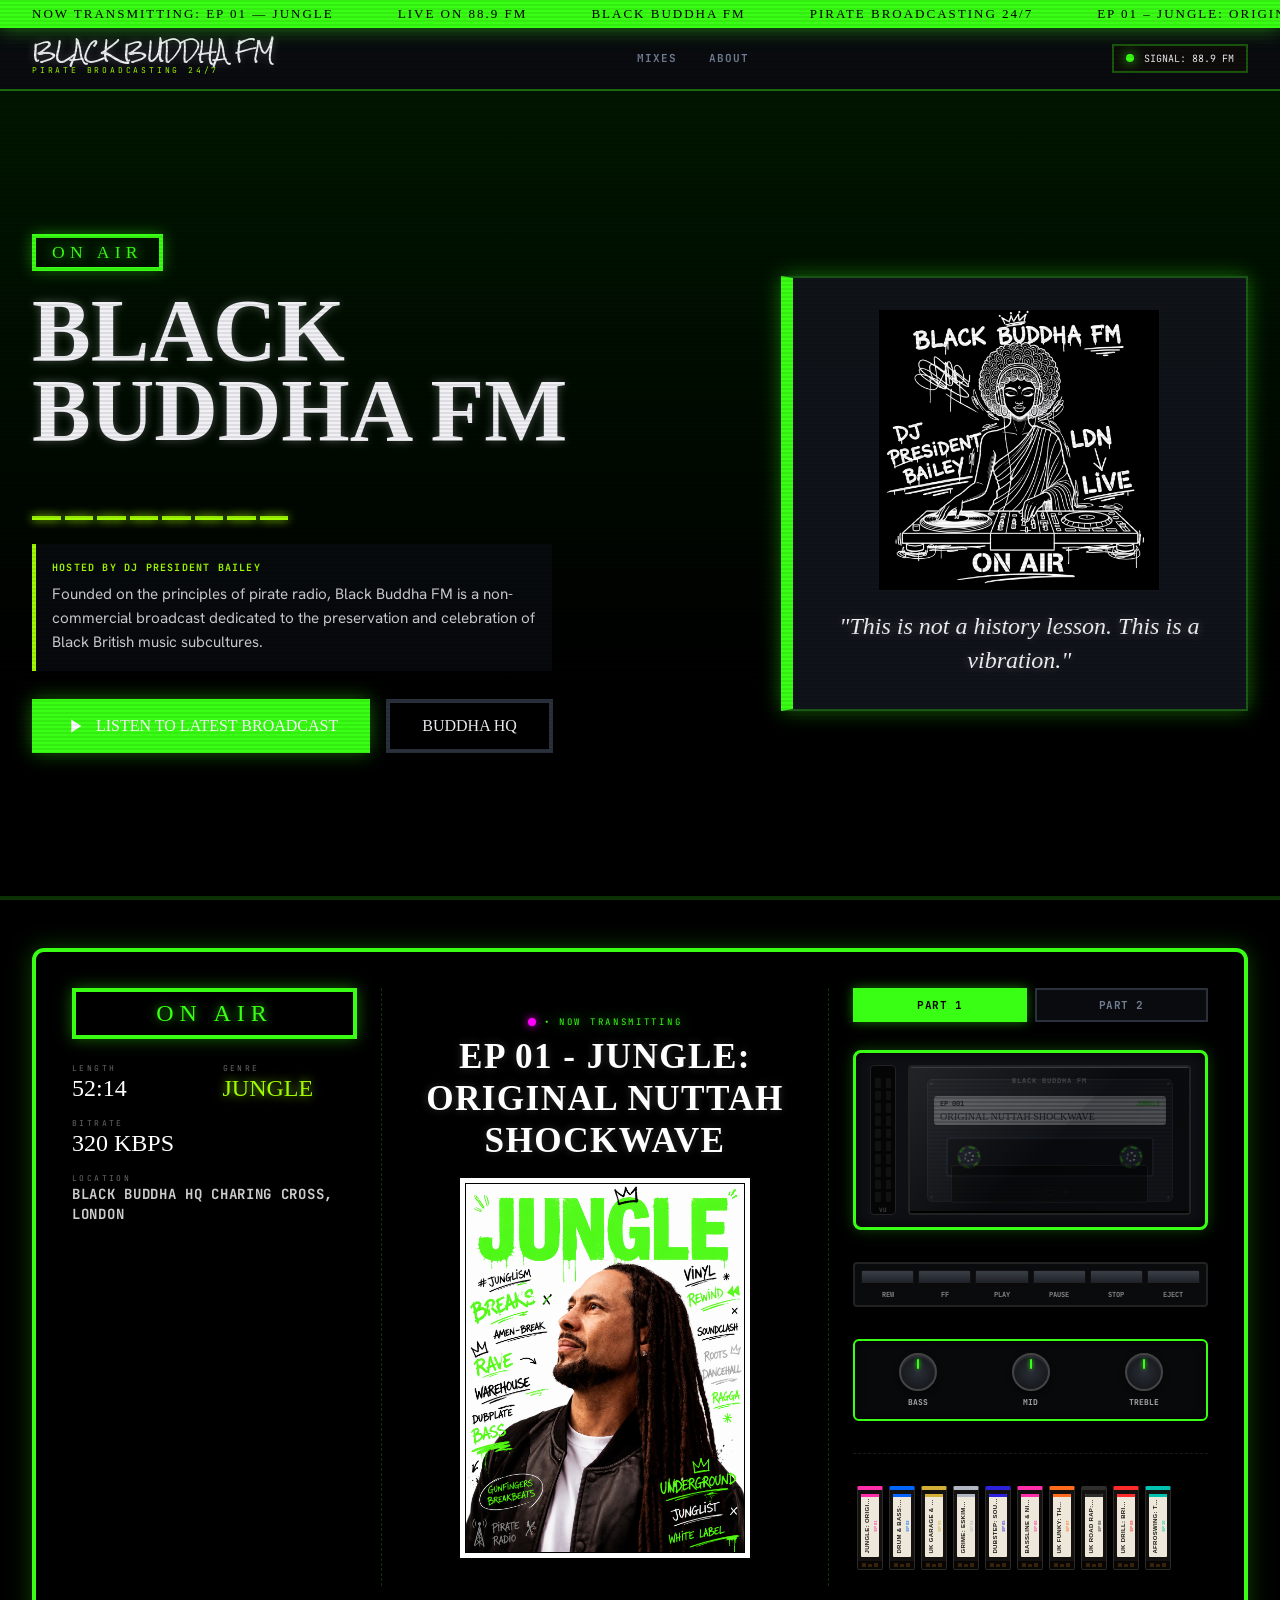
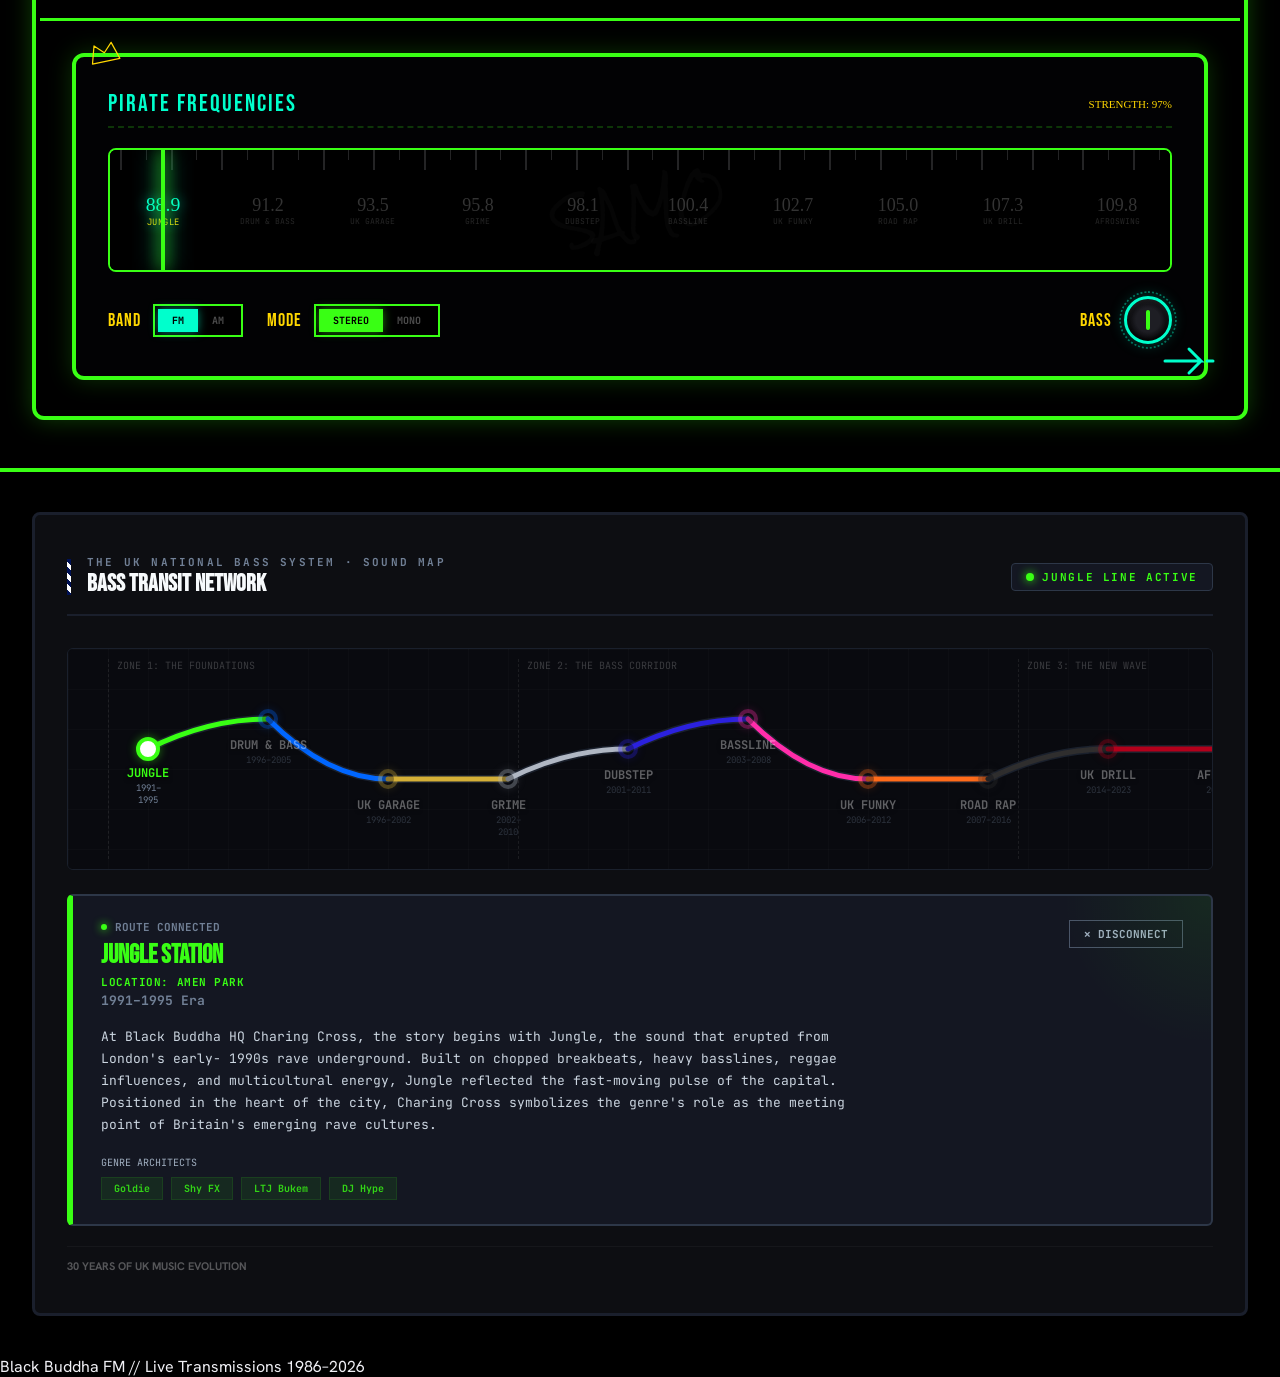
<file: index.html>
<!DOCTYPE html>
<html lang="en">

<head>
  <meta charset="utf-8">
  <meta name="viewport" content="width=device-width, initial-scale=1.0">
  <meta name="view-transition" content="same-origin">
  <title>BLACK BUDDHA FM | Black British Music</title>
  <link rel="preconnect" href="https://fonts.googleapis.com">
  <link rel="preconnect" href="https://fonts.gstatic.com" crossorigin>
  <link
    href="https://fonts.googleapis.com/css2?family=Permanent+Marker&family=Rock+Salt&family=JetBrains+Mono:wght@400;500;700&family=Hanken+Grotesk:wght@400;500;700&family=Bebas+Neue&display=swap"
    rel="stylesheet">
  <link rel="stylesheet" href="styles.css">
</head>

<body>
  <div class="crt"></div>

  <div class="ticker-wrap">
    <div class="ticker" id="ticker"></div>
  </div>

  <header>
    <div class="header-inner">
      <div class="logo-block">
        <span class="logo-name">BLACK BUDDHA FM</span>
        <span class="logo-sub">PIRATE BROADCASTING 24/7</span>
      </div>
      <nav id="main-nav" class="desktop-nav">
        <a href="episodes.html">Mixes</a>
        <a href="about.html">About</a>
      </nav>
      <div class="header-right">
        <div class="signal-badge">
          <span class="flicker"></span>
          <span id="signal-badge-text">SIGNAL: 93.5 FM</span>
        </div>
        <button class="nav-hamburger" id="nav-hamburger" aria-label="Toggle navigation" aria-expanded="false"
          aria-controls="mobile-drawer">
          <span></span><span></span><span></span>
        </button>
      </div>
    </div>
    <nav class="mobile-drawer" id="mobile-drawer" aria-hidden="true">
      <a href="episodes.html" class="mobile-drawer-link">Mixes</a>
      <a href="about.html" class="mobile-drawer-link" id="drawer-about-link">About</a>
    </nav>
  </header>

  <main>
    <section class="hero">
      <div class="hero-bg"></div>
      <div class="section-inner">
        <div class="hero-grid">
          <div class="hero-content">
            <div class="on-air-box"><span>ON AIR</span></div>
            <h1 class="hero-title">BLACK<br>BUDDHA FM</h1>
            <div class="waveform" id="hero-wave">
              <div class="wave-bar"></div>
              <div class="wave-bar"></div>
              <div class="wave-bar"></div>
              <div class="wave-bar"></div>
              <div class="wave-bar"></div>
              <div class="wave-bar"></div>
              <div class="wave-bar"></div>
              <div class="wave-bar"></div>
            </div>
            <div class="hero-desc">
              <span class="host-tag">Hosted by DJ President Bailey</span>
              Founded on the principles of pirate radio, Black Buddha FM is a non-commercial broadcast dedicated to the
              preservation and celebration of Black British music subcultures.
            </div>
            <div class="hero-btns">
              <button class="btn-primary" id="hero-play-btn">
                <svg width="22" height="22" viewBox="0 0 24 24" fill="currentColor">
                  <path d="M8 5v14l11-7z" />
                </svg>
                <span>LISTEN TO LATEST BROADCAST</span>
              </button>
              <a class="btn-outline" href="#player">BUDDHA HQ</a>
            </div>
          </div>

          <div class="tactical-monitor">
            <div class="monitor-logo-wrap">
              <img src="images/logo.png" alt="Black Buddha FM Logo" class="monitor-logo">
            </div>
            <div class="monitor-bio">
              <p class="about-quote">"This is not a history lesson. This is a vibration."</p>
            </div>
          </div>
        </div>
      </div>
    </section>

    <section id="player">
      <div class="section-inner">
        <div class="player-outer">
          <div class="player-inner">
            <div class="player-grid">

              <div class="player-column player-left">
                <div class="on-air-large"><span>ON AIR</span></div>
                <div class="stats-panel-layout">
                  <div class="stat-row">
                    <span class="stat-key">LENGTH</span>
                    <span class="stat-big" id="stat-length">52:14</span>
                  </div>
                  <div class="stat-row">
                    <span class="stat-key">GENRE</span>
                    <span class="stat-big stat-green" id="stat-genre">JUNGLE</span>
                  </div>
                  <div class="stat-row">
                    <span class="stat-key">BITRATE</span>
                    <span class="stat-big">320 KBPS</span>
                  </div>
                  <div class="stat-row full-width-stat">
                    <span class="stat-key">LOCATION</span>
                    <span class="stat-location" id="stat-location">BLACK BUDDHA HQ CHARING CROSS, LONDON</span>
                  </div>
                </div>
              </div>

              <div class="player-column player-center">
                <div class="now-tx-label">
                  <span class="flicker"
                    style="width:8px;height:8px;background:#ff00ff;box-shadow:0 0 8px #ff00ff;"></span>
                  • NOW TRANSMITTING
                </div>
                <h2 class="ep-title-custom" id="ep-title-custom">EP 01 - JUNGLE: ORIGINAL</h2>

                <div id="magazine-cover-mount" class="magazine-cover-mount" style="cursor: pointer;">
                </div>
              </div>

              <div class="player-column player-right">
                
                <!-- Tape Parts Selector -->
                <div class="tape-parts-selector" id="tape-parts-selector">
                  <button class="tape-part-btn active" data-part="1">PART 1</button>
                  <button class="tape-part-btn" data-part="2">PART 2</button>
                  <button class="tape-part-btn" id="tape-part-btn-3" data-part="3">PART 3</button>
                </div>
                
                <!-- Cassette Deck Assembly -->
                <div class="tape-deck-casing" id="tape-deck-casing">
                  
                  <!-- Left and Right Vertical VU Meters -->
                  <div class="stereo-vu-meters">
                    <div class="vu-meter" id="vu-meter-left">
                      <div class="vu-segment vu-peak"></div>
                      <div class="vu-segment vu-peak"></div>
                      <div class="vu-segment vu-high"></div>
                      <div class="vu-segment vu-high"></div>
                      <div class="vu-segment vu-mid"></div>
                      <div class="vu-segment vu-mid"></div>
                      <div class="vu-segment vu-low"></div>
                      <div class="vu-segment vu-low"></div>
                      <div class="vu-segment vu-low"></div>
                      <div class="vu-segment vu-low"></div>
                    </div>
                    <div class="vu-meter" id="vu-meter-right">
                      <div class="vu-segment vu-peak"></div>
                      <div class="vu-segment vu-peak"></div>
                      <div class="vu-segment vu-high"></div>
                      <div class="vu-segment vu-high"></div>
                      <div class="vu-segment vu-mid"></div>
                      <div class="vu-segment vu-mid"></div>
                      <div class="vu-segment vu-low"></div>
                      <div class="vu-segment vu-low"></div>
                      <div class="vu-segment vu-low"></div>
                      <div class="vu-segment vu-low"></div>
                    </div>
                    <div class="vu-label">VU</div>
                  </div>

                  <!-- Main Tape Pocket Window -->
                  <div class="tape-deck-window" id="tape-deck-window">
                    <!-- CRT/Static Line Filter Overlay -->
                    <div class="crt-scanlines"></div>
                    
                    <!-- Animated Cassette Tape Body -->
                    <div class="cassette-tape-wrap" id="cassette-tape-wrap">
                      <div class="cassette-body">
                        <div class="cassette-screws">
                          <span class="screw st-l"></span>
                          <span class="screw st-r"></span>
                          <span class="screw sb-l"></span>
                          <span class="screw sb-r"></span>
                        </div>
                        
                        <!-- Label on Cassette -->
                        <div class="cassette-label-plate">
                          <div class="cassette-ep-info">
                            <span class="lbl-ep" id="cassette-ep-label">EP 01</span>
                            <span class="lbl-genre" id="cassette-genre-label">JUNGLE</span>
                          </div>
                          <div class="cassette-station-title" id="cassette-title-label">JUNGLE SOUNDS</div>
                        </div>

                        <!-- Rotating Reels & Tape Spindles -->
                        <div class="cassette-window-cutout">
                          <div class="spindle-hub hub-left">
                            <div class="reel-spindle" id="reel-left">
                              <div class="spoke-lines"></div>
                            </div>
                            <div class="tape-reel-roll" id="tape-roll-left"></div>
                          </div>
                          <div class="spindle-hub hub-right">
                            <div class="reel-spindle" id="reel-right">
                              <div class="spoke-lines"></div>
                            </div>
                            <div class="tape-reel-roll" id="tape-roll-right"></div>
                          </div>
                        </div>
                        
                        <!-- Cassette Bottom Details -->
                        <div class="cassette-bottom-holes">
                          <span class="hole"></span>
                          <span class="hole-wide"></span>
                          <span class="hole"></span>
                        </div>
                      </div>
                    </div>

                    <!-- Mechanical Tape Door Lid overlay -->
                    <div class="tape-door-lid" id="tape-door-lid">
                      <div class="door-glass-reflection"></div>
                      <span class="door-brand">BLACK BUDDHA FM</span>
                      <div class="tape-door-window-cutout"></div>
                    </div>
                  </div>

                </div>

                <!-- Mechanical Tape Transport Keys -->
                <div class="tape-transport-panel">
                  <button class="transport-btn" id="t-btn-rew" title="Rewind 30s">
                    <span class="btn-phys"></span>
                    <span class="btn-cap">REW</span>
                  </button>
                  <button class="transport-btn" id="t-btn-ffw" title="Fast Forward 30s">
                    <span class="btn-phys"></span>
                    <span class="btn-cap">FF</span>
                  </button>
                  <button class="transport-btn" id="t-btn-play" title="Play">
                    <span class="btn-phys"></span>
                    <span class="btn-cap">PLAY</span>
                  </button>
                  <button class="transport-btn" id="t-btn-pause" title="Pause">
                    <span class="btn-phys"></span>
                    <span class="btn-cap">PAUSE</span>
                  </button>
                  <button class="transport-btn" id="t-btn-stop" title="Stop">
                    <span class="btn-phys"></span>
                    <span class="btn-cap">STOP</span>
                  </button>
                  <button class="transport-btn" id="t-btn-eject" title="Eject Tape">
                    <span class="btn-phys"></span>
                    <span class="btn-cap">EJECT</span>
                  </button>
                </div>

                <!-- Parametric EQ / Filter Dials -->
                <div class="tape-eq-panel">
                  <div class="eq-knob-wrapper">
                    <div class="eq-knob" id="knob-bass" data-param="bass">
                      <div class="knob-marker"></div>
                    </div>
                    <span class="knob-label">BASS</span>
                  </div>
                  <div class="eq-knob-wrapper">
                    <div class="eq-knob" id="knob-mid" data-param="mid">
                      <div class="knob-marker"></div>
                    </div>
                    <span class="knob-label">MID</span>
                  </div>
                  <div class="eq-knob-wrapper">
                    <div class="eq-knob" id="knob-treble" data-param="treble">
                      <div class="knob-marker"></div>
                    </div>
                    <span class="knob-label">TREBLE</span>
                  </div>
                </div>

                <div class="tape-shelf-container">
                  <div class="tape-shelf-row" id="cards-grid">
                  </div>
                </div>
              </div>

            </div>

            <div class="tuner-section">
              <svg class="crown-icon" viewBox="0 0 100 80">
                <path d="M10 70 L25 20 L50 45 L75 20 L90 70 Z M10 70 L90 70" fill="none" stroke-linecap="round"
                  stroke-linejoin="round" />
              </svg>

              <svg class="graffiti-arrow" viewBox="0 0 100 100">
                <path d="M10 50 L70 50 L50 30 M70 50 L50 70 M80 50 L90 50" stroke="#00ffcc" stroke-linecap="round"
                  fill="none" />
              </svg>

              <div class="tuner-header">
                <span class="tuner-label">PIRATE FREQUENCIES</span>
                <span class="tuner-strength" id="tuner-strength">STRENGTH: 97%</span>
              </div>
              <div class="tuner-display-wrapper">
                <div class="tuner-display" id="tuner-display">
                  <div class="tuner-ticks" id="tuner-ticks"></div>
                  <div class="tuner-stations-container" id="tuner-stations-container"></div>
                  <div class="tuner-needle" id="tuner-needle"></div>
                </div>
              </div>
              <div class="tuner-controls">
                <div class="tuner-ctrl-group">
                  <div class="ctrl-item">
                    <span class="ctrl-key">BAND</span>
                    <div class="btn-group" id="band-group">
                      <button class="btn-tab active-green">FM</button>
                      <button class="btn-tab">AM</button>
                    </div>
                  </div>
                  <div class="ctrl-item">
                    <span class="ctrl-key">MODE</span>
                    <div class="btn-group" id="mode-group">
                      <button class="btn-tab active-pink">STEREO</button>
                      <button class="btn-tab">MONO</button>
                    </div>
                  </div>
                </div>
                <div class="ctrl-item analog-dial-wrapper">
                  <span class="ctrl-key">BASS</span>
                  <div class="gain-knob" id="gain-knob">
                    <div class="knob-line" id="knob-line"></div>
                  </div>
                </div>
              </div>
            </div>

          </div>
        </div>
      </div>
    </section>

    <section class="archive-container">
      <div class="timeline-section-card">
        <div class="timeline-header">
          <div class="timeline-header-main">
            <div class="header-bar-indicator"></div>
            <div class="timeline-header-text">
              <div class="timeline-micro-label">THE UK NATIONAL BASS SYSTEM · SOUND MAP</div>
              <h2 class="timeline-title">Bass Transit Network</h2>
            </div>
          </div>
          <div class="timeline-status" id="timeline-radar-status">
            <div class="status-pulse-dot" id="radar-pulse"></div>
            <span id="radar-status-text">1991 → PRESENT</span>
          </div>
        </div>

        <div class="nodes-track-scroll-frame">
          <div class="nodes-track" id="nodes-track-wrap">
            <div class="tube-grid-bg"></div>

            <svg class="tube-lines-svg" id="tube-lines-svg-el">
            </svg>

            <div class="tube-zone-marker" style="left: 40px;">Zone 1: The Foundations</div>
            <div class="tube-zone-marker" style="left: 450px;">Zone 2: The Bass Corridor</div>
            <div class="tube-zone-marker" style="left: 950px;">Zone 3: The New Wave</div>

            <div class="tube-stations-container" id="tube-stations-mount">
            </div>
          </div>
        </div>

        <div id="info-panel-mount"></div>

        <div class="timeline-footer-actions">
          <span class="timeline-footer-note">30 YEARS OF UK MUSIC EVOLUTION</span>
          <button id="clear-signal-footer" class="info-close-btn" style="display: none;">CLEAR CONNECTION</button>
        </div>
      </div>
    </section>
  </main>

  <footer>
    <span class="footer-text">Black Buddha FM // Live Transmissions 1986&ndash;2026</span>
  </footer>

  <div id="magazine-modal" class="magazine-modal-overlay" role="dialog" aria-modal="true">
    <div class="magazine-modal-content">
      <button class="magazine-close-btn" id="magazine-close-btn">✕ CLOSE BOOKLET</button>
      <div class="booklet-scroll-container">
        <div class="booklet-container" id="booklet-container">
        </div>
      </div>
      <div class="booklet-nav-bar">
        <button class="booklet-nav-btn" id="booklet-prev-btn" disabled>← PREV PAGE</button>
        <span class="booklet-page-indicator" id="booklet-page-indicator">SPREAD 1 / 4</span>
        <button class="booklet-nav-btn" id="booklet-next-btn">NEXT PAGE →</button>
      </div>
    </div>
  </div>

  <script src="stations-data.js"></script>
  <script src="player.js" defer></script>
</body>

</html>
</file>
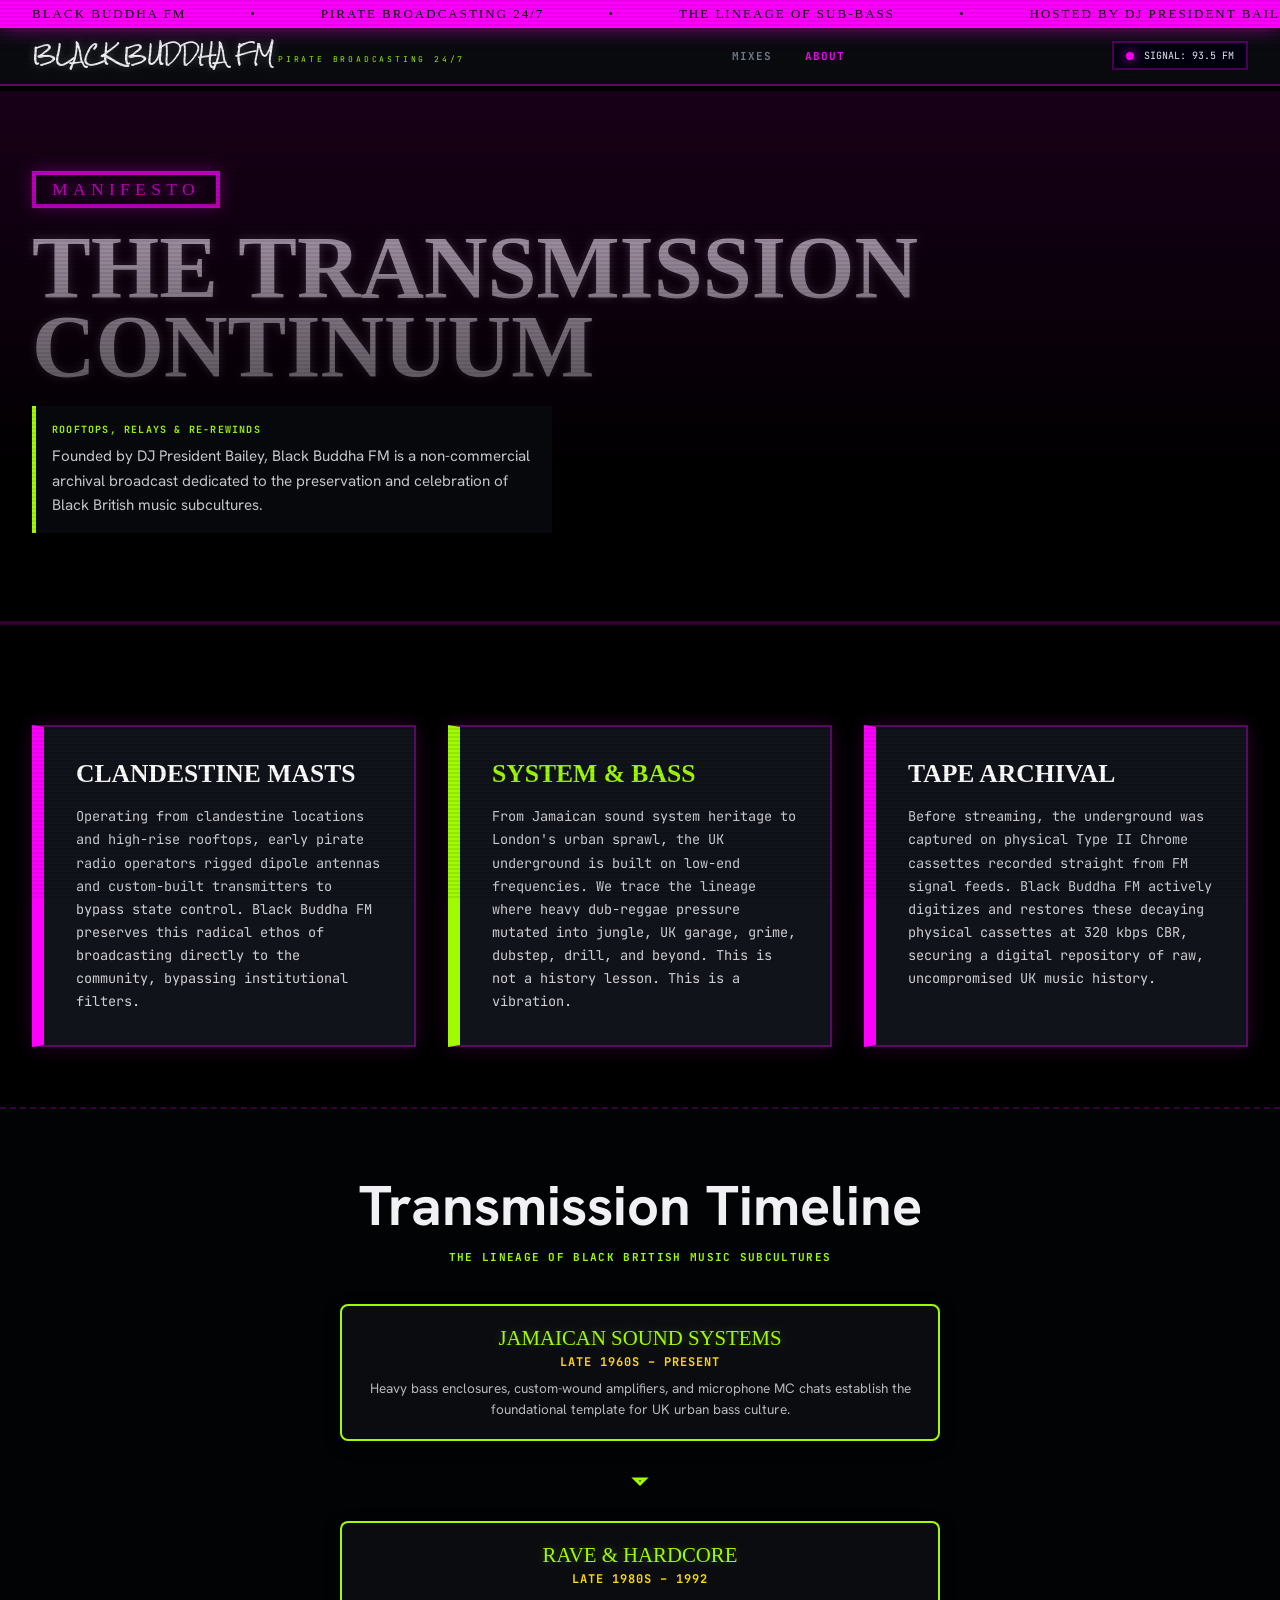
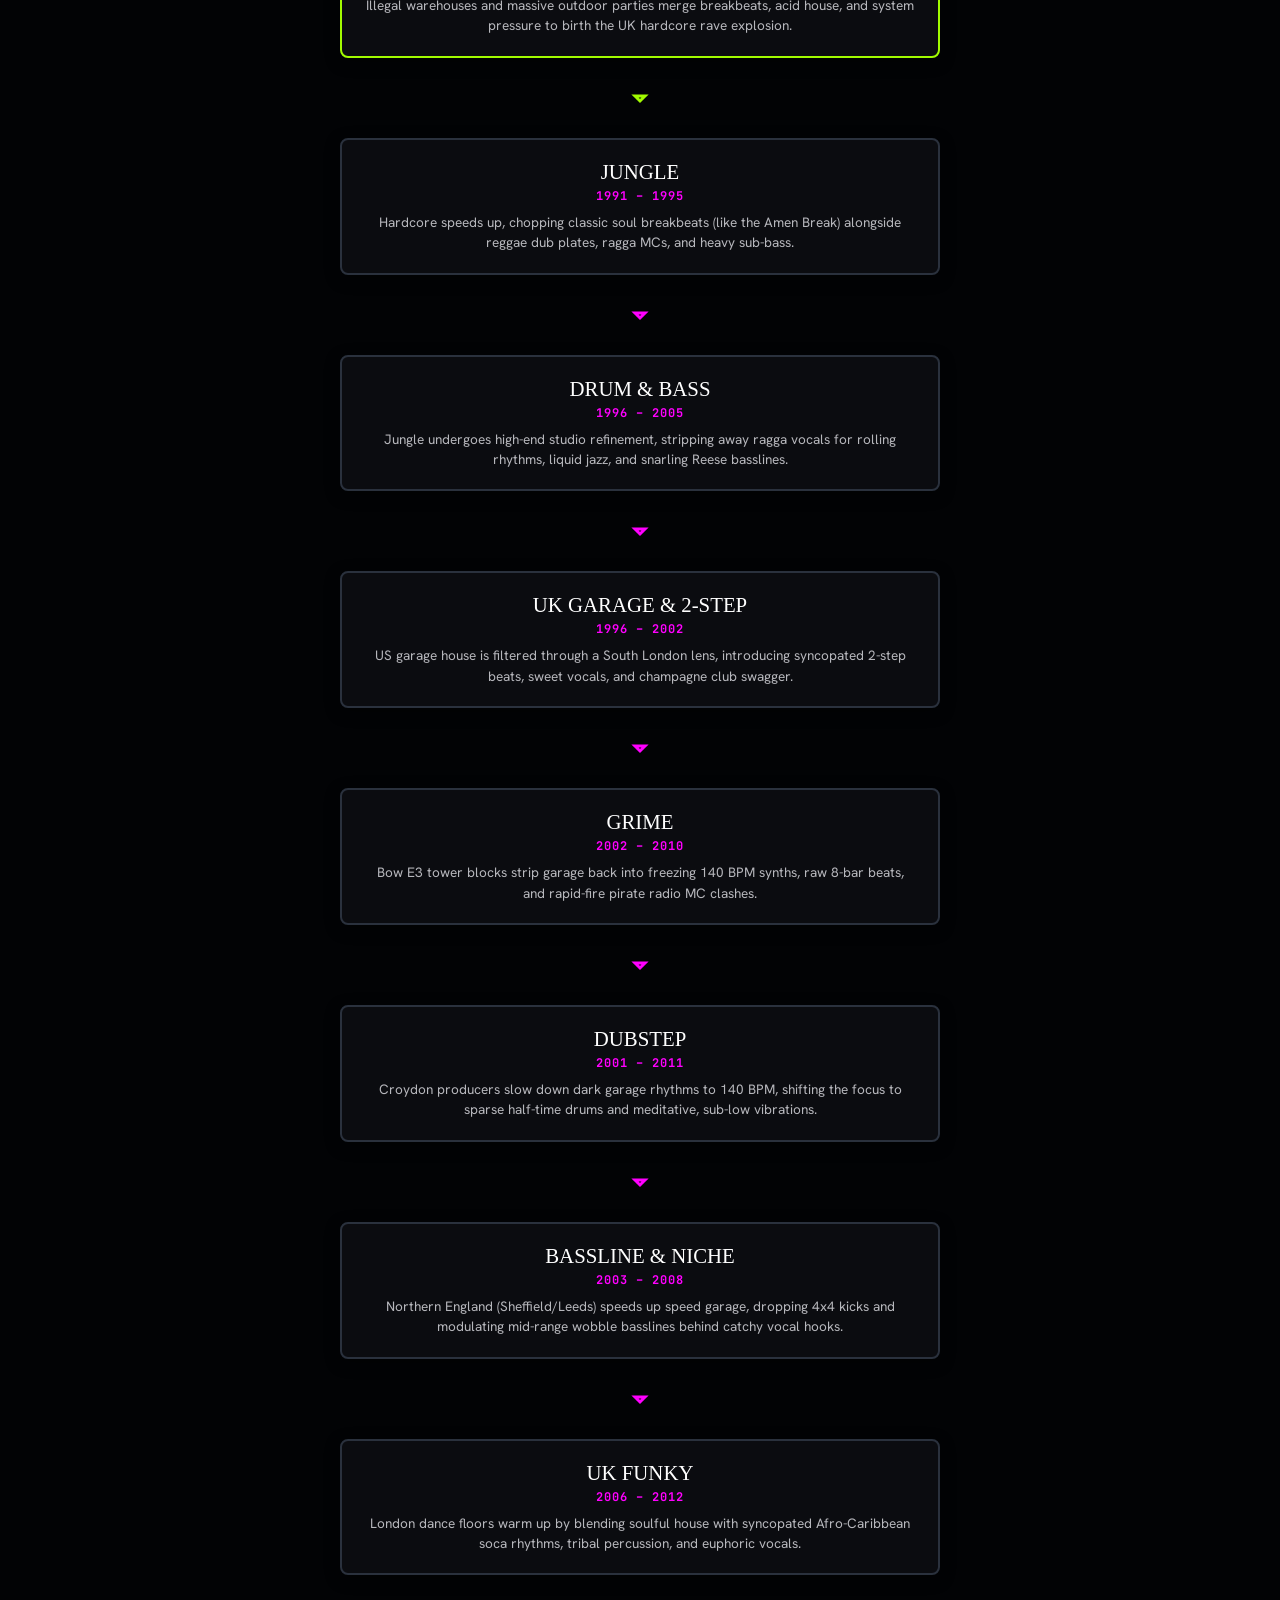
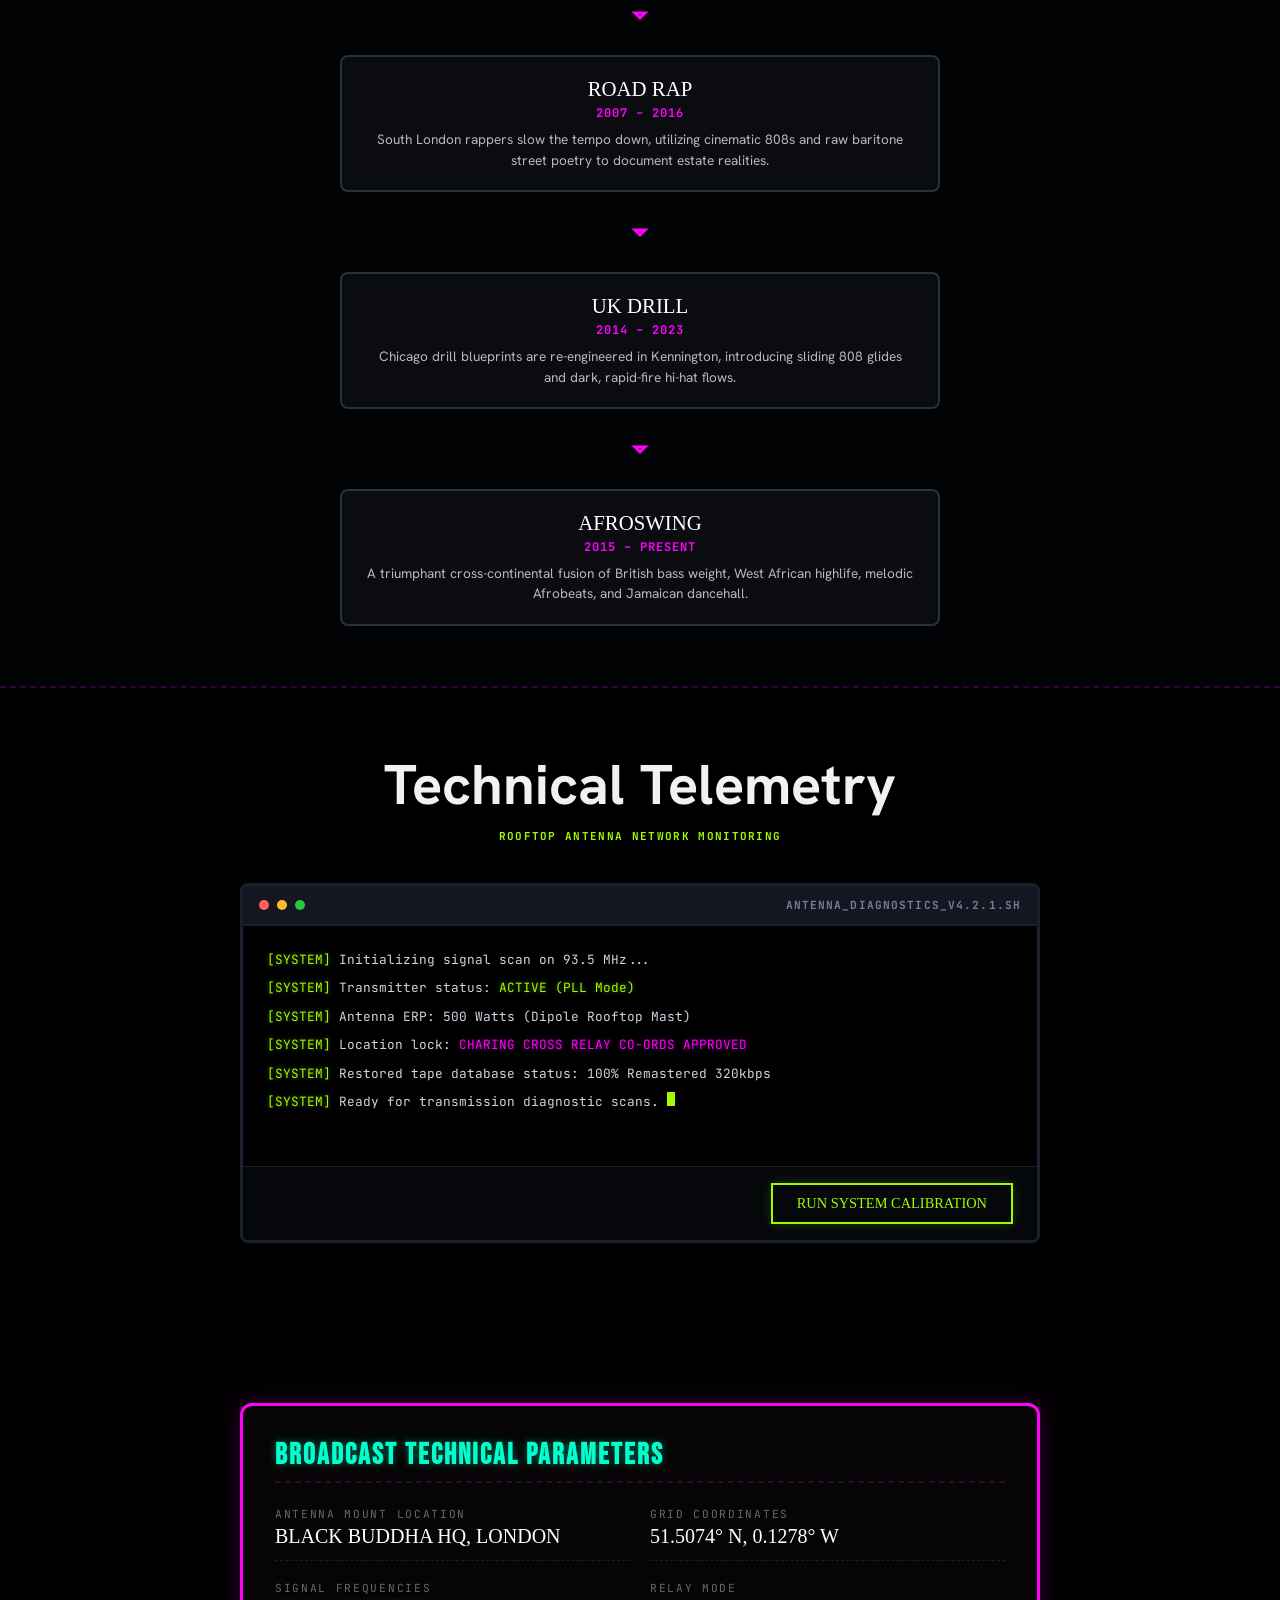
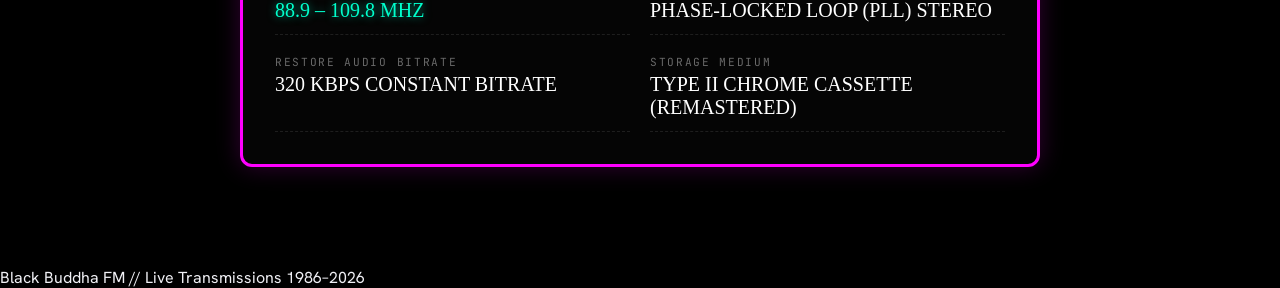
<file: about.html>
<!DOCTYPE html>
<html lang="en">

<head>
  <meta charset="utf-8">
  <meta name="viewport" content="width=device-width, initial-scale=1.0">
  <meta name="view-transition" content="same-origin">
  <title>BLACK BUDDHA FM | THE FREQUENCY MANIFESTO</title>
  <meta name="description" content="Founded on the principles of pirate radio, Black Buddha FM is a non-commercial archival broadcast dedicated to the preservation and celebration of Black British music subcultures.">
  <link rel="preconnect" href="https://fonts.googleapis.com">
  <link rel="preconnect" href="https://fonts.gstatic.com" crossorigin>
  <link
    href="https://fonts.googleapis.com/css2?family=Permanent+Marker&family=Rock+Salt&family=JetBrains+Mono:wght@400;500;700&family=Hanken+Grotesk:wght@400;500;700&family=Bebas+Neue&display=swap"
    rel="stylesheet">
  <link rel="stylesheet" href="styles.css">
  <link rel="stylesheet" href="about.css">
</head>

<body>
  <div class="crt"></div>

  <!-- Marquee Ticker -->
  <div class="ticker-wrap">
    <div class="ticker" id="ticker">
      <span>BLACK BUDDHA FM</span>
      <span>•</span>
      <span>PIRATE BROADCASTING 24/7</span>
      <span>•</span>
      <span>THE LINEAGE OF SUB-BASS</span>
      <span>•</span>
      <span>HOSTED BY DJ PRESIDENT BAILEY</span>
      <span>•</span>
      <span>30 YEARS OF BASS TRANSIT HISTORY</span>
      <span>•</span>
      <span>STAY LOCKED TO THE LINEAGE</span>
    </div>
  </div>

  <!-- Header -->
  <header>
    <div class="header-inner">
      <div class="logo-block">
        <a href="index.html" style="text-decoration: none; color: inherit;">
          <span class="logo-name">BLACK BUDDHA FM</span>
          <span class="logo-sub">PIRATE BROADCASTING 24/7</span>
        </a>
      </div>
      <nav id="main-nav" class="desktop-nav">
        <a href="episodes.html">Mixes</a>
        <a href="about.html" class="active" style="color: var(--neon-pink);">About</a>
      </nav>
      <div class="header-right">
        <div class="signal-badge">
          <span class="flicker"></span>
          <span id="signal-badge-text">SIGNAL: 93.5 FM</span>
        </div>
        <button class="nav-hamburger" id="nav-hamburger" aria-label="Toggle navigation" aria-expanded="false" aria-controls="mobile-drawer">
          <span></span><span></span><span></span>
        </button>
      </div>
    </div>
    <nav class="mobile-drawer" id="mobile-drawer" aria-hidden="true">
      <a href="episodes.html" class="mobile-drawer-link">Mixes</a>
      <a href="about.html" class="mobile-drawer-link" id="drawer-about-link" style="color: var(--neon-pink);">About</a>
    </nav>
  </header>

  <main>
    <!-- About Hero Section -->
    <section class="about-hero hero">
      <div class="hero-bg"></div>
      <div class="section-inner">
        <div class="hero-content">
          <div class="on-air-box"><span>MANIFESTO</span></div>
          <h1 class="hero-title">THE TRANSMISSION<br>CONTINUUM</h1>
          <div class="hero-desc">
            <span class="host-tag">Rooftops, Relays & Re-Rewinds</span>
            Founded by DJ President Bailey, Black Buddha FM is a non-commercial archival broadcast dedicated to the preservation and celebration of Black British music subcultures.
          </div>
        </div>
      </div>
    </section>

    <!-- Manifesto Core Grid -->
    <section class="manifesto-section">
      <div class="section-inner">
        <div class="manifesto-grid">
          <div class="manifesto-card">
            <h2 class="manifesto-card-title">Clandestine Masts</h2>
            <p class="manifesto-card-desc">
              Operating from clandestine locations and high-rise rooftops, early pirate radio operators rigged dipole antennas and custom-built transmitters to bypass state control. Black Buddha FM preserves this radical ethos of broadcasting directly to the community, bypassing institutional filters.
            </p>
          </div>
          <div class="manifesto-card alt-border">
            <h2 class="manifesto-card-title" style="color: var(--neon-green);">System & Bass</h2>
            <p class="manifesto-card-desc">
              From Jamaican sound system heritage to London's urban sprawl, the UK underground is built on low-end frequencies. We trace the lineage where heavy dub-reggae pressure mutated into jungle, UK garage, grime, dubstep, drill, and beyond. This is not a history lesson. This is a vibration.
            </p>
          </div>
          <div class="manifesto-card">
            <h2 class="manifesto-card-title">Tape Archival</h2>
            <p class="manifesto-card-desc">
              Before streaming, the underground was captured on physical Type II Chrome cassettes recorded straight from FM signal feeds. Black Buddha FM actively digitizes and restores these decaying physical cassettes at 320 kbps CBR, securing a digital repository of raw, uncompromised UK music history.
            </p>
          </div>
        </div>
      </div>
    </section>

    <!-- Transmission Timeline Section -->
    <section class="timeline-section">
      <div class="section-inner">
        <div style="text-align: center; margin-bottom: 20px;">
          <h2 class="hero-title" style="font-size: clamp(2rem, 6vw, 3.5rem); margin-bottom: 8px;">Transmission Timeline</h2>
          <p class="host-tag" style="font-size: 11px;">The Lineage of Black British Music Subcultures</p>
        </div>

        <div class="timeline-vertical">
          <!-- Step 1 -->
          <div class="timeline-step special-root">
            <div class="timeline-step-header">
              <span class="timeline-step-title">Jamaican Sound Systems</span>
              <span class="timeline-step-era">Late 1960s – Present</span>
            </div>
            <p class="timeline-step-desc">
              Heavy bass enclosures, custom-wound amplifiers, and microphone MC chats establish the foundational template for UK urban bass culture.
            </p>
          </div>

          <div class="timeline-arrow alt">
            <svg viewBox="0 0 24 24"><path d="M7 10l5 5 5-5H7z" /></svg>
          </div>

          <!-- Step 2 -->
          <div class="timeline-step special-root">
            <div class="timeline-step-header">
              <span class="timeline-step-title">Rave & Hardcore</span>
              <span class="timeline-step-era">Late 1980s – 1992</span>
            </div>
            <p class="timeline-step-desc">
              Illegal warehouses and massive outdoor parties merge breakbeats, acid house, and system pressure to birth the UK hardcore rave explosion.
            </p>
          </div>

          <div class="timeline-arrow alt">
            <svg viewBox="0 0 24 24"><path d="M7 10l5 5 5-5H7z" /></svg>
          </div>

          <!-- Step 3 -->
          <div class="timeline-step">
            <div class="timeline-step-header">
              <span class="timeline-step-title">Jungle</span>
              <span class="timeline-step-era">1991 – 1995</span>
            </div>
            <p class="timeline-step-desc">
              Hardcore speeds up, chopping classic soul breakbeats (like the Amen Break) alongside reggae dub plates, ragga MCs, and heavy sub-bass.
            </p>
          </div>

          <div class="timeline-arrow">
            <svg viewBox="0 0 24 24"><path d="M7 10l5 5 5-5H7z" /></svg>
          </div>

          <!-- Step 4 -->
          <div class="timeline-step">
            <div class="timeline-step-header">
              <span class="timeline-step-title">Drum & Bass</span>
              <span class="timeline-step-era">1996 – 2005</span>
            </div>
            <p class="timeline-step-desc">
              Jungle undergoes high-end studio refinement, stripping away ragga vocals for rolling rhythms, liquid jazz, and snarling Reese basslines.
            </p>
          </div>

          <div class="timeline-arrow">
            <svg viewBox="0 0 24 24"><path d="M7 10l5 5 5-5H7z" /></svg>
          </div>

          <!-- Step 5 -->
          <div class="timeline-step">
            <div class="timeline-step-header">
              <span class="timeline-step-title">UK Garage & 2-Step</span>
              <span class="timeline-step-era">1996 – 2002</span>
            </div>
            <p class="timeline-step-desc">
              US garage house is filtered through a South London lens, introducing syncopated 2-step beats, sweet vocals, and champagne club swagger.
            </p>
          </div>

          <div class="timeline-arrow">
            <svg viewBox="0 0 24 24"><path d="M7 10l5 5 5-5H7z" /></svg>
          </div>

          <!-- Step 6 -->
          <div class="timeline-step">
            <div class="timeline-step-header">
              <span class="timeline-step-title">Grime</span>
              <span class="timeline-step-era">2002 – 2010</span>
            </div>
            <p class="timeline-step-desc">
              Bow E3 tower blocks strip garage back into freezing 140 BPM synths, raw 8-bar beats, and rapid-fire pirate radio MC clashes.
            </p>
          </div>

          <div class="timeline-arrow">
            <svg viewBox="0 0 24 24"><path d="M7 10l5 5 5-5H7z" /></svg>
          </div>

          <!-- Step 7 -->
          <div class="timeline-step">
            <div class="timeline-step-header">
              <span class="timeline-step-title">Dubstep</span>
              <span class="timeline-step-era">2001 – 2011</span>
            </div>
            <p class="timeline-step-desc">
              Croydon producers slow down dark garage rhythms to 140 BPM, shifting the focus to sparse half-time drums and meditative, sub-low vibrations.
            </p>
          </div>

          <div class="timeline-arrow">
            <svg viewBox="0 0 24 24"><path d="M7 10l5 5 5-5H7z" /></svg>
          </div>

          <!-- Step 8 -->
          <div class="timeline-step">
            <div class="timeline-step-header">
              <span class="timeline-step-title">Bassline & Niche</span>
              <span class="timeline-step-era">2003 – 2008</span>
            </div>
            <p class="timeline-step-desc">
              Northern England (Sheffield/Leeds) speeds up speed garage, dropping 4x4 kicks and modulating mid-range wobble basslines behind catchy vocal hooks.
            </p>
          </div>

          <div class="timeline-arrow">
            <svg viewBox="0 0 24 24"><path d="M7 10l5 5 5-5H7z" /></svg>
          </div>

          <!-- Step 9 -->
          <div class="timeline-step">
            <div class="timeline-step-header">
              <span class="timeline-step-title">UK Funky</span>
              <span class="timeline-step-era">2006 – 2012</span>
            </div>
            <p class="timeline-step-desc">
              London dance floors warm up by blending soulful house with syncopated Afro-Caribbean soca rhythms, tribal percussion, and euphoric vocals.
            </p>
          </div>

          <div class="timeline-arrow">
            <svg viewBox="0 0 24 24"><path d="M7 10l5 5 5-5H7z" /></svg>
          </div>

          <!-- Step 10 -->
          <div class="timeline-step">
            <div class="timeline-step-header">
              <span class="timeline-step-title">Road Rap</span>
              <span class="timeline-step-era">2007 – 2016</span>
            </div>
            <p class="timeline-step-desc">
              South London rappers slow the tempo down, utilizing cinematic 808s and raw baritone street poetry to document estate realities.
            </p>
          </div>

          <div class="timeline-arrow">
            <svg viewBox="0 0 24 24"><path d="M7 10l5 5 5-5H7z" /></svg>
          </div>

          <!-- Step 11 -->
          <div class="timeline-step">
            <div class="timeline-step-header">
              <span class="timeline-step-title">UK Drill</span>
              <span class="timeline-step-era">2014 – 2023</span>
            </div>
            <p class="timeline-step-desc">
              Chicago drill blueprints are re-engineered in Kennington, introducing sliding 808 glides and dark, rapid-fire hi-hat flows.
            </p>
          </div>

          <div class="timeline-arrow">
            <svg viewBox="0 0 24 24"><path d="M7 10l5 5 5-5H7z" /></svg>
          </div>

          <!-- Step 12 -->
          <div class="timeline-step">
            <div class="timeline-step-header">
              <span class="timeline-step-title">Afroswing</span>
              <span class="timeline-step-era">2015 – Present</span>
            </div>
            <p class="timeline-step-desc">
              A triumphant cross-continental fusion of British bass weight, West African highlife, melodic Afrobeats, and Jamaican dancehall.
            </p>
          </div>
        </div>
      </div>
    </section>

    <!-- Terminal Diagnostics Console Section -->
    <section class="terminal-section">
      <div class="section-inner">
        <div style="text-align: center; margin-bottom: 20px;">
          <h2 class="hero-title" style="font-size: clamp(2rem, 6vw, 3.5rem); margin-bottom: 8px;">Technical Telemetry</h2>
          <p class="host-tag" style="font-size: 11px;">Rooftop Antenna Network Monitoring</p>
        </div>

        <div class="terminal-panel">
          <div class="terminal-header">
            <div class="terminal-dots">
              <span class="dot red"></span>
              <span class="dot yellow"></span>
              <span class="dot green"></span>
            </div>
            <span class="terminal-title">ANTENNA_DIAGNOSTICS_V4.2.1.SH</span>
          </div>
          <div class="terminal-body" id="terminal-body">
            <div class="terminal-line"><span class="text-green">[SYSTEM]</span> Initializing signal scan on 93.5 MHz...</div>
            <div class="terminal-line"><span class="text-green">[SYSTEM]</span> Transmitter status: <span class="text-green">ACTIVE (PLL Mode)</span></div>
            <div class="terminal-line"><span class="text-green">[SYSTEM]</span> Antenna ERP: 500 Watts (Dipole Rooftop Mast)</div>
            <div class="terminal-line"><span class="text-green">[SYSTEM]</span> Location lock: <span class="text-pink">CHARING CROSS RELAY CO-ORDS APPROVED</span></div>
            <div class="terminal-line"><span class="text-green">[SYSTEM]</span> Restored tape database status: 100% Remastered 320kbps</div>
            <div class="terminal-line"><span class="text-green">[SYSTEM]</span> Ready for transmission diagnostic scans. <span class="terminal-cursor"></span></div>
          </div>
          <div class="terminal-controls">
            <button class="btn-terminal" id="btn-terminal-run">RUN SYSTEM CALIBRATION</button>
          </div>
        </div>
      </div>
    </section>

    <!-- Technical Spec panel Section -->
    <section class="tech-spec-section">
      <div class="section-inner">
        <div class="tech-spec-panel">
          <h2 class="tech-spec-title">BROADCAST TECHNICAL PARAMETERS</h2>
          <div class="tech-spec-grid">
            <div class="tech-spec-item">
              <span class="tech-spec-key">Antenna Mount Location</span>
              <span class="tech-spec-val">Black Buddha HQ, London</span>
            </div>
            <div class="tech-spec-item">
              <span class="tech-spec-key">Grid Coordinates</span>
              <span class="tech-spec-val">51.5074° N, 0.1278° W</span>
            </div>
            <div class="tech-spec-item">
              <span class="tech-spec-key">Signal Frequencies</span>
              <span class="tech-spec-val active-cyan">88.9 – 109.8 MHz</span>
            </div>
            <div class="tech-spec-item">
              <span class="tech-spec-key">Relay Mode</span>
              <span class="tech-spec-val">Phase-Locked Loop (PLL) Stereo</span>
            </div>
            <div class="tech-spec-item">
              <span class="tech-spec-key">Restore Audio Bitrate</span>
              <span class="tech-spec-val">320 KBPS Constant Bitrate</span>
            </div>
            <div class="tech-spec-item">
              <span class="tech-spec-key">Storage Medium</span>
              <span class="tech-spec-val">Type II Chrome Cassette (Remastered)</span>
            </div>
          </div>
        </div>
      </div>
    </section>
  </main>

  <!-- Footer -->
  <footer>
    <span class="footer-text">Black Buddha FM // Live Transmissions 1986&ndash;2026</span>
  </footer>

  <script>
    // Mobile Navigation Drawer Toggle Action
    const navHamburger = document.getElementById('nav-hamburger');
    const mobileDrawer = document.getElementById('mobile-drawer');

    if (navHamburger && mobileDrawer) {
      navHamburger.addEventListener('click', () => {
        const isExpanded = navHamburger.getAttribute('aria-expanded') === 'true';
        navHamburger.setAttribute('aria-expanded', !isExpanded);
        mobileDrawer.setAttribute('aria-hidden', isExpanded);
      });

      // Auto collapse menu drawer panel when links are clicked
      document.querySelectorAll('.mobile-drawer-link').forEach(link => {
        link.addEventListener('click', () => {
          navHamburger.setAttribute('aria-expanded', 'false');
          mobileDrawer.setAttribute('aria-hidden', 'true');
        });
      });
    }

    // Interactive Terminal Diagnostic Animation
    const btnRun = document.getElementById('btn-terminal-run');
    const terminalBody = document.getElementById('terminal-body');

    const scanLines = [
      { text: "[SYSTEM] Restarting calibration sequences...", type: "green" },
      { text: "[STATUS] Killing existing connections to masts...", type: "pink" },
      { text: "[DIAG] Scanning frequency ranges: 88.0 - 110.0 MHz...", type: "gold" },
      { text: "[SIGNAL] Found Jungle Relay: 88.9 MHz (Amen Park, SNR: 45dB) - OK", type: "green" },
      { text: "[SIGNAL] Found Drum & Bass Relay: 91.2 MHz (Sub Pressure, SNR: 44dB) - OK", type: "green" },
      { text: "[SIGNAL] Found UK Garage Relay: 93.5 MHz (Champagne Sq, SNR: 49dB) - OK", type: "green" },
      { text: "[SIGNAL] Found Grime Relay: 95.8 MHz (Eskimo Central, SNR: 42dB) - OK", type: "green" },
      { text: "[SIGNAL] Found Dubstep Relay: 98.1 MHz (Croydon South, SNR: 41dB) - OK", type: "green" },
      { text: "[SIGNAL] Found Bassline Relay: 100.4 MHz (Sheffield Exc, SNR: 38dB) - OK", type: "green" },
      { text: "[SIGNAL] Found UK Funky Relay: 102.7 MHz (Tribal Sq, SNR: 43dB) - OK", type: "green" },
      { text: "[SIGNAL] Found Road Rap Relay: 105.0 MHz (Roadman Jnc, SNR: 46dB) - OK", type: "green" },
      { text: "[SIGNAL] Found UK Drill Relay: 107.3 MHz (Brixton Cent, SNR: 47dB) - OK", type: "green" },
      { text: "[SIGNAL] Found Afroswing Relay: 109.8 MHz (Summer Hts, SNR: 48dB) - OK", type: "green" },
      { text: "[STATUS] Synchronizing mast telemetry coordinates...", type: "pink" },
      { text: "[STATUS] Testing 320kbps cassette database stream links...", type: "gold" },
      { text: "[SYSTEM] ALL RELAYS ACTIVE. SIGNAL CALIBRATION COMPLETE.", type: "green" },
      { text: "[SYSTEM] Status code: 200 OK. Ready to transmit. Undercover masters lock.", type: "green" }
    ];

    let typingTimeout;

    if (btnRun && terminalBody) {
      btnRun.addEventListener('click', () => {
        if (btnRun.disabled) return;
        btnRun.disabled = true;
        btnRun.textContent = "CALIBRATING...";
        
        // Clear terminal
        terminalBody.innerHTML = "";
        
        let index = 0;
        
        function typeNextLine() {
          if (index < scanLines.length) {
            const line = scanLines[index];
            const div = document.createElement('div');
            div.className = "terminal-line";
            
            const badge = document.createElement('span');
            if (line.type === 'green') {
              badge.className = 'text-green';
            } else if (line.type === 'pink') {
              badge.className = 'text-pink';
            } else if (line.type === 'gold') {
              badge.className = 'text-gold';
            }
            
            // Extract the tag like [SYSTEM], [STATUS], [DIAG], [SIGNAL]
            const tagMatch = line.text.match(/^(\[[A-Z]+\])\s(.*)/);
            if (tagMatch) {
              badge.textContent = tagMatch[1];
              div.appendChild(badge);
              
              const contentText = document.createTextNode(" " + tagMatch[2]);
              div.appendChild(contentText);
            } else {
              div.textContent = line.text;
            }
            
            terminalBody.appendChild(div);
            terminalBody.scrollTop = terminalBody.scrollHeight;
            
            index++;
            typingTimeout = setTimeout(typeNextLine, 250);
          } else {
            // Append cursor line
            const cursorDiv = document.createElement('div');
            cursorDiv.className = "terminal-line";
            cursorDiv.innerHTML = '<span class="text-green">[SYSTEM]</span> Telemetry locked. System running. <span class="terminal-cursor"></span>';
            terminalBody.appendChild(cursorDiv);
            terminalBody.scrollTop = terminalBody.scrollHeight;
            
            btnRun.disabled = false;
            btnRun.textContent = "RUN SYSTEM CALIBRATION";
          }
        }
        
        typeNextLine();
      });
    }

    // Scroll-aware Header & Ticker
    window.addEventListener('scroll', () => {
      const ticker = document.querySelector('.ticker-wrap');
      const header = document.querySelector('header');
      if (window.scrollY > 40) {
        ticker?.classList.add('scrolled');
        header?.classList.add('scrolled');
      } else {
        ticker?.classList.remove('scrolled');
        header?.classList.remove('scrolled');
      }
    });

    // Feature 4: JS-driven glitch page transitions
    const transOverlay = document.createElement('div');
    transOverlay.className = 'page-transition-overlay';
    document.body.appendChild(transOverlay);

    document.body.classList.add('glitch-entering');
    document.body.addEventListener('animationend', function handler(e) {
      if (e.animationName === 'glitch-in') {
        document.body.classList.remove('glitch-entering');
        document.body.removeEventListener('animationend', handler);
      }
    });

    document.querySelectorAll('a[href]').forEach(link => {
      const href = link.getAttribute('href');
      if (!href || href.startsWith('#') || href.startsWith('http') || href.startsWith('mailto:')) return;
      link.addEventListener('click', e => {
        e.preventDefault();
        const target = link.href;
        document.body.style.animation = 'glitch-out 0.3s cubic-bezier(0.4, 0, 0.2, 1) forwards';
        transOverlay.style.opacity = '1';
        transOverlay.style.background = '#000';
        setTimeout(() => { window.location.href = target; }, 280);
      });
    });
  </script>
</body>

</html>
</file>
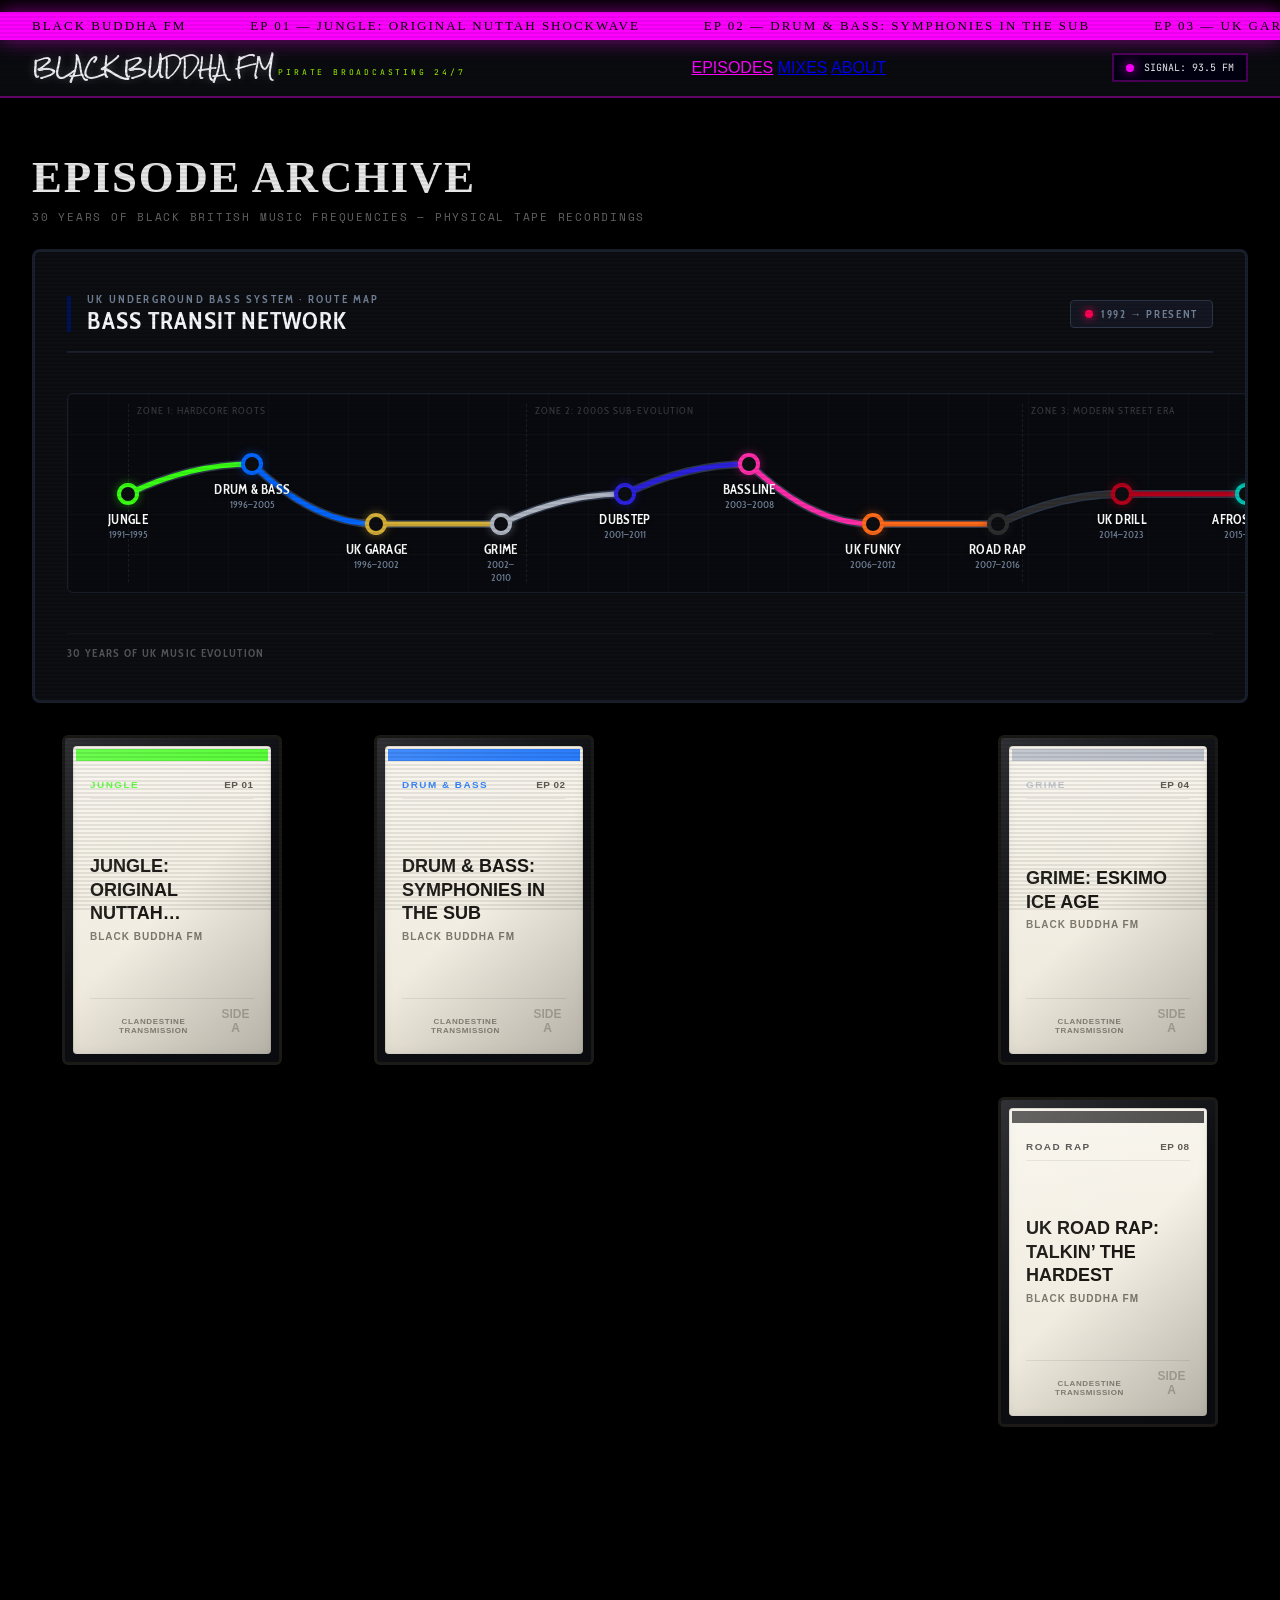
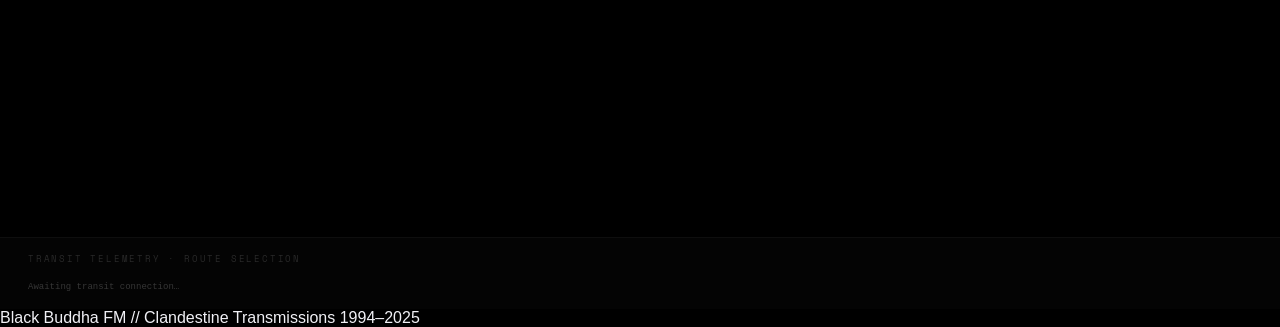
<file: episodes.html>
<!DOCTYPE html>
<html lang="en">

<head>
  <meta charset="utf-8">
  <meta name="viewport" content="width=device-width, initial-scale=1.0">
  <meta name="view-transition" content="same-origin">
  <title>BLACK BUDDHA FM | TUBE LINE ARCHIVE</title>
  <link rel="preconnect" href="https://fonts.googleapis.com">
  <link rel="preconnect" href="https://fonts.gstatic.com" crossorigin>
  <link
    href="https://fonts.googleapis.com/css2?family=Cabin+Condensed:wght@500;700&family=Permanent+Marker&family=Rock+Salt&family=JetBrains+Mono:wght@400;700&family=Space+Mono:wght@400;700&family=IBM+Plex+Mono:wght@400;500&display=swap"
    rel="stylesheet">
  <link rel="stylesheet" href="styles.css">
  <link rel="stylesheet" href="episodes.css">
</head>

<body>
  <div class="crt"></div>

  <!-- Ticker -->
  <div class="ticker-wrap">
    <div class="ticker" id="ticker">
      <span>BLACK BUDDHA FM</span>
      <span>EP 01 — JUNGLE: ORIGINAL NUTTAH SHOCKWAVE</span>
      <span>EP 02 — DRUM &amp; BASS: SYMPHONIES IN THE SUB</span>
      <span>EP 03 — UK GARAGE &amp; 2-STEP: THE CHAMPAGNE SHUFFLE</span>
      <span>EP 04 — GRIME: ESKIMO ICE AGE</span>
      <span>EP 05 — DUBSTEP: SOUTH OF THE RIVER SHADOWS</span>
      <span>EP 06 — BASSLINE &amp; NICHE: UP THE M1 MOTORWAY</span>
      <span>EP 07 — UK FUNKY: THE TRIBAL SHIFT</span>
      <span>EP 08 — UK ROAD RAP: TALKIN’ THE HARDEST</span>
      <span>EP 09 — UK DRILL: BRIXTON BLUEPRINT</span>
      <span>EP 10 — AFROSWING: TRANSATLANTIC ROYALTY</span>
      <span>30 YEARS OF BLACK BRITISH MUSIC</span>
    </div>
  </div>

  <!-- Header -->
  <header>
    <div class="header-inner">
      <div class="logo-block">
        <a href="index.html" style="text-decoration: none; color: inherit;">
          <span class="logo-name">BLACK BUDDHA FM</span>
          <span class="logo-sub">PIRATE BROADCASTING 24/7</span>
        </a>
      </div>
      <nav>
        <a href="episodes.html" class="active" style="color: var(--neon-pink);">EPISODES</a>
        <a href="index.html#player">MIXES</a>
        <a href="about.html">ABOUT</a>
      </nav>
      <div class="signal-badge">
        <span class="flicker"></span>
        <span>SIGNAL: 93.5 FM</span>
      </div>
    </div>
  </header>

  <main style="padding-top: 12px;">
    <section class="archive-container">
      <div class="archive-title-section">
        <h1 class="archive-page-title">EPISODE ARCHIVE</h1>
        <p class="archive-page-subtitle">30 Years of Black British Music Frequencies — physical tape recordings</p>
      </div>

      <!-- Timeline evolution Tube Map Card -->
      <div class="timeline-section-card">
        <div class="timeline-header">
          <div style="display: flex; align-items: center;">
            <div class="header-bar-indicator"></div>
            <div class="timeline-header-text">
              <div class="timeline-micro-label">UK UNDERGROUND BASS SYSTEM · ROUTE MAP</div>
              <h2 class="timeline-title">Bass Transit Network</h2>
            </div>
          </div>
          <div class="timeline-status" id="timeline-radar-status">
            <div class="status-pulse-dot" id="radar-pulse"></div>
            <span id="radar-status-text">1992 → PRESENT</span>
          </div>
        </div>

        <!-- London Underground Tube Map Nodes Track -->
        <div class="nodes-track" id="nodes-track-wrap">
          <div class="tube-grid-bg"></div>

          <svg class="tube-lines-svg" id="tube-lines-svg-el">
            <!-- SVG Paths for tube lines connecting stations will be injected here dynamically -->
          </svg>

          <!-- Zone Indicators behind nodes -->
          <div class="tube-zone-marker" style="left: 40px;">Zone 1: Hardcore Roots</div>
          <div class="tube-zone-marker" style="left: 450px;">Zone 2: 2000s Sub-Evolution</div>
          <div class="tube-zone-marker" style="left: 950px;">Zone 3: Modern Street Era</div>

          <div class="tube-stations-container" id="tube-stations-mount">
            <!-- Node buttons injected here dynamically -->
          </div>
        </div>

        <!-- Injected Info Panel for selected genre evolution -->
        <div id="info-panel-mount"></div>

        <!-- Section footer control bar -->
        <div
          style="margin-top: 20px; padding-top: 12px; border-top: 1px solid rgba(255,255,255,0.04); display: flex; align-items: center; justify-content: space-between;">
          <span
            style="font-family: 'Cabin Condensed', sans-serif; font-size: 11px; letter-spacing: 0.12em; color: rgba(255,255,255,0.3); text-transform: uppercase; font-weight: 700;">
            30 YEARS OF UK MUSIC EVOLUTION
          </span>
          <button id="clear-signal-footer"
            style="display: none; background: none; border: none; cursor: pointer; font-size: 11px; letter-spacing: 0.1em; text-transform: uppercase; color: rgba(255, 255, 255, 0.4); font-family: 'Cabin Condensed', sans-serif; font-weight: 700; transition: color 0.2s;">
            ✕ CLEAR ROUTE →
          </button>
        </div>
      </div>

      <!-- Cassette Spines Grid -->
      <div class="cassette-grid" id="cassette-grid">
        <!-- Injected by JavaScript -->
      </div>
    </section>
  </main>

  <div class="console-log-panel">
    <div class="console-label">TRANSIT TELEMETRY · ROUTE SELECTION</div>
    <div id="console-logs-mount">
      <span style="font-size: 9px; color: rgba(255,255,255,0.2); font-family: monospace;">Awaiting transit
        connection…</span>
    </div>
  </div>

  <footer>
    <span class="footer-text">Black Buddha FM // Clandestine Transmissions 1994–2025</span>
  </footer>

  <div id="global-mini-player">
    <div class="mini-player-inner">
      <div class="mini-meta-section">
        <div class="mini-status-dot" id="mini-indicator"></div>
        <div class="mini-text-wrap">
          <span class="mini-title" id="mini-track-title">EPISODE ACTIVE</span>
          <span class="mini-subtitle" id="mini-genre-label">STATION TUNED</span>
        </div>
      </div>
      <div class="mini-controls-section">
        <button class="mini-btn" id="mini-play-btn" aria-label="Play/Pause">▶</button>
      </div>
      <div class="mini-progress-section">
        <span class="mini-time" id="mini-time-current">00:00</span>
        <div class="mini-progress-container" id="mini-progress-container-bar">
          <div class="mini-progress-bar" id="mini-progress-bar-fill"></div>
        </div>
        <span class="mini-time" id="mini-time-total">00:00</span>
      </div>
      <div class="mini-vu-section" id="mini-vu-display">
        <div class="vu-bar"><div class="vu-bar-fill"></div></div>
        <div class="vu-bar"><div class="vu-bar-fill"></div></div>
        <div class="vu-bar"><div class="vu-bar-fill"></div></div>
        <div class="vu-bar"><div class="vu-bar-fill"></div></div>
        <div class="vu-bar"><div class="vu-bar-fill"></div></div>
        <div class="vu-bar"><div class="vu-bar-fill"></div></div>
        <div class="vu-bar"><div class="vu-bar-fill"></div></div>
        <div class="vu-bar"><div class="vu-bar-fill"></div></div>
      </div>
    </div>
  </div>

  <div class="modal-overlay" id="player-modal">
    <div class="modal-content-wrap" id="modal-container"></div>
  </div>

  <script src="episodes-data.js"></script>

  <script>
    const GENRES_METADATA = [
      {
        id: "jungle",
        name: "Jungle",
        era: "1991–1995",
        color: "#39FF14",
        x: 80, y: 100, // Grid coordinates
        location: "Amen Park",
        description: "At Black Buddha HQ Charing Cross, the story begins with Jungle, the sound that erupted from London’s early-1990s rave underground. Built on chopped breakbeats, heavy basslines, reggae influences, and multicultural energy, Jungle reflected the fast-moving pulse of the capital. Positioned in the heart of the city, Charing Cross symbolizes the genre’s role as the meeting point of Britain's emerging rave cultures.",
        artists: ["Goldies", "Shy FX", "LTJ Bukem", "DJ Hype"],
        genreKey: "JUNGLE"
      },
      {
        id: "dnb",
        name: "Drum & Bass",
        era: "1996–2005",
        color: "#0066FF",
        x: 200, y: 70,
        location: "Sub Pressure",
        description: "Jungle evolved, refined, exported. The amen break went global. Rollers, liquid, neurofunk — a genre fracturing into movements.",
        artists: ["Goldie", "LTJ Bukem", "Roni Size", "J Majik", "Dillinja"],
        genreKey: "DRUM & BASS"
      },
      {
        id: "ukgarage",
        name: "UK Garage",
        era: "1996–2002",
        color: "#D4AF37",
        x: 320, y: 130,
        location: "Champagne Square",
        description: "US house through a South London filter. 2-step rhythms, pitched-up vocals, champagne in the club. Speed garage gave way to something smoother.",
        artists: ["Craig David", "MJ Cole", "Artful Dodger", "So Solid Crew"],
        genreKey: "UK GARAGE"
      },
      {
        id: "grime",
        name: "Grime",
        color: "#B0B7C3",
        era: "2002–2010",
        x: 440, y: 130,
        location: "Eskimo Central",
        description: "8-bar frequencies from E3. Pirate radio, Nokia ringtones, clashing MCs. Wiley's eskibeat rewired the cultural mainframe.",
        artists: ["Wiley", "Dizzee Rascal", "Skepta", "JME", "Tinchy Stryder"],
        genreKey: "GRIME"
      },
      {
        id: "dubstep",
        name: "Dubstep",
        era: "2001–2011",
        color: "#2b21de",
        x: 560, y: 100,
        location: "Croydon South",
        description: "140bpm. Sub-bass that moved furniture. Croydon's answer to everything. From Plastic People to festival stages — the wobble heard worldwide.",
        artists: ["Benga", "Skream", "Burial", "Digital Mystikz", "Kode9"],
        genreKey: "DUBSTEP"
      },
      {
        id: "bassline",
        name: "Bassline",
        era: "2003–2008",
        color: "#FF2DAA",
        x: 680, y: 70,
        location: "Sheffield Exchange",
        description: "Sheffield's contribution. 4x4 kicks, pitched basslines, speed garage's northern cousin. Underground but felt everywhere.",
        artists: ["DJ Q", "T2", "Virus Syndicate", "Chunky"],
        genreKey: "BASSLINE"
      },
      {
        id: "ukfunky",
        name: "UK Funky",
        era: "2006–2012",
        color: "#FF6B1A",
        x: 800, y: 130,
        location: "Tribal Square",
        description: "Warmth returned to the underground. Soulful house merged with syncopated Afro-Caribbean soca rhythms, tribal bongo loops, and euphoric vocals.",
        artists: ["Donae'o", "Crazy Cousinz", "Roska", "Lil Silva", "Kyla"],
        genreKey: "UK FUNKY"
      },
      {
        id: "roadrap",
        name: "Road Rap",
        era: "2007–2016",
        color: "#2f2e2e",
        x: 920, y: 130,
        location: "Roadman Junction",
        description: "Peckham and Brixton street stories slowed down the tempo. Raw baritone flows, mixtape culture, and heavy sub-bass documenting road realities.",
        artists: ["Giggs", "Blade Brown", "Potter Payper", "Casisdead", "Nines"],
        genreKey: "ROAD RAP"
      },
      {
        id: "ukdrill",
        name: "UK Drill",
        era: "2014–2023",
        color: "#B3001B",
        x: 1040, y: 100,
        location: "Brixton Central",
        description: "South London's sliding 808 glides and brutalist narratives. Chicago's drill blueprints re-engineered for the estates, conquering global charts.",
        artists: ["67", "Harlem Spartans", "Loski", "MizOrMac", "Unknown T"],
        genreKey: "UK DRILL"
      },
      {
        id: "afroswing",
        name: "Afroswing",
        era: "2015–2023",
        color: "#00C2B2",
        x: 1160, y: 100,
        location: "Summer Heights",
        description: "Melodic fusions of British bass weight, West African highlife, and Jamaican dancehall. Joyous, cross-continental diaspora waves.",
        artists: ["J Hus", "Kojo Funds", "Not3s", "Dave", "MoStack"],
        genreKey: "AFROSWING"
      }
    ];

    let activeGenreId = null;
    const playingAudio = new Audio();
    playingAudio.loop = false; // Disable loop to support auto-advance to next station
    let playingEpisodeId = null;
    let stateLogs = [];

    // Cached elements arrays
    const timelineNodeEls = [];
    const cassetteEls = [];
    let cachedMiniFills = null;
    let cachedModalFills = null;
    let lastElapsedSecond = -1;
    let lastProgressPct = -1;

    // Pre-calculate hex colors to RGB format once
    function precalculateGenreColors() {
      GENRES_METADATA.forEach(genre => {
        const cleanHex = genre.color.replace('#', '');
        const r = parseInt(cleanHex.substring(0, 2), 16);
        const g = parseInt(cleanHex.substring(2, 4), 16);
        const b = parseInt(cleanHex.substring(4, 6), 16);
        genre.rgb = `${r}, ${g}, ${b}`;
      });

      STATIONS.forEach(station => {
        const cleanHex = station.colors.neonPink.replace('#', '');
        const r = parseInt(cleanHex.substring(0, 2), 16);
        const g = parseInt(cleanHex.substring(2, 4), 16);
        const b = parseInt(cleanHex.substring(4, 6), 16);
        station.colors.rgb = `${r}, ${g}, ${b}`;
      });
    }

    function addStateLog(message) {
      stateLogs.unshift(message);
      stateLogs = stateLogs.slice(0, 4);
      renderStateLogs();
    }

    function renderStateLogs() {
      const mount = document.getElementById("console-logs-mount");
      mount.innerHTML = "";
      stateLogs.forEach((log, index) => {
        const div = document.createElement("div");
        div.className = "console-entry" + (index === 0 ? " latest" : "");
        div.innerText = log;
        mount.appendChild(div);
      });
    }

    // Recalculate node coordinates based on track container clientWidth
    function recalculateCoordinates() {
      const container = document.getElementById("nodes-track-wrap");
      if (!container) return;
      const width = container.clientWidth;
      const paddingX = 60; // Left and right padding for track nodes
      const stepX = (width - 2 * paddingX) / (GENRES_METADATA.length - 1);

      GENRES_METADATA.forEach((genre, idx) => {
        genre.x = paddingX + idx * stepX;
        const yLevels = [100, 70, 130, 130, 100, 70, 130, 130, 100, 100];
        genre.y = yLevels[idx];
      });

      // Update actual DOM element positions
      timelineNodeEls.forEach(item => {
        item.el.style.left = `${item.genre.x}px`;
        item.el.style.top = `${item.genre.y}px`;
      });

      // Update zone indicators left positions
      const zoneMarkers = document.querySelectorAll(".tube-zone-marker");
      if (zoneMarkers.length >= 3) {
        zoneMarkers[0].style.left = `${paddingX}px`;
        zoneMarkers[1].style.left = `${paddingX + 3.2 * stepX}px`;
        zoneMarkers[2].style.left = `${paddingX + 7.2 * stepX}px`;
      }
    }

    // Draw the London Tube Lines between grid coordinates
    function drawTubeLines() {
      const svg = document.getElementById("tube-lines-svg-el");
      svg.innerHTML = "";

      // Build SVG polyline paths connecting stations
      let pathD = "";
      GENRES_METADATA.forEach((genre, idx) => {
        if (idx === 0) {
          pathD = `M ${genre.x} ${genre.y}`;
        } else {
          // Add typical 45-degree angle transit line bends
          const prev = GENRES_METADATA[idx - 1];
          const midX = prev.x + (genre.x - prev.x) / 2;
          pathD += ` Q ${midX} ${genre.y} ${genre.x} ${genre.y}`;
        }
      });

      // Glow effect background line
      const glowLine = document.createElementNS("http://www.w3.org/2000/svg", "path");
      glowLine.setAttribute("d", pathD);
      glowLine.setAttribute("fill", "none");
      glowLine.setAttribute("stroke", "#2d3748");
      glowLine.setAttribute("stroke-width", "8");
      glowLine.setAttribute("stroke-linecap", "round");
      glowLine.setAttribute("stroke-linejoin", "round");
      svg.appendChild(glowLine);

      // Main multi-colored segments
      for (let i = 0; i < GENRES_METADATA.length - 1; i++) {
        const start = GENRES_METADATA[i];
        const end = GENRES_METADATA[i + 1];
        const segment = document.createElementNS("http://www.w3.org/2000/svg", "path");
        const midX = start.x + (end.x - start.x) / 2;
        segment.setAttribute("d", `M ${start.x} ${start.y} Q ${midX} ${end.y} ${end.x} ${end.y}`);
        segment.setAttribute("fill", "none");
        segment.setAttribute("stroke", start.color);
        segment.setAttribute("stroke-width", "5");
        segment.setAttribute("stroke-linecap", "round");
        segment.setAttribute("stroke-linejoin", "round");
        svg.appendChild(segment);
      }
    }

    // Build timeline node buttons once
    function initTimelineNodes() {
      const container = document.getElementById("tube-stations-mount");
      container.innerHTML = "";
      timelineNodeEls.length = 0;

      GENRES_METADATA.forEach(genre => {
        const btn = document.createElement("button");
        btn.className = "genre-node-btn";

        const rgb = genre.rgb;
        btn.style.setProperty("--genre-color", genre.color);
        btn.style.setProperty("--genre-color-alpha", `rgba(${rgb}, 0.4)`);
        btn.style.setProperty("--genre-color-alpha-light", `rgba(${rgb}, 0.1)`);
        btn.style.setProperty("--genre-color-alpha-heavy", `rgba(${rgb}, 0.2)`);
        btn.style.setProperty("--genre-color-alpha-glow", `rgba(${rgb}, 0.15)`);
        btn.style.setProperty("--genre-color-sticker", `rgba(${rgb}, 0.85)`);

        btn.innerHTML = `
          <div class="genre-node-circle" style="border-color: ${genre.color}; box-shadow: 0 0 10px rgba(${rgb}, 0.45);"></div>
          <div class="genre-node-label">
            <span class="genre-node-name">${genre.name}</span>
            <span class="genre-node-era">${genre.era}</span>
          </div>
        `;

        btn.addEventListener("click", () => {
          handleSelect(genre.id);
        });

        container.appendChild(btn);
        timelineNodeEls.push({ el: btn, genre: genre });
      });
    }

    // Render timeline node states (active/dimmed) dynamically
    function renderTimelineNodes() {
      timelineNodeEls.forEach(item => {
        const isActive = activeGenreId === item.genre.id;
        const isDimmed = activeGenreId !== null && !isActive;
        item.el.classList.toggle("active", isActive);
        item.el.classList.toggle("dimmed", isDimmed);
      });
    }

    function handleSelect(id) {
      const clearBtn = document.getElementById("clear-signal-footer");

      if (activeGenreId === id) {
        activeGenreId = null;
        clearBtn.style.display = "none";
        addStateLog("→ Closed Line Connection");
      } else {
        activeGenreId = id;
        clearBtn.style.display = "block";
        const g = GENRES_METADATA.find(x => x.id === id);
        addStateLog(`→ Connected Station: ${g.name} Line (${g.era})`);
      }

      renderTimelineNodes();
      renderInfoPanel();
      renderCassettes();
      updateRadarStatus();
    }

    function updateRadarStatus() {
      const pulseDot = document.getElementById("radar-pulse");
      const statusText = document.getElementById("radar-status-text");

      if (activeGenreId) {
        const genre = GENRES_METADATA.find(g => g.id === activeGenreId);
        pulseDot.style.background = genre.color;
        pulseDot.style.boxShadow = `0 0 10px ${genre.color}`;
        statusText.innerText = `${genre.name} LINE ACTIVE`;
        statusText.style.color = genre.color;
      } else {
        pulseDot.style.background = "#ff0055";
        pulseDot.style.boxShadow = "0 0 6px #ff0055";
        statusText.innerText = "1992 → PRESENT";
        statusText.style.color = "";
      }
    }

    function renderInfoPanel() {
      const mount = document.getElementById("info-panel-mount");
      mount.innerHTML = "";

      if (!activeGenreId) return;

      const genre = GENRES_METADATA.find(g => g.id === activeGenreId);
      const rgb = genre.rgb;

      const panel = document.createElement("div");
      panel.className = "info-panel-container";

      panel.style.setProperty("--genre-color", genre.color);
      panel.style.setProperty("--genre-color-alpha", `rgba(${rgb}, 0.4)`);
      panel.style.setProperty("--genre-color-alpha-heavy", `rgba(${rgb}, 0.2)`);
      panel.style.setProperty("--genre-color-alpha-light", `rgba(${rgb}, 0.1)`);
      panel.style.setProperty("--genre-color-alpha-glow", `rgba(${rgb}, 0.08)`);
      panel.style.setProperty("--genre-color-sticker", `rgba(${rgb}, 0.8)`);

      let tagsHtml = "";
      genre.artists.forEach(a => {
        tagsHtml += `<span class="artist-badge">${a}</span>`;
      });

      panel.innerHTML = `
        <div class="info-panel-glow"></div>
        <div class="info-panel-body">
          <div class="info-panel-header">
            <div>
              <div class="info-status-row">
                <div class="info-status-dot"></div>
                <span class="info-status-text">ROUTE CONNECTED</span>
              </div>
              <h3 >${genre.name} Station</h3>
              <div style="font-family:'JetBrains Mono',monospace;font-size:11px;color:var(--genre-color);margin-top:4px;font-weight:700;letter-spacing:0.05em;">LOCATION: ${genre.location.toUpperCase()}</div>
              <span class="info-panel-era">${genre.era} Era</span>
            </div>
            <button class="info-close-btn" id="info-close-trigger">✕ DISCONNECT</button>
          </div>

          <p class="info-description">${genre.description}</p>

          <div class="info-metadata-row">
            <div>
              <span class="artists-label">KEY OPERATING TRANSMITTERS</span>
              <div class="artists-tags-container">
                ${tagsHtml}
              </div>
            </div>
          </div>
        </div>
      `;

      panel.querySelector("#info-close-trigger").addEventListener("click", () => {
        handleSelect(genre.id);
      });

      mount.appendChild(panel);
    }

    // Build cassette cards once and cache them
    function initCassettes() {
      const container = document.getElementById("cassette-grid");
      container.innerHTML = "";
      cassetteEls.length = 0;

      STATIONS.forEach(station => {
        const genreMeta = GENRES_METADATA.find(g => g.genreKey === station.genre);
        const color = genreMeta.color;
        const rgb = genreMeta.rgb;

        const button = document.createElement("button");
        button.className = "cassette-spine";
        button.setAttribute("aria-label", `${station.title} - ${station.genre}`);

        button.style.setProperty("--genre-color", color);
        button.style.setProperty("--genre-color-alpha-heavy", `rgba(${rgb}, 0.4)`);
        button.style.setProperty("--genre-color-alpha-glow", `rgba(${rgb}, 0.15)`);
        button.style.setProperty("--genre-color-sticker", `rgba(${rgb}, 0.85)`);

        const epShortName = station.title.split("—")[0].split("–")[0].trim();
        const epDisplayTitle = station.title.substring(station.title.indexOf("–") !== -1 ? station.title.indexOf("–") + 1 : station.title.indexOf("—") + 1).trim();

        button.innerHTML = `
          <div class="cassette-3d-card">
            <!-- Spine Face -->
            <div class="spine-body">
              <div class="spine-label">
                <div class="spine-stripe"></div>
                <div class="spine-text-rotated">
                  <div class="rotated-inner">
                    <span class="rotated-title">${epDisplayTitle}</span>
                    <span class="rotated-subtitle">${epShortName} · ${station.genre}</span>
                  </div>
                </div>
                <div class="spine-side">SIDE A</div>
              </div>
              <div class="spine-tape-bottom">
                <div class="tape-block" style="height: 10px;"></div>
                <div class="tape-block" style="height: 8px;"></div>
                <div class="tape-block" style="height: 9px;"></div>
              </div>
            </div>

            <!-- Cover Face -->
            <div class="cover-body">
              <div class="cover-jcard">
                <div class="cover-stripe"></div>
                <div class="cover-content">
                  <div class="cover-header">
                    <span class="cover-genre">${station.genre}</span>
                    <span class="cover-number">${epShortName}</span>
                  </div>
                  <div class="cover-main">
                    <h3 class="cover-title">${epDisplayTitle}</h3>
                    <span class="cover-dj">${station.dj || 'BLACK BUDDHA FM'}</span>
                  </div>
                  <div class="cover-footer">
                    <span class="cover-footer-text">CLANDESTINE TRANSMISSION</span>
                    <span class="cover-side">SIDE A</span>
                  </div>
                </div>
              </div>
              <div class="case-sheen"></div>
            </div>
          </div>
        `;

        button.addEventListener("click", () => openModal(station));
        container.appendChild(button);
        cassetteEls.push({ el: button, genreMeta: genreMeta });
      });
    }

    // Toggle dimmed state dynamically
    function renderCassettes() {
      cassetteEls.forEach(item => {
        const isDimmed = activeGenreId !== null && item.genreMeta.id !== activeGenreId;
        item.el.classList.toggle("dimmed", isDimmed);
      });
    }

    function makeReelSvg(spinning, fillPercent, color) {
      const isSpinningClass = spinning ? "reel-svg spinning" : "reel-svg";
      return `
        <svg class="${isSpinningClass}" viewBox="0 0 74 74">
          <circle cx="37" cy="37" r="35" fill="none" stroke="rgba(0,0,0,0.22)" stroke-width="2" />
          <circle cx="37" cy="37" r="${35 * fillPercent}" class="tape-roll-circle" fill="rgba(80,45,15,${0.35 + fillPercent * 0.45})" />
          <line x1="37" y1="12" x2="37" y2="26" stroke="rgba(0,0,0,0.35)" stroke-width="1.8" />
          <line x1="37" y1="48" x2="37" y2="62" stroke="rgba(0,0,0,0.35)" stroke-width="1.8" />
          <line x1="12" y1="37" x2="26" y2="37" stroke="rgba(0,0,0,0.35)" stroke-width="1.8" />
          <line x1="48" y1="37" x2="62" y2="37" stroke="rgba(0,0,0,0.35)" stroke-width="1.8" />
          <circle cx="37" cy="37" r="12" fill="#c8c0b0" stroke="rgba(0,0,0,0.2)" stroke-width="1" />
          <circle cx="37" cy="37" r="5" fill="#1a1a1a" />
        </svg>
      `;
    }

    function openModal(station) {
      const modal = document.getElementById("player-modal");
      const container = document.getElementById("modal-container");
      const genreMeta = GENRES_METADATA.find(g => g.genreKey === station.genre);
      const color = genreMeta.color;
      const rgb = genreMeta.rgb;

      container.style.setProperty("--genre-color", color);
      container.style.setProperty("--genre-color-alpha", `rgba(${rgb}, 0.15)`);
      container.style.setProperty("--genre-color-alpha-heavy", `rgba(${rgb}, 0.4)`);
      container.style.setProperty("--genre-color-sticker", `rgba(${rgb}, 0.8)`);
      container.style.setProperty("--bg-alpha", `rgba(${rgb}, 0.04)`);

      const cleanTitle = station.title.substring(station.title.indexOf("—") !== -1 ? station.title.indexOf("—") + 1 : station.title.indexOf("–") + 1).trim();

      container.innerHTML = `
        <div style="align-self: flex-end; margin-bottom: 12px;">
          <button class="modal-close-btn" id="close-modal-btn">✕ CLOSE</button>
        </div>

        <div class="cassette-shell">
          <div class="screw top-left"><div class="screw-slot"></div></div>
          <div class="screw top-right"><div class="screw-slot"></div></div>
          <div class="screw bottom-left"><div class="screw-slot" style="transform: rotate(30deg);"></div></div>
          <div class="screw bottom-right"><div class="screw-slot" style="transform: rotate(-45deg);"></div></div>

          <div class="shell-label">
            <div class="label-color-stripe"></div>
            <div style="margin-top: 6px;">
              <div class="label-genre">${station.genre}</div>
              <div class="label-title" title="${cleanTitle}">${cleanTitle}</div>
            </div>
            <div class="label-meta-row">
              <div>
                <div class="label-dj">DJ PRESIDENT BAILEY</div>
                <div class="label-duration" id="label-meta-dur">${station.genre} · ${station.duration1}</div>
              </div>
              <div class="label-side" id="label-meta-side">SIDE A</div>
            </div>
          </div>

          <div class="spindle-hole left" id="spindle-left">
            <!-- Rendered by updateSpindles -->
          </div>
          <div class="spindle-hole right" id="spindle-right">
            <!-- Rendered by updateSpindles -->
          </div>

          <div class="exposed-window">
            <div class="exposed-tape"></div>
            <div class="exposed-sheen"></div>
          </div>

          <div class="shell-brand-label">SOUNDSPACE FM · ARCHIVE · C60</div>
        </div>

        <div class="inlay-card">
          <div class="inlay-divider"></div>
          <div class="inlay-header-row">
            <span class="inlay-header-title">TRACKLISTING</span>
            <span class="inlay-duration" id="inlay-dur-display">${station.duration1}</span>
          </div>

          <!-- VU Meter Visualizer inside Modal J-Card -->
          <div class="modal-vu-meter-glow" id="modal-vu-display">
            <div class="modal-vu-bar"><div class="modal-vu-fill"></div></div>
            <div class="modal-vu-bar"><div class="modal-vu-fill"></div></div>
            <div class="modal-vu-bar"><div class="modal-vu-fill"></div></div>
            <div class="modal-vu-bar"><div class="modal-vu-fill"></div></div>
            <div class="modal-vu-bar"><div class="modal-vu-fill"></div></div>
            <div class="modal-vu-bar"><div class="modal-vu-fill"></div></div>
            <div class="modal-vu-bar"><div class="modal-vu-fill"></div></div>
            <div class="modal-vu-bar"><div class="modal-vu-fill"></div></div>
            <div class="modal-vu-bar"><div class="modal-vu-fill"></div></div>
            <div class="modal-vu-bar"><div class="modal-vu-fill"></div></div>
          </div>

          <div class="modal-tracklist-wrapper" style="margin-top: 16px;">
            <div class="tracklist-container" id="modal-tracklist-list"></div>
          </div>

          <div class="inlay-footer">
            <div class="inlay-meta-info">
              <span class="inlay-dj">PRESIDENT BAILEY</span>
              <span class="inlay-genre-year">${station.genre}</span>
            </div>
            <button class="cassette-play-btn" id="modal-play-btn">
              <span style="font-size: 12px; line-height: 1;">▶</span>
              <span class="btn-label-text">PLAY</span>
            </button>
          </div>
        </div>
      `;

      document.getElementById("close-modal-btn").addEventListener("click", closeModal);

      const playBtn = document.getElementById("modal-play-btn");
      playBtn.addEventListener("click", () => toggleAudio(station));

      // Build tracklist
      const tracklistContainer = document.getElementById("modal-tracklist-list");
      tracklistContainer.innerHTML = "";

      station.tracks1.forEach((trackObj, idx) => {
        const item = document.createElement("div");
        item.className = "tracklist-item";
        
        const trackTitle = trackObj.title || "";
        const trackNote = trackObj.note ? `<div class="track-note" style="font-size: 10px; color: rgba(0, 0, 0, 0.45); margin-top: 2px;">${trackObj.note}</div>` : "";
        const timeBtn = trackObj.time ? `<button class="track-time-btn" data-time="${trackObj.time}">${trackObj.time}</button>` : "";

        item.innerHTML = `
          <span class="track-num">${String(idx + 1).padStart(2, "0")}</span>
          <div class="track-info-wrap">
            <div style="display: flex; align-items: center;">
              ${timeBtn}
              <span class="track-title-text" style="font-weight: 500;">${trackTitle}</span>
            </div>
            ${trackNote}
          </div>
        `;

        // Add event listener to time button
        if (trackObj.time) {
          item.querySelector(".track-time-btn").addEventListener("click", (e) => {
            e.stopPropagation(); // prevent modal click closures
            const targetSeconds = parseTimestamp(trackObj.time);
            
            // If we are already playing this station, seek
            if (playingEpisodeId === station.genre) {
              playingAudio.currentTime = targetSeconds;
              if (playingAudio.paused) {
                playingAudio.play().then(() => updatePlayerUI()).catch(err => console.warn(err));
              }
            } else {
              // Load and seek
              playStation(station);
              // Wait for metadata loaded to seek
              const onMetadata = () => {
                playingAudio.currentTime = targetSeconds;
                playingAudio.removeEventListener('loadedmetadata', onMetadata);
              };
              playingAudio.addEventListener('loadedmetadata', onMetadata);
            }
          });
        }

        tracklistContainer.appendChild(item);
      });

      // Update active state in UI
      updatePlayerUI();
      cachedModalFills = document.querySelectorAll(".modal-vu-fill");
      modal.style.display = "flex";
    }

    function closeModal() {
      const modal = document.getElementById("player-modal");
      modal.style.display = "none";
      cachedModalFills = null;
    }

    document.getElementById("player-modal").addEventListener("click", (e) => {
      if (e.target.id === "player-modal") {
        closeModal();
      }
    });

    function formatTime(seconds) {
      if (isNaN(seconds)) return "00:00";
      const m = Math.floor(seconds / 60);
      const s = Math.floor(seconds % 60);
      return `${String(m).padStart(2, '0')}:${String(s).padStart(2, '0')}`;
    }

    function parseTimestamp(timeStr) {
      if (!timeStr) return 0;
      const parts = timeStr.split(':');
      if (parts.length === 2) {
        return parseInt(parts[0], 10) * 60 + parseInt(parts[1], 10);
      }
      return 0;
    }

    // Update spindles inside modal
    function updateSpindles(isPlaying) {
      const leftSpindle = document.getElementById("spindle-left");
      const rightSpindle = document.getElementById("spindle-right");
      if (!leftSpindle || !rightSpindle || !playingEpisodeId) return;

      const currentStation = STATIONS.find(s => s.genre === playingEpisodeId);
      if (!currentStation) return;
      const genreMeta = GENRES_METADATA.find(g => g.genreKey === currentStation.genre);
      if (!genreMeta) return;

      const duration = playingAudio.duration || 3000; // fallback C50 duration
      const progress = Math.min(1, Math.max(0, playingAudio.currentTime / duration));
      
      // Left reel shrinks from 0.72 to 0.20
      const leftFill = 0.72 - (0.72 - 0.20) * progress;
      // Right reel grows from 0.20 to 0.72
      const rightFill = 0.20 + (0.72 - 0.20) * progress;

      let leftSvg = leftSpindle.querySelector("svg");
      let rightSvg = rightSpindle.querySelector("svg");

      if (!leftSvg) {
        leftSpindle.innerHTML = makeReelSvg(isPlaying, leftFill, genreMeta.color);
        leftSvg = leftSpindle.querySelector("svg");
      }
      if (!rightSvg) {
        rightSpindle.innerHTML = makeReelSvg(isPlaying, rightFill, genreMeta.color);
        rightSvg = rightSpindle.querySelector("svg");
      }

      if (leftSvg) {
        leftSvg.className.baseVal = isPlaying ? "reel-svg spinning" : "reel-svg";
        const circle = leftSvg.querySelector(".tape-roll-circle");
        if (circle) {
          circle.setAttribute("r", 35 * leftFill);
          circle.setAttribute("fill", `rgba(80,45,15,${0.35 + leftFill * 0.45})`);
        }
      }
      if (rightSvg) {
        rightSvg.className.baseVal = isPlaying ? "reel-svg spinning" : "reel-svg";
        const circle = rightSvg.querySelector(".tape-roll-circle");
        if (circle) {
          circle.setAttribute("r", 35 * rightFill);
          circle.setAttribute("fill", `rgba(80,45,15,${0.35 + rightFill * 0.45})`);
        }
      }
    }

    // CENTRALIZED UI UPDATE FUNCTION
    function updatePlayerUI() {
      const isPlaying = !playingAudio.paused && playingEpisodeId !== null;
      
      // 1. Sync modal play button (if open)
      const modalPlayBtn = document.getElementById("modal-play-btn");
      if (modalPlayBtn) {
        const labelText = modalPlayBtn.querySelector(".btn-label-text");
        const iconSpan = modalPlayBtn.querySelector("span");
        if (isPlaying) {
          modalPlayBtn.classList.add("playing");
          if (labelText) labelText.innerText = "PLAYING";
          if (iconSpan) iconSpan.innerText = "■";
        } else {
          modalPlayBtn.classList.remove("playing");
          if (labelText) labelText.innerText = "PLAY";
          if (iconSpan) iconSpan.innerText = "▶";
        }
      }

      // 2. Sync mini-player play button and container state
      const miniPlayer = document.getElementById("global-mini-player");
      const miniPlayBtn = document.getElementById("mini-play-btn");
      const miniIndicator = document.getElementById("mini-indicator");
      
      if (playingEpisodeId) {
        const currentStation = STATIONS.find(s => s.genre === playingEpisodeId);
        const genreMeta = GENRES_METADATA.find(g => g.genreKey === playingEpisodeId);
        
        if (currentStation && genreMeta) {
          // Apply station specific colors to mini-player variables
          miniPlayer.style.setProperty("--genre-color", genreMeta.color);
          miniPlayer.style.setProperty("--genre-color-alpha-heavy", `rgba(${genreMeta.rgb}, 0.45)`);
          
          document.getElementById("mini-track-title").innerText = currentStation.title;
          document.getElementById("mini-genre-label").innerText = `${currentStation.genre} STATION TUNED`;
          
          miniPlayer.classList.add("active");
          
          if (isPlaying) {
            miniPlayBtn.innerText = "■";
            miniIndicator.classList.add("playing");
            miniIndicator.style.background = genreMeta.color;
            miniIndicator.style.boxShadow = `0 0 10px ${genreMeta.color}`;
            startVUMeter();
          } else {
            miniPlayBtn.innerText = "▶";
            miniIndicator.classList.remove("playing");
            miniIndicator.style.boxShadow = "none";
            stopVUMeter();
          }
        }
      } else {
        // If nothing is loaded, slide down mini player
        miniPlayer.classList.remove("active");
        stopVUMeter();
      }

      // 3. Update spindles inside modal if open
      updateSpindles(isPlaying);
    }

    // Simulated VU Meter animation loop (immune to CORS)
    let vuInterval = null;
    function startVUMeter() {
      if (vuInterval) clearInterval(vuInterval);
      vuInterval = setInterval(() => {
        if (playingAudio.paused) {
          stopVUMeter();
          return;
        }
        
        // Update mini VU bars using cache
        if (cachedMiniFills) {
          cachedMiniFills.forEach(fill => {
            const height = Math.floor(Math.random() * 85) + 15; // 15% to 100%
            fill.style.height = height + "%";
          });
        }

        // Update modal VU bars using cache
        if (cachedModalFills) {
          cachedModalFills.forEach(fill => {
            const height = Math.floor(Math.random() * 85) + 15;
            fill.style.height = height + "%";
          });
        }
      }, 80);
    }

    function stopVUMeter() {
      if (vuInterval) {
        clearInterval(vuInterval);
        vuInterval = null;
      }
      if (cachedMiniFills) {
        cachedMiniFills.forEach(fill => {
          fill.style.height = "0%";
        });
      }
      if (cachedModalFills) {
        cachedModalFills.forEach(fill => {
          fill.style.height = "0%";
        });
      }
    }

    function playStation(station) {
      const targetAbsUrl = new URL(station.trackUrl1, window.location.href).href;

      if (playingAudio.src !== targetAbsUrl) {
        playingAudio.src = targetAbsUrl;
        playingAudio.load();
      }

      lastElapsedSecond = -1;
      lastProgressPct = -1;

      playingAudio.play().then(() => {
        playingEpisodeId = station.genre;
        updatePlayerUI();
        addStateLog(`→ Playing Mix: ${station.genre}`);
      }).catch(err => {
        console.warn("Autoplay block: ", err);
      });
    }

    function toggleAudio(station) {
      if (playingEpisodeId === station.genre) {
        if (playingAudio.paused) {
          playingAudio.play().then(() => {
            updatePlayerUI();
          }).catch(err => console.warn(err));
        } else {
          playingAudio.pause();
          updatePlayerUI();
        }
      } else {
        playStation(station);
      }
    }

    window.addEventListener("DOMContentLoaded", () => {
      precalculateGenreColors();
      initTimelineNodes();
      initCassettes();
      recalculateCoordinates();
      drawTubeLines();
      renderTimelineNodes();
      renderCassettes();
      
      cachedMiniFills = document.querySelectorAll("#mini-vu-display .vu-bar-fill");

      // Hook up audio event listeners
      playingAudio.addEventListener("timeupdate", () => {
        if (!playingEpisodeId) return;
        const current = playingAudio.currentTime;
        const elapsedSecRounded = Math.floor(current);
        const total = playingAudio.duration || 1;
        const pct = (current / total) * 100;
        
        const progressBar = document.getElementById("mini-progress-bar-fill");
        const timeCurrent = document.getElementById("mini-time-current");
        
        if (Math.abs(pct - lastProgressPct) >= 0.25) {
          if (progressBar) progressBar.style.width = pct + "%";
          lastProgressPct = pct;
        }

        if (elapsedSecRounded !== lastElapsedSecond) {
          if (timeCurrent) timeCurrent.innerText = formatTime(current);
          lastElapsedSecond = elapsedSecRounded;
        }
        
        updateSpindles(!playingAudio.paused);
      });

      const onDurationChange = () => {
        const timeTotal = document.getElementById("mini-time-total");
        if (timeTotal && playingAudio.duration) {
          timeTotal.innerText = formatTime(playingAudio.duration);
        }
      };
      playingAudio.addEventListener("durationchange", onDurationChange);
      playingAudio.addEventListener("loadedmetadata", onDurationChange);

      playingAudio.addEventListener("play", () => {
        updatePlayerUI();
      });
      playingAudio.addEventListener("pause", () => {
        updatePlayerUI();
      });

      playingAudio.addEventListener("ended", () => {
        const currentIndex = STATIONS.findIndex(s => s.genre === playingEpisodeId);
        if (currentIndex !== -1 && currentIndex + 1 < STATIONS.length) {
          const nextStation = STATIONS[currentIndex + 1];
          addStateLog(`→ Trans: EP ${STATIONS[currentIndex].epNum} finished. Loading EP ${nextStation.epNum} (${nextStation.genre})`);
          playStation(nextStation);
        } else {
          playingEpisodeId = null;
          updatePlayerUI();
          addStateLog("→ Finished Playback Archive");
        }
      });

      // Hook up mini player controls
      document.getElementById("mini-play-btn").addEventListener("click", () => {
        if (!playingEpisodeId) return;
        const currentStation = STATIONS.find(s => s.genre === playingEpisodeId);
        if (currentStation) {
          toggleAudio(currentStation);
        }
      });

      const miniProgressBar = document.getElementById("mini-progress-container-bar");
      miniProgressBar.addEventListener("click", (e) => {
        if (!playingEpisodeId || !playingAudio.duration) return;
        const rect = miniProgressBar.getBoundingClientRect();
        const clickX = e.clientX - rect.left;
        const width = rect.width;
        const pct = clickX / width;
        playingAudio.currentTime = pct * playingAudio.duration;
      });

      let resizeTimeout = null;
      window.addEventListener("resize", () => {
        if (resizeTimeout) clearTimeout(resizeTimeout);
        resizeTimeout = setTimeout(() => {
          recalculateCoordinates();
          drawTubeLines();
        }, 100);
      });

      document.getElementById("clear-signal-footer").addEventListener("click", () => {
        if (activeGenreId) {
          handleSelect(activeGenreId);
        }
      });

      // Feature 4: JS-driven glitch page transitions
      const transOverlay = document.createElement('div');
      transOverlay.className = 'page-transition-overlay';
      document.body.appendChild(transOverlay);

      document.body.classList.add('glitch-entering');
      document.body.addEventListener('animationend', function handler(e) {
        if (e.animationName === 'glitch-in') {
          document.body.classList.remove('glitch-entering');
          document.body.removeEventListener('animationend', handler);
        }
      });

      document.querySelectorAll('a[href]').forEach(link => {
        const href = link.getAttribute('href');
        if (!href || href.startsWith('#') || href.startsWith('http') || href.startsWith('mailto:')) return;
        link.addEventListener('click', e => {
          e.preventDefault();
          const target = link.href;
          document.body.style.animation = 'glitch-out 0.3s cubic-bezier(0.4, 0, 0.2, 1) forwards';
          transOverlay.style.opacity = '1';
          transOverlay.style.background = '#000';
          setTimeout(() => { window.location.href = target; }, 280);
        });
      });
    });
  </script>
</body>

</html>
</file>
<file: styles.css>
:root {
  --theme-primary: #ff00ff;
  --theme-primary-rgb: 255, 0, 255;
  --neon-pink: var(--theme-primary);
  --neon-green: #a1fb00;
  --dark-navy: #001;
  --bright-silver: #f0f0f5;
  --surface: #001;
  --surface-low: #1c1b1b;
  --surface-lowest: #001;
  --outline: #2a313d;
  --on-surface-variant: #717d91;

  /* Safe Layout Spacing System Variables */
  --header-height: 91px;
  --site-max-width: 1400px;
}

/* ─── EPISODIC THEME VARIATIONS ─── */
body.theme-ep01 {
  --theme-primary: #39FF14;
  --theme-primary-rgb: 57, 255, 20;
}

/* Set matching label values from station data mapping rules */
body.theme-ep02 {
  --theme-primary: #0066FF;
  --theme-primary-rgb: 0, 102, 255;
}

body.theme-ep03 {
  --theme-primary: #D4AF37;
  --theme-primary-rgb: 212, 175, 55;
}

body.theme-ep04 {
  --theme-primary: #B0B7C3;
  --theme-primary-rgb: 176, 183, 195;
}

body.theme-ep05 {
  --theme-primary: #2b21de;
  --theme-primary-rgb: 43, 33, 222;
}

body.theme-ep06 {
  --theme-primary: #FF2DAA;
  --theme-primary-rgb: 255, 45, 170;
}

body.theme-ep07 {
  --theme-primary: #FF6B1A;
  --theme-primary-rgb: 255, 107, 26;
}

body.theme-ep08 {
  --theme-primary: #2f2e2e;
  --theme-primary-rgb: 47, 46, 46;
}

body.theme-ep09 {
  --theme-primary: #FF2A2A;
  --theme-primary-rgb: 255, 42, 42;
}

body.theme-ep10 {
  --theme-primary: #00C2B2;
  --theme-primary-rgb: 0, 194, 178;
}

*,
*::before,
*::after {
  box-sizing: border-box;
  margin: 0;
  padding: 0;
}

html {
  scroll-behavior: smooth;
  scroll-snap-type: y mandatory;
}

body {
  --neon-pink: var(--theme-primary);
  background-color: #000;
  color: var(--bright-silver);
  font-family: 'Hanken Grotesk', sans-serif;
  background-image: url('https://www.transparenttextures.com/patterns/carbon-fibre.png');
  overflow-x: hidden;
  padding-top: var(--header-height);
  width: 100%;
}

/* CRT Screen Effect Overlay */
.crt {
  position: fixed;
  inset: 0;
  background: repeating-linear-gradient(0deg,
      transparent,
      transparent 2px,
      rgba(0, 0, 0, 0.08) 2px,
      rgba(0, 0, 0, 0.08) 4px);
  pointer-events: none;
  z-index: 9999;
}

/* ─── Header & Marquee Ticker Navigation ─── */
.ticker-wrap {
  overflow: hidden;
  background: var(--neon-pink);
  padding: 6px 0;
  position: fixed;
  top: 0;
  left: 0;
  width: 100%;
  z-index: 200;
  box-shadow: 0 0 20px rgba(var(--theme-primary-rgb), 0.5);
  transition: transform 0.3s cubic-bezier(0.16, 1, 0.3, 1), background 0.3s ease;
}

.ticker-wrap.scrolled {
  transform: translateY(-100%);
}

.ticker {
  display: flex;
  white-space: nowrap;
  animation: tick 15s linear infinite;
}

.ticker span {
  font-family: 'Permanent Marker', cursive;
  font-size: 13px;
  letter-spacing: 2px;
  color: #000;
  padding: 0 32px;
}

@keyframes tick {
  from {
    transform: translateX(0);
  }

  to {
    transform: translateX(-50%);
  }
}

header {
  position: fixed;
  top: 27px;
  left: 0;
  width: 100%;
  z-index: 100;
  border-bottom: 2px solid rgba(var(--theme-primary-rgb), 0.4);
  background: rgba(10, 12, 16, 0.96);
  backdrop-filter: blur(12px);
  transition: top 0.3s cubic-bezier(0.16, 1, 0.3, 1), border-color 0.3s ease, background 0.3s ease, backdrop-filter 0.3s ease;
}

header.scrolled {
  top: 0;
  background: rgba(10, 12, 16, 0.85);
  backdrop-filter: blur(20px);
  -webkit-backdrop-filter: blur(20px);
}

.header-inner {
  max-width: var(--site-max-width);
  margin: 0 auto;
  padding: 14px 16px;
  display: flex;
  justify-content: space-between;
  align-items: center;
}

@media (min-width: 768px) {
  .header-inner {
    padding: 14px 32px;
  }
}

.logo-block {
  display: flex;
  flex-direction: column;
}

.logo-name {
  font-family: 'Rock Salt', cursive;
  font-size: 1rem;
  line-height: 1;
  letter-spacing: -0.03em;
  text-shadow: 0 0 10px rgba(240, 240, 245, 0.3);
}

@media (min-width: 480px) {
  .logo-name {
    font-size: 1.25rem;
  }
}

.logo-sub {
  font-family: 'JetBrains Mono', monospace;
  font-size: 8px;
  letter-spacing: 0.35em;
  color: var(--neon-green);
  text-transform: uppercase;
  margin-top: 4px;
}

.desktop-nav {
  display: none;
  gap: 32px;
}

@media (min-width: 768px) {
  .desktop-nav {
    display: flex;
  }
}

.desktop-nav a {
  font-family: 'JetBrains Mono', monospace;
  font-size: 11px;
  font-weight: 700;
  letter-spacing: 0.1em;
  text-transform: uppercase;
  color: var(--on-surface-variant);
  text-decoration: none;
  transition: color 0.2s;
}

.desktop-nav a:hover {
  color: var(--neon-pink);
}

.header-right {
  display: flex;
  align-items: center;
  gap: 16px;
}

.signal-badge {
  display: flex;
  align-items: center;
  gap: 10px;
  background: var(--surface-lowest);
  border: 2px solid rgba(var(--theme-primary-rgb), 0.3);
  padding: 6px 12px;
  font-family: 'JetBrains Mono', monospace;
  font-size: 10px;
  white-space: nowrap;
}

.flicker {
  width: 8px;
  height: 8px;
  border-radius: 50%;
  background: var(--neon-pink);
  box-shadow: 0 0 12px var(--neon-pink);
  animation: flicker 1s infinite;
  flex-shrink: 0;
}

@keyframes flicker {

  0%,
  100% {
    opacity: 1;
    transform: scale(1);
  }

  50% {
    opacity: 0.45;
    transform: scale(0.85);
  }
}

/* Responsive Mobile Navigation Drawer */
.nav-hamburger {
  display: flex;
  flex-direction: column;
  justify-content: space-between;
  width: 24px;
  height: 18px;
  background: none;
  border: none;
  cursor: pointer;
  z-index: 210;
}

@media (min-width: 768px) {
  .nav-hamburger {
    display: none;
  }
}

.nav-hamburger span {
  display: block;
  width: 100%;
  height: 2px;
  background-color: var(--bright-silver);
  transition: transform 0.3s ease, opacity 0.3s ease, background-color 0.3s ease;
}

.nav-hamburger[aria-expanded="true"] span:nth-child(1) {
  transform: translateY(8px) rotate(45deg);
  background-color: var(--neon-pink);
}

.nav-hamburger[aria-expanded="true"] span:nth-child(2) {
  opacity: 0;
}

.nav-hamburger[aria-expanded="true"] span:nth-child(3) {
  transform: translateY(-8px) rotate(-45deg);
  background-color: var(--neon-pink);
}

.mobile-drawer {
  position: fixed;
  top: 0;
  right: -100%;
  width: 80%;
  max-width: 320px;
  height: 100vh;
  background: rgba(5, 7, 10, 0.98);
  backdrop-filter: blur(20px);
  border-left: 2px solid var(--neon-pink);
  padding: 120px 40px 40px;
  display: flex;
  flex-direction: column;
  gap: 24px;
  z-index: 90;
  transition: right 0.4s cubic-bezier(0.16, 1, 0.3, 1);
}

.mobile-drawer[aria-hidden="false"] {
  right: 0;
}

.mobile-drawer-link {
  font-family: 'Permanent Marker', cursive;
  font-size: 1.75rem;
  color: var(--bright-silver);
  text-decoration: none;
  letter-spacing: 1px;
}

.mobile-drawer-link:hover {
  color: var(--neon-pink);
}

section {
  scroll-snap-align: start;
  scroll-margin-top: var(--header-height);
  scroll-snap-stop: always;
}

/* ─── Main Section Content Container ─── */
.section-inner {
  width: 100%;
  max-width: var(--site-max-width);
  margin: 0 auto;
  padding: 0 16px;
}

@media (min-width: 768px) {
  .section-inner {
    padding: 0 32px;
  }
}

/* ─── Hero Layout ─── */
.hero {
  position: relative;
  min-height: calc(100vh - var(--header-height));
  display: flex;
  align-items: center;
  overflow: hidden;
  border-bottom: 4px solid rgba(var(--theme-primary-rgb), 0.2);
  padding: 40px 0;
}

.hero-bg {
  position: absolute;
  inset: 0;
  background-image: linear-gradient(to bottom, rgba(var(--theme-primary-rgb), 0.2), rgba(0, 0, 0, 0.98)), url('https://lh3.googleusercontent.com/aida-public/[base64]');
  background-size: cover;
  background-position: center;
  filter: contrast(1.15) brightness(0.4) saturate(1.2);
}

.hero-grid {
  position: relative;
  z-index: 10;
  width: 100%;
  display: grid;
  grid-template-columns: 1fr;
  gap: 40px;
  align-items: center;
}

@media (min-width: 1025px) {
  .hero-grid {
    grid-template-columns: 1.2fr 0.8fr;
    gap: 48px;
  }
}

.hero-content {
  display: flex;
  flex-direction: column;
  align-items: flex-start;
}

.on-air-box {
  display: inline-block;
  border: 4px solid var(--neon-pink);
  padding: 4px 16px;
  box-shadow: 0 0 15px rgba(var(--theme-primary-rgb), 0.4);
  margin-bottom: 20px;
}

.on-air-box span {
  font-family: 'Permanent Marker', cursive;
  font-size: 1.1rem;
  color: var(--neon-pink);
  letter-spacing: 0.3em;
  text-shadow: 0 0 12px rgba(var(--theme-primary-rgb), 0.8);
}

h1.hero-title {
  font-family: 'Permanent Marker', cursive;
  font-size: clamp(2.5rem, 8vw, 5.5rem);
  line-height: 0.9;
  text-transform: uppercase;
  text-shadow: 0 0 10px rgba(240, 240, 245, 0.3);
  margin-bottom: 20px;
}

.waveform {
  display: flex;
  align-items: flex-end;
  gap: 4px;
  height: 50px;
  width: 100%;
  max-width: 256px;
  margin-bottom: 24px;
}

.wave-bar {
  flex: 1;
  background: var(--neon-green);
  filter: drop-shadow(0 0 5px var(--neon-green));
  transition: height 0.15s ease;
  min-height: 4px;
  animation: wave-bounce 1s ease-in-out infinite alternate;
}

#hero-wave.active-visualizer .wave-bar {
  animation: none;
}

.wave-bar:nth-child(1) {
  animation-delay: 0.1s;
  animation-duration: 0.8s;
}

.wave-bar:nth-child(2) {
  animation-delay: 0.3s;
  animation-duration: 1.1s;
}

.wave-bar:nth-child(3) {
  animation-delay: 0.2s;
  animation-duration: 0.9s;
}

.wave-bar:nth-child(4) {
  animation-delay: 0.5s;
  animation-duration: 1.2s;
}

.wave-bar:nth-child(5) {
  animation-delay: 0.15s;
  animation-duration: 0.75s;
}

.wave-bar:nth-child(6) {
  animation-delay: 0.4s;
  animation-duration: 1.0s;
}

.wave-bar:nth-child(7) {
  animation-delay: 0.25s;
  animation-duration: 0.85s;
}

.wave-bar:nth-child(8) {
  animation-delay: 0.6s;
  animation-duration: 1.3s;
}

@keyframes wave-bounce {
  0% {
    height: 15%;
  }

  100% {
    height: 95%;
  }
}

.hero-desc {
  font-size: 0.95rem;
  color: rgba(240, 240, 245, 0.85);
  line-height: 1.6;
  background: rgba(10, 12, 16, 0.75);
  backdrop-filter: blur(8px);
  padding: 16px;
  border-left: 4px solid var(--neon-green);
  width: 100%;
  max-width: 520px;
  margin-bottom: 28px;
}

.host-tag {
  font-family: 'JetBrains Mono', monospace;
  font-size: 10px;
  text-transform: uppercase;
  letter-spacing: 0.12em;
  color: var(--neon-green);
  display: block;
  margin-bottom: 6px;
  font-weight: 700;
}

.hero-btns {
  display: flex;
  flex-direction: column;
  width: 100%;
  gap: 16px;
}

@media (min-width: 480px) {
  .hero-btns {
    flex-direction: row;
    flex-wrap: wrap;
  }
}

.btn-primary,
.btn-outline {
  width: 100%;
  justify-content: center;
  text-align: center;
}

@media (min-width: 480px) {

  .btn-primary,
  .btn-outline {
    width: auto;
  }
}

.btn-primary {
  background: var(--neon-pink);
  color: #fff;
  font-family: 'Permanent Marker', cursive;
  font-size: 1rem;
  padding: 16px 32px;
  display: flex;
  align-items: center;
  gap: 10px;
  border: none;
  cursor: pointer;
  box-shadow: 0 0 20px rgba(var(--theme-primary-rgb), 0.4);
  transition: background 0.2s, color 0.2s, box-shadow 0.2s;
}

.btn-primary:hover {
  background: #fff;
  color: var(--neon-pink);
  box-shadow: 0 0 25px rgba(255, 255, 255, 0.6);
}

.btn-outline {
  border: 4px solid #2a313d;
  color: var(--bright-silver);
  font-family: 'Permanent Marker', cursive;
  font-size: 1rem;
  padding: 12px 32px;
  display: flex;
  align-items: center;
  gap: 10px;
  text-decoration: none;
  transition: border-color 0.2s, color 0.2s;
  background: transparent;
  cursor: pointer;
}

.btn-outline:hover {
  border-color: var(--neon-green);
  color: var(--neon-green);
}

.tactical-monitor {
  background: rgba(18, 21, 28, 0.92);
  backdrop-filter: blur(12px);
  padding: 32px;
  border: 2px solid rgba(var(--theme-primary-rgb), 0.3);
  border-left: 12px solid var(--neon-pink);
  box-shadow: 0 0 20px rgba(var(--theme-primary-rgb), 0.4);
  position: relative;
  display: none;
  /* Hide on mobile/tablets to focus layouts */
}

@media (min-width: 1025px) {
  .tactical-monitor {
    display: block;
  }
}

.tactical-monitor::after {
  content: '';
  position: absolute;
  inset: 0;
  background-image: url('https://www.transparenttextures.com/patterns/stardust.png');
  opacity: 0.05;
  pointer-events: none;
}

.monitor-logo-wrap {
  width: 100%;
  height: 280px;
  margin-bottom: 20px;
  display: flex;
  align-items: center;
  justify-content: center;
  overflow: hidden;
}

.monitor-logo {
  width: 100%;
  height: 100%;
  object-fit: contain;
}

.monitor-bio {
  font-family: 'JetBrains Mono', monospace;
}

.monitor-bio .about-quote {
  font-size: 1.5rem;
  margin-top: 0;
  text-align: center;
  line-height: 1.4;
}

/* ─── Audio Deck Player Layout UI ─── */
#player {
  background: #000;
  border-bottom: 4px solid var(--neon-pink);
  padding: 24px 0;
  position: relative;
}

@media (min-width: 768px) {
  #player {
    padding: 48px 0;
  }
}

.player-outer {
  background: #000;
  border: 4px solid var(--neon-pink);
  border-radius: 12px;
  box-shadow: 0 0 25px rgba(var(--theme-primary-rgb), 0.25);
  padding: 4px;
}

.player-inner {
  background: rgba(0, 0, 0, 0.95);
  position: relative;
}

.player-grid {
  display: grid;
  grid-template-columns: 1fr;
  gap: 32px;
  padding: 16px;
  border-bottom: 3px solid var(--neon-pink);
}

/* Responsive Grid Adapters */
@media (min-width: 768px) and (max-width: 1199px) {
  .player-grid {
    grid-template-columns: 1fr 1fr;
  }

  .player-column.player-center {
    grid-column: span 2;
    order: -1;
  }
}

@media (min-width: 1200px) {
  .player-grid {
    grid-template-columns: 310px 1fr 380px;
    padding: 32px;
  }
}

.player-column {
  width: 100%;
  min-width: 0;
}

/* Left Controls Channel Layout */
.player-left {
  display: flex;
  flex-direction: column;
  gap: 16px;
}

@media (min-width: 1200px) {
  .player-left {
    border-right: 1px dashed rgba(var(--theme-primary-rgb), 0.2);
    padding-right: 24px;
  }
}

.on-air-large {
  text-align: center;
  border: 4px solid var(--neon-pink);
  padding: 8px 16px;
  box-shadow: 0 0 15px rgba(var(--theme-primary-rgb), 0.4);
}

.on-air-large span {
  font-family: 'Permanent Marker', cursive;
  font-size: 1.5rem;
  color: var(--neon-pink);
  letter-spacing: 0.25em;
  text-shadow: 0 0 10px rgba(var(--theme-primary-rgb), 0.8);
}

.stats-panel-layout {
  display: grid;
  grid-template-columns: repeat(auto-fit, minmax(120px, 1fr));
  gap: 16px;
  margin-top: 8px;
}

.stats-panel-layout .full-width-stat {
  grid-column: 1 / -1;
}

.stat-row {
  display: flex;
  flex-direction: column;
  gap: 2px;
}

.stat-key {
  font-family: 'JetBrains Mono', monospace;
  font-size: 8px;
  color: rgba(255, 255, 255, 0.4);
  letter-spacing: 0.3em;
  text-transform: uppercase;
}

.stat-big {
  font-family: 'Permanent Marker', cursive;
  font-size: 1.5rem;
  color: #ffffff;
}

.stat-big.stat-green {
  color: var(--neon-green);
  text-shadow: 0 0 10px rgba(161, 251, 0, 0.8);
}

.stat-location {
  font-family: 'JetBrains Mono', monospace;
  font-size: 14px;
  color: rgba(255, 255, 255, 0.8);
  font-weight: 700;
  letter-spacing: 0.05em;
  line-height: 1.4;
}

/* ─── Physical Cassette Spines Carousel Shelf ─── */
.tape-shelf-container {
  width: 100%;
  margin-top: auto;
  padding-top: 16px;
  border-top: 1px dashed rgba(255, 255, 255, 0.1);
}

.tape-shelf-row {
  display: flex;
  flex-direction: row;
  justify-content: flex-start;
  align-items: flex-end;
  gap: 6px;
  padding: 16px 4px;
  min-height: 110px;
  overflow-x: auto;
  scrollbar-width: thin;
  scrollbar-color: var(--neon-pink) #111;
  -webkit-overflow-scrolling: touch;

  /* Carousel Snap Configurations for Mobile Touch Inputs */
  scroll-snap-type: x proximity;
}

.tape-shelf-row::-webkit-scrollbar,
.nodes-track-scroll-frame::-webkit-scrollbar {
  height: 6px;
}

.tape-shelf-row::-webkit-scrollbar-track,
.nodes-track-scroll-frame::-webkit-scrollbar-track {
  background: #020204;
  border-radius: 3px;
  border: 1px solid rgba(255, 255, 255, 0.05);
}

.tape-shelf-row::-webkit-scrollbar-thumb,
.nodes-track-scroll-frame::-webkit-scrollbar-thumb {
  background: var(--theme-primary, #ff00ff);
  border-radius: 3px;
  box-shadow: 0 0 8px var(--theme-primary, #ff00ff);
}

.cassette-spine {
  width: 26px;
  height: 84px;
  flex-shrink: 0;
  background: none;
  border: none;
  cursor: pointer;
  perspective: 600px;
  position: relative;
  scroll-snap-align: start;
}

.cassette-3d-card {
  width: 100%;
  height: 100%;
  position: relative;
  transform-style: preserve-3d;
  transition: transform 0.6s cubic-bezier(0.16, 1, 0.3, 1);
  transform-origin: left center;
}

/* Hover rotation engine applies only on active pointer viewports */
@media (hover: hover) {
  .cassette-spine:hover {
    z-index: 15;
  }

  .cassette-spine:hover .cassette-3d-card {
    transform: rotateY(90deg) translateY(-7px);
  }
}

.spine-body {
  width: 26px;
  height: 84px;
  border: 1px solid rgba(255, 255, 255, 0.1);
  border-top: 4px solid var(--genre-color, #ff00ff);
  border-radius: 2px;
  background: #141210;
  box-shadow: 2px 2px 5px rgba(0, 0, 0, 0.6);
  position: absolute;
  left: 0;
  top: 0;
  display: flex;
  flex-direction: column;
  transform: rotateY(0deg) translateZ(0.1px);
  backface-visibility: hidden;
}

.cover-body {
  width: 58px;
  height: 84px;
  position: absolute;
  left: 0;
  top: 0;
  background: #0d0e12;
  border: 1.5px solid #1c1a16;
  border-radius: 3px;
  box-shadow: 4px 4px 12px rgba(0, 0, 0, 0.7);
  transform-origin: left center;
  transform: rotateY(-90deg);
  backface-visibility: hidden;
  overflow: hidden;
  display: flex;
  flex-direction: column;
}

.cover-jcard {
  position: absolute;
  inset: 2px;
  background: linear-gradient(180deg, #f8f5ed, #ede8da);
  border-radius: 2px;
  border: 0.5px solid rgba(0, 0, 0, 0.1);
  display: flex;
  flex-direction: column;
  overflow: hidden;
  color: #1a1814;
  padding: 2px;
}

.cover-stripe {
  height: 4px;
  background: var(--genre-color, #ff00ff);
  opacity: 0.85;
  width: 100%;
}

.cover-content {
  flex: 1;
  display: flex;
  flex-direction: column;
  justify-content: space-between;
  margin-top: 2px;
}

.cover-header {
  display: flex;
  justify-content: space-between;
  align-items: center;
  border-bottom: 0.5px solid rgba(0, 0, 0, 0.08);
  padding-bottom: 1px;
  line-height: 1;
}

.cover-genre {
  font-size: 5px;
  font-weight: 700;
  color: var(--genre-color-sticker, rgba(255, 0, 255, 0.85));
  text-transform: uppercase;
  transform: scale(0.9);
  transform-origin: left center;
}

.cover-number {
  font-size: 5px;
  font-weight: 700;
  color: #5c5750;
  transform: scale(0.9);
  transform-origin: right center;
}

.cover-main {
  flex: 1;
  display: flex;
  flex-direction: column;
  justify-content: center;
  margin: 2px 0;
  text-align: left;
}

.cover-title {
  font-size: 5.5px;
  font-weight: 800;
  color: #1a1814;
  line-height: 1.1;
  margin: 0;
  overflow: hidden;
  display: -webkit-box;
  -webkit-line-clamp: 3;
  line-clamp: 3;
  -webkit-box-orient: vertical;
  text-transform: uppercase;
}

.cover-dj {
  font-size: 4px;
  color: #7c7770;
  margin-top: 1px;
  text-transform: uppercase;
  font-weight: 600;
}

.spine-label {
  position: absolute;
  inset: 4px 3px 12px;
  background: #ede8da;
  padding: 4px 0;
  border-radius: 1px;
  overflow: hidden;
}

.spine-stripe {
  position: absolute;
  top: 0;
  left: 0;
  right: 0;
  height: 3px;
  background: var(--genre-color, #ff00ff);
}

.spine-text-rotated {
  position: absolute;
  inset: 0;
  display: flex;
  align-items: center;
  justify-content: center;
}

.rotated-inner {
  transform: rotate(-90deg);
  white-space: nowrap;
  display: flex;
  flex-direction: column;
  align-items: center;
  gap: 3px;
}

.rotated-title {
  font-weight: 700;
  font-size: 6px;
  letter-spacing: 0.05em;
  color: #1a1814;
  max-width: 55px;
  overflow: hidden;
  text-overflow: ellipsis;
  text-transform: uppercase;
}

.rotated-subtitle {
  font-size: 4px;
  color: var(--genre-color-sticker, rgba(255, 0, 255, 0.85));
  font-weight: 700;
}

.spine-tape-bottom {
  position: absolute;
  bottom: 0;
  left: 0;
  right: 0;
  height: 8px;
  background: #080603;
  display: flex;
  align-items: center;
  justify-content: center;
  gap: 2px;
}

.tape-block {
  width: 4px;
  height: 6px;
  background: rgba(80, 45, 15, 0.7);
  border-radius: 0.5px;
}

.cassette-spine.dimmed {
  opacity: 0.3;
}

/* Center Display Core UI */
.player-center {
  display: flex;
  flex-direction: column;
  align-items: center;
  justify-content: center;
  text-align: center;
}

.now-tx-label {
  font-family: 'JetBrains Mono', monospace;
  font-size: 9px;
  color: var(--neon-pink);
  letter-spacing: 0.3em;
  text-transform: uppercase;
  display: inline-flex;
  align-items: center;
  gap: 8px;
  margin-bottom: 8px;
  text-shadow: 0 0 12px rgba(var(--theme-primary-rgb), 0.8);
}

.ep-title-custom {
  font-family: 'Permanent Marker', cursive;
  font-size: clamp(1.4rem, 4vw, 2.2rem);
  color: #ffffff;
  text-transform: uppercase;
  margin-bottom: 16px;
  letter-spacing: 0.04em;
  text-shadow: 0 0 8px rgba(255, 255, 255, 0.2);
  line-height: 1.2;
  max-width: 540px;
}

.magazine-cover-mount {
  width: 100%;
  max-width: 290px;
  aspect-ratio: 1 / 1.31;
  height: auto;
  border: 5px solid #ffffff;
  box-shadow: 0 15px 35px rgba(0, 0, 0, 0.8);
  background: #000;
  position: relative;
  overflow: hidden;
  transition: transform 0.3s cubic-bezier(0.175, 0.885, 0.32, 1.275), box-shadow 0.3s;
}

.magazine-cover-mount:hover {
  transform: scale(1.03) rotate(-1deg);
  box-shadow: 0 20px 45px rgba(0, 0, 0, 0.9), 0 0 15px rgba(var(--theme-primary-rgb), 0.2);
}

.magazine-img {
  width: 100%;
  height: 100%;
  object-fit: cover;
  display: block;
}

/* Dynamic Booklet Cover UI Fallbacks */
.magazine-dynamic-fallback {
  width: 100%;
  height: 100%;
  background: #000;
  color: #ffffff;
  padding: 16px;
  display: flex;
  flex-direction: column;
  justify-content: space-between;
  text-align: left;
  position: relative;
}

.mag-header {
  display: flex;
  justify-content: space-between;
  align-items: center;
  border-bottom: 1px solid rgba(255, 255, 255, 0.2);
  padding-bottom: 4px;
}

.mag-brand {
  font-family: 'JetBrains Mono', monospace;
  font-size: 7px;
  letter-spacing: 0.15em;
  font-weight: 700;
  color: #aaaaaa;
}

.mag-issue {
  font-family: 'JetBrains Mono', monospace;
  font-size: 7px;
  font-weight: 700;
}

.mag-title-main {
  font-family: 'Permanent Marker', cursive;
  font-size: clamp(1.8rem, 5vw, 2.8rem);
  line-height: 0.9;
  text-transform: uppercase;
  color: var(--genre-color, #ff00ff);
  margin-top: 12px;
}

.mag-artwork-wrap {
  flex: 1;
  margin: 10px 0;
  position: relative;
  overflow: hidden;
  border: 1px solid rgba(255, 255, 255, 0.08);
}

.mag-artwork-gradient {
  width: 100%;
  height: 100%;
  display: flex;
  align-items: center;
  justify-content: center;
}

.mag-artwork-img {
  width: 100%;
  height: 100%;
  object-fit: cover;
  opacity: 0.45;
  filter: saturate(1.5) contrast(1.1);
}

.mag-content-list {
  display: flex;
  flex-direction: column;
  gap: 4px;
  z-index: 2;
}

.mag-section-title {
  font-family: 'Bebas Neue', sans-serif;
  font-size: 11px;
  font-weight: 700;
  color: #ffffff;
  letter-spacing: 0.05em;
  text-transform: uppercase;
}

.mag-section-desc {
  font-family: 'JetBrains Mono', monospace;
  font-size: 8px;
  color: var(--genre-color, #ff00ff);
  font-weight: 700;
  text-transform: uppercase;
}

.mag-interviews,
.mag-club-scene {
  font-family: 'JetBrains Mono', monospace;
  font-size: 8px;
  text-transform: uppercase;
  color: #bbb;
}

.mag-barcode-wrap {
  position: absolute;
  bottom: 12px;
  right: 12px;
  display: flex;
  flex-direction: column;
  align-items: flex-end;
  background: #ffffff;
  padding: 4px 6px;
}

.mag-barcode {
  width: 40px;
  height: 24px;
  background: repeating-linear-gradient(90deg, #000, #000 1px, #fff 1px, #fff 3px, #000 3px, #000 5px, #fff 5px, #fff 6px, #000 6px, #000 7px);
}

.mag-barcode-num {
  font-family: monospace;
  font-size: 5px;
  color: #000;
  margin-top: 1px;
}

/* Right Panel Channel Blocks */
.player-right {
  display: flex;
  flex-direction: column;
  gap: 16px;
}

@media (min-width: 1200px) {
  .player-right {
    border-left: 1px dashed rgba(var(--theme-primary-rgb), 0.2);
    padding-left: 24px;
  }
}

.tape-deck-casing {
  position: relative;
  width: 100%;
  height: 180px;
  background: #0f1015;
  border: 3px solid var(--neon-pink);
  border-radius: 8px;
  box-shadow: inset 0 0 15px rgba(0,0,0,0.8), 0 0 15px rgba(var(--theme-primary-rgb), 0.25);
  display: flex;
  align-items: center;
  justify-content: space-between;
  padding: 12px 14px;
  box-sizing: border-box;
  gap: 12px;
  overflow: hidden;
  margin-bottom: 16px;
}

/* Vertical LED VU Meters */
.stereo-vu-meters {
  display: flex;
  flex-direction: row;
  gap: 5px;
  height: 100%;
  padding: 4px;
  background: #050505;
  border: 1px solid #222;
  border-radius: 4px;
  align-items: center;
  position: relative;
  width: 26px;
  box-sizing: border-box;
}

.vu-meter {
  display: flex;
  flex-direction: column-reverse;
  gap: 3px;
  height: 124px;
  width: 6px;
}

.vu-segment {
  flex: 1;
  background: #111;
  border-radius: 1px;
  transition: background-color 0.05s ease, box-shadow 0.05s ease;
}

.vu-segment.vu-low.active {
  background: var(--neon-green, #00ffcc);
  box-shadow: 0 0 4px var(--neon-green, #00ffcc);
}

.vu-segment.vu-mid.active {
  background: #ffaa00;
  box-shadow: 0 0 4px #ffaa00;
}

.vu-segment.vu-high.active {
  background: #ff5500;
  box-shadow: 0 0 4px #ff5500;
}

.vu-segment.vu-peak.active {
  background: var(--neon-pink, #ff00ff);
  box-shadow: 0 0 6px var(--neon-pink, #ff00ff);
}

.vu-label {
  position: absolute;
  bottom: 0px;
  left: 50%;
  transform: translateX(-50%);
  font-family: 'JetBrains Mono', monospace;
  font-size: 6px;
  color: #444;
  font-weight: 700;
}



/* Tape Window */
.tape-deck-window {
  flex: 1;
  height: 100%;
  background: #000;
  border: 2px solid #222;
  border-radius: 4px;
  position: relative;
  overflow: hidden;
}

.tape-door-lid {
  position: absolute;
  inset: 0;
  background: rgba(15, 16, 21, 0.7);
  backdrop-filter: blur(0.5px);
  border-top: 1px solid rgba(255, 255, 255, 0.2);
  border-bottom: 2px solid #000;
  z-index: 10;
  display: flex;
  flex-direction: column;
  justify-content: space-between;
  align-items: center;
  padding: 8px;
  box-sizing: border-box;
  transition: transform 0.6s cubic-bezier(0.25, 1, 0.5, 1);
  transform-origin: bottom;
  pointer-events: none; /* Allows click through to cassette */
}

.tape-door-lid.open {
  transform: rotateX(-50deg) translateZ(12px) translateY(5px);
  box-shadow: 0 10px 20px rgba(0,0,0,0.6);
  background: rgba(15, 16, 21, 0.35);
}

.door-glass-reflection {
  position: absolute;
  inset: 0;
  background: linear-gradient(135deg, rgba(255,255,255,0.1) 0%, rgba(255,255,255,0) 50%, rgba(0,0,0,0.1) 51%, rgba(0,0,0,0) 100%);
  pointer-events: none;
}

.door-brand {
  font-family: 'JetBrains Mono', monospace;
  font-size: 7px;
  color: rgba(255, 255, 255, 0.2);
  letter-spacing: 0.15em;
  font-weight: 700;
}

.tape-door-window-cutout {
  width: 75%;
  height: 38px;
  border: 1px solid rgba(255,255,255,0.06);
  background: rgba(0,0,0,0.45);
  border-radius: 3px;
}

/* Cassette Body Styling */
.cassette-tape-wrap {
  position: absolute;
  left: 6%;
  right: 6%;
  top: 8%;
  bottom: 8%;
  z-index: 5;
  transition: transform 0.6s cubic-bezier(0.25, 1, 0.5, 1), opacity 0.4s;
  transform: translateY(0);
}

.cassette-tape-wrap.slide-out {
  transform: translateY(-130%) rotate(-6deg);
  opacity: 0;
}

.cassette-tape-wrap.slide-in {
  animation: cassette-load-anim 0.6s cubic-bezier(0.25, 1, 0.5, 1) forwards;
}

@keyframes cassette-load-anim {
  0% { transform: translateY(100%) scale(0.9); opacity: 0; }
  100% { transform: translateY(0) scale(1); opacity: 1; }
}

.cassette-body {
  width: 100%;
  height: 100%;
  background: #1c1d24;
  border: 1px solid #3a3a3a;
  border-radius: 5px;
  position: relative;
  box-sizing: border-box;
  padding: 6px;
  display: flex;
  flex-direction: column;
  justify-content: space-between;
  box-shadow: 0 4px 8px rgba(0,0,0,0.6);
}

.cassette-screws .screw {
  position: absolute;
  width: 3px;
  height: 3px;
  background: #555;
  border-radius: 50%;
}
.screw.st-l { top: 2px; left: 2px; }
.screw.st-r { top: 2px; right: 2px; }
.screw.sb-l { bottom: 2px; left: 2px; }
.screw.sb-r { bottom: 2px; right: 2px; }

.cassette-label-plate {
  background: #f1f5f9;
  color: #000;
  border-radius: 3px;
  padding: 3px 6px;
  box-shadow: inset 0 0 3px rgba(0,0,0,0.2);
  display: flex;
  flex-direction: column;
  gap: 1px;
}

.cassette-ep-info {
  display: flex;
  justify-content: space-between;
  font-family: 'JetBrains Mono', monospace;
  font-size: 7px;
  font-weight: 700;
  border-bottom: 1px solid #cbd5e1;
  padding-bottom: 1px;
}

.cassette-ep-info .lbl-genre {
  color: var(--neon-pink);
}

.cassette-station-title {
  font-family: 'Permanent Marker', cursive;
  font-size: 10px;
  text-transform: uppercase;
  white-space: nowrap;
  overflow: hidden;
  text-overflow: ellipsis;
  color: #1e293b;
}

.cassette-window-cutout {
  background: #000;
  border: 2px solid #2d3748;
  border-radius: 3px;
  height: 40px;
  margin: 3px 12px;
  position: relative;
  display: flex;
  justify-content: space-between;
  align-items: center;
  padding: 0 10px;
  box-sizing: border-box;
  overflow: hidden;
}

.spindle-hub {
  position: relative;
  width: 22px;
  height: 22px;
  z-index: 2;
}

.reel-spindle {
  width: 22px;
  height: 22px;
  border-radius: 50%;
  background: #2d3748;
  border: 2px dashed var(--neon-pink);
  box-sizing: border-box;
  position: relative;
  z-index: 3;
}

.reel-spindle .spoke-lines {
  position: absolute;
  inset: 4px;
  border-radius: 50%;
  border: 2px dotted #fff;
}

.reel-spindle.spinning {
  animation: spindle-spin 3.5s linear infinite;
  will-change: transform;
  backface-visibility: hidden;
}

@keyframes spindle-spin {
  from { transform: rotate(0deg); }
  to { transform: rotate(360deg); }
}

.tape-reel-roll {
  position: absolute;
  top: 50%;
  left: 50%;
  transform: translate(-50%, -50%);
  width: 24px;
  height: 24px;
  border-radius: 50%;
  background: radial-gradient(circle, rgba(121,98,71,1) 0%, rgba(35,30,22,1) 80%, rgba(0,0,0,0) 85%);
  z-index: 1;
  border: 1px solid rgba(121,98,71,0.25);
  transition: width 0.1s, height 0.1s;
}

.cassette-bottom-holes {
  display: flex;
  justify-content: center;
  gap: 8px;
  align-items: center;
}

.cassette-bottom-holes .hole {
  width: 4px;
  height: 4px;
  border-radius: 50%;
  background: #111;
  border: 1px solid #444;
}

.cassette-bottom-holes .hole-wide {
  width: 12px;
  height: 5px;
  border-radius: 3px;
  background: #111;
  border: 1px solid #444;
}

/* Mechanical Transport Buttons */
.tape-transport-panel {
  display: flex;
  justify-content: space-between;
  gap: 4px;
  margin-bottom: 16px;
  background: #0a0b0d;
  border: 2px solid #222;
  border-radius: 4px;
  padding: 6px;
  box-sizing: border-box;
}

.transport-btn {
  flex: 1;
  background: none;
  border: none;
  cursor: pointer;
  display: flex;
  flex-direction: column;
  align-items: center;
  padding: 0;
  font-family: 'JetBrains Mono', monospace;
  color: #888;
  transition: color 0.2s;
}

.transport-btn .btn-phys {
  width: 100%;
  height: 16px;
  background: linear-gradient(180deg, #3a3f47 0%, #1e2126 100%);
  border: 1px solid #111;
  border-bottom: 3px solid #0a0a0a;
  border-radius: 2px;
  transition: transform 0.1s, border-bottom-width 0.1s, background 0.1s;
}

.transport-btn .btn-cap {
  font-size: 7px;
  font-weight: 700;
  margin-top: 4px;
  text-transform: uppercase;
}

.transport-btn:hover {
  color: var(--neon-pink);
}

.transport-btn:active .btn-phys,
.transport-btn.active-pressed .btn-phys {
  transform: translateY(2px);
  border-bottom-width: 1px;
  background: linear-gradient(180deg, #1e2126 0%, #101114 100%);
  box-shadow: inset 0 2px 5px rgba(0,0,0,0.8);
}

.transport-btn.active-pressed {
  color: var(--neon-pink);
  text-shadow: 0 0 5px var(--neon-pink);
}

/* Tape EQ Panel */
.tape-eq-panel {
  display: flex;
  justify-content: space-around;
  align-items: center;
  background: #08090b;
  border: 2px solid var(--neon-pink);
  border-radius: 6px;
  padding: 12px 6px;
  margin-bottom: 16px;
  box-shadow: inset 0 0 10px rgba(0,0,0,0.8);
}

.eq-knob-wrapper {
  display: flex;
  flex-direction: column;
  align-items: center;
  gap: 6px;
}

.eq-knob {
  width: 38px;
  height: 38px;
  border-radius: 50%;
  background: radial-gradient(circle, #2a2e36 0%, #17191e 70%, #0c0d10 100%);
  border: 2px solid #444;
  box-shadow: 0 3px 6px rgba(0,0,0,0.4), inset 0 2px 2px rgba(255,255,255,0.1);
  position: relative;
  cursor: ns-resize;
  transform: rotate(0deg);
  transition: border-color 0.2s;
}

.eq-knob:hover {
  border-color: var(--neon-pink);
}

.knob-marker {
  position: absolute;
  top: 4px;
  left: 50%;
  transform: translateX(-50%);
  width: 2px;
  height: 10px;
  background: var(--neon-pink);
  border-radius: 1px;
  box-shadow: 0 0 4px var(--neon-pink);
}

.knob-label {
  font-family: 'JetBrains Mono', monospace;
  font-size: 8px;
  color: #aaa;
  font-weight: 700;
}



/* CRT monitor scanlines & Glitches overlay */
.crt-scanlines {
  position: absolute;
  inset: 0;
  background: linear-gradient(rgba(18, 16, 16, 0) 50%, rgba(0, 0, 0, 0.25) 50%);
  background-size: 100% 4px;
  z-index: 8;
  pointer-events: none;
}

.crt-monitor-glitch {
  animation: crt-flicker-glitch 0.22s steps(2) infinite;
}

@keyframes crt-flicker-glitch {
  0% { opacity: 0.94; filter: hue-rotate(0deg) saturate(1); }
  50% { opacity: 1; filter: hue-rotate(80deg) saturate(1.8) contrast(1.15); transform: skewX(1deg) translateX(-1px); }
  100% { opacity: 0.92; filter: hue-rotate(-20deg) saturate(0.9); }
}

#controls-container {
  display: flex;
  flex-direction: column;
  gap: 16px;
}

/* Custom Controls Panels Container */
.controls-panel {
  background: #050505;
  border: 2px solid var(--neon-pink);
  box-shadow: 0 0 10px rgba(var(--theme-primary-rgb), 0.15);
  padding: 14px;
  display: flex;
  flex-direction: column;
  gap: 12px;
}

.panel-part-label {
  font-family: 'JetBrains Mono', monospace;
  font-size: 8px;
  color: var(--neon-pink);
  letter-spacing: 0.15em;
  text-transform: uppercase;
  margin-bottom: 4px;
  font-weight: 700;
  border-bottom: 1px solid rgba(var(--theme-primary-rgb), 0.15);
  padding-bottom: 4px;
}

.ctrl-row {
  display: flex;
  align-items: center;
  gap: 12px;
}

.play-btn {
  width: 36px;
  height: 36px;
  border: 2px solid var(--neon-pink);
  color: var(--neon-pink);
  background: none;
  cursor: pointer;
  display: flex;
  align-items: center;
  justify-content: center;
  transition: all 0.2s ease;
}

.play-btn:hover {
  background: var(--neon-pink);
  color: #000;
  box-shadow: 0 0 8px var(--neon-pink);
}

.host-info {
  flex: 1;
  min-width: 0;
}

.host-micro {
  font-family: 'JetBrains Mono', monospace;
  font-size: 8px;
  color: rgba(255, 255, 255, 0.4);
  display: block;
}

.host-name {
  font-family: 'Permanent Marker', cursive;
  font-size: 1.1rem;
  color: #ffffff;
  white-space: nowrap;
  overflow: hidden;
  text-overflow: ellipsis;
}

.progress-block {
  display: flex;
  flex-direction: column;
  gap: 6px;
}

.progress-meta {
  display: flex;
  justify-content: space-between;
  align-items: center;
  font-family: 'JetBrains Mono', monospace;
  font-size: 8px;
}

.prog-time {
  color: var(--on-surface-variant);
}

.prog-signal {
  color: var(--neon-green) !important;
  font-weight: 700;
  text-transform: uppercase;
}

.mini-wave {
  display: flex;
  align-items: flex-end;
  gap: 2px;
  height: 8px;
}

.mini-bar {
  flex: 1;
  background: var(--neon-green);
  filter: drop-shadow(0 0 2px var(--neon-green));
  transition: height 0.15s ease;
  min-height: 2px;
}

.progress-bar-track {
  position: relative;
  width: 100%;
  height: 2px;
  background: #111;
}

.progress-bar-fill {
  position: absolute;
  height: 100%;
  width: 0%;
  background: var(--neon-green);
  box-shadow: 0 0 6px var(--neon-green);
}

/* ─── Integrated Radio Tuner Station Row ─── */
.tuner-section {
  display: none;
  background: #020204;
  border: 4px solid var(--neon-pink);
  border-radius: 12px;
  padding: 16px;
  position: relative;
  box-shadow: 0 0 25px rgba(var(--theme-primary-rgb), 0.2);
  margin: 16px;
}

@media (min-width: 768px) {
  .tuner-section {
    display: block;
    padding: 32px;
    margin: 32px;
  }
}

.crown-icon {
  position: absolute;
  top: -20px;
  left: 10px;
  width: 36px;
  height: 28px;
  fill: none;
  stroke: #ffd700;
  stroke-width: 3.5;
  transform: rotate(-12deg);
  z-index: 10;
}

.graffiti-arrow {
  position: absolute;
  bottom: -15px;
  right: -15px;
  width: 60px;
  height: 60px;
  stroke: #00ffcc;
  stroke-width: 5;
  pointer-events: none;
}

.tuner-header {
  display: flex;
  justify-content: space-between;
  align-items: center;
  margin-bottom: 20px;
  border-bottom: 2px dashed rgba(var(--theme-primary-rgb), 0.2);
  padding-bottom: 8px;
}

.tuner-label {
  font-family: 'Bebas Neue', sans-serif;
  font-size: 20px;
  color: #00ffcc;
  letter-spacing: 1px;
}

@media (min-width: 480px) {
  .tuner-label {
    font-size: 24px;
    letter-spacing: 2px;
  }
}

.tuner-strength {
  font-family: 'Permanent Marker', cursive;
  font-size: 11px;
  color: #ffd700;
}

.tuner-display-wrapper {
  width: 100%;
  overflow-x: auto;
  overflow-y: hidden;
  -webkit-overflow-scrolling: touch;
  margin-bottom: 24px;
  border: 2px solid var(--neon-pink);
  border-radius: 8px;
}

.tuner-display {
  position: relative;
  width: 100%;
  min-width: 600px;
  /* Secure space bounds on mobile interfaces */
  height: 120px;
  background: #000;
  display: flex;
  align-items: center;
  cursor: ew-resize;
  user-select: none;
  box-shadow: inset 0 0 20px rgba(0, 0, 0, 0.95);
}

.tuner-display::before {
  content: 'SAMO';
  font-family: 'Rock Salt', cursive;
  font-size: 48px;
  color: rgba(255, 255, 255, 0.02);
  position: absolute;
  left: 50%;
  top: 50%;
  transform: translate(-50%, -50%) rotate(-10deg);
  pointer-events: none;
}

.tuner-ticks {
  position: absolute;
  inset: 0;
  display: flex;
  justify-content: space-between;
  align-items: flex-start;
  padding: 0 10px;
  pointer-events: none;
  opacity: 0.15;
}

.tuner-tick {
  width: 1px;
  height: 10px;
  background: var(--bright-silver);
}

.tuner-tick.major {
  height: 20px;
  width: 2px;
}

.tuner-stations-container {
  position: absolute;
  inset: 0;
  pointer-events: none;
}

.tuner-station-mark {
  position: absolute;
  top: 50%;
  transform: translate(-50%, -50%);
  display: flex;
  flex-direction: column;
  align-items: center;
  color: rgba(255, 255, 255, 0.2);
  font-family: 'Permanent Marker', cursive;
  transition: all 0.25s ease;
  cursor: pointer;
  pointer-events: auto;
}

.tuner-station-mark .freq-num {
  font-size: 18px;
}

.tuner-station-mark .genre-name {
  font-size: 8px;
  font-family: 'JetBrains Mono', monospace;
  color: rgba(255, 255, 255, 0.15);
  text-transform: uppercase;
}

.tuner-station-mark.active {
  color: #00ffcc;
  text-shadow: 0 0 12px rgba(0, 255, 204, 0.8);
  transform: translate(-50%, -50%) scale(1.1);
  z-index: 5;
}

.tuner-station-mark.active .genre-name {
  color: #ffd700;
}

.tuner-needle {
  position: absolute;
  left: 50%;
  top: 0;
  bottom: 0;
  width: 4px;
  background: var(--neon-pink);
  box-shadow: 0 0 15px var(--neon-pink), 0 0 25px #00ffcc;
  transform: translateX(-50%);
  z-index: 10;
  pointer-events: none;
}

.tuner-controls {
  display: flex;
  flex-direction: column;
  gap: 20px;
}

@media (min-width: 768px) {
  .tuner-controls {
    flex-direction: row;
    justify-content: space-between;
    align-items: center;
  }
}

.tuner-ctrl-group {
  display: flex;
  flex-direction: column;
  gap: 16px;
  width: 100%;
}

@media (min-width: 480px) {
  .tuner-ctrl-group {
    flex-direction: row;
    justify-content: space-start;
    gap: 24px;
  }
}

.ctrl-item {
  display: flex;
  align-items: center;
  gap: 12px;
}

.ctrl-key {
  font-family: 'Bebas Neue', sans-serif;
  font-size: 18px;
  color: #ffd700;
  letter-spacing: 1px;
}

.btn-group {
  display: flex;
  background: #000;
  border: 2px solid var(--neon-pink);
  padding: 3px;
}

.btn-tab {
  font-family: 'JetBrains Mono', monospace;
  font-weight: 700;
  font-size: 10px;
  padding: 5px 14px;
  background: none;
  border: none;
  color: rgba(255, 255, 255, 0.3);
  cursor: pointer;
}

.btn-tab.active-green {
  background: #00ffcc;
  color: #000;
  box-shadow: 0 0 10px rgba(0, 255, 204, 0.5);
}

.btn-tab.active-pink {
  background: var(--neon-pink);
  color: #000;
  box-shadow: 0 0 10px rgba(var(--theme-primary-rgb), 0.5);
}

.analog-dial-wrapper {
  align-self: flex-start;
}

@media (min-width: 768px) {
  .analog-dial-wrapper {
    align-self: auto;
  }
}

.gain-knob {
  position: relative;
  width: 48px;
  height: 48px;
  background: radial-gradient(circle, #1e1e24 40%, #08080a 70%);
  border: 3px solid #00ffcc;
  border-radius: 50%;
  display: flex;
  align-items: center;
  justify-content: center;
  cursor: ns-resize;
  box-shadow:
    inset 0 2px 4px rgba(255, 255, 255, 0.1),
    inset 0 -2px 4px rgba(0, 0, 0, 0.8),
    0 0 15px rgba(0, 255, 204, 0.25);
}

.gain-knob::before {
  content: '';
  position: absolute;
  inset: -8px;
  border-radius: 50%;
  border: 2px dotted rgba(0, 255, 204, 0.4);
  mask-image: radial-gradient(circle, transparent 65%, black 66%);
  -webkit-mask-image: radial-gradient(circle, transparent 65%, black 66%);
  pointer-events: none;
}

.knob-line {
  width: 4px;
  height: 20px;
  background: var(--neon-pink);
  border-radius: 2px;
}

/* ─── Transit Network Sound Map Line Section ─── */
.timeline-section-card {
  padding: 24px 16px;
  background: #0d0e12;
  border: 3px solid #1a1f2c;
  border-radius: 8px;
  margin-bottom: 32px;
  overflow: hidden;
  box-shadow: 0 10px 30px rgba(0, 0, 0, 0.6);
}

@media (min-width: 768px) {
  .timeline-section-card {
    padding: 40px 32px;
  }
}

.timeline-header {
  display: flex;
  flex-direction: column;
  gap: 16px;
  margin-bottom: 32px;
  border-bottom: 2px solid #1a1f2c;
  padding-bottom: 16px;
}

@media (min-width: 768px) {
  .timeline-header {
    flex-direction: row;
    justify-content: space-between;
    align-items: center;
  }
}

.timeline-header-main {
  display: flex;
  align-items: center;
}

.header-bar-indicator {
  width: 4px;
  height: 36px;
  background: repeating-linear-gradient(45deg, #001155, #001155 4px, #ffffff 4px, #ffffff 8px);
  flex-shrink: 0;
}

.timeline-header-text {
  margin-left: 16px;
}

.timeline-micro-label {
  font-family: 'JetBrains Mono', monospace;
  font-size: 10px;
  letter-spacing: 0.15em;
  color: #718096;
  text-transform: uppercase;
  font-weight: 700;
}

@media (min-width: 480px) {
  .timeline-micro-label {
    font-size: 11px;
    letter-spacing: 0.2em;
  }
}

.timeline-title {
  font-family: 'Bebas Neue', sans-serif;
  font-size: 24px;
  color: #f7fafc;
}

.timeline-status {
  display: flex;
  align-items: center;
  gap: 8px;
  font-family: 'JetBrains Mono', monospace;
  font-size: 11px;
  letter-spacing: 0.15em;
  color: #718096;
  text-transform: uppercase;
  background: #141722;
  padding: 6px 14px;
  border: 1px solid #2d3748;
  border-radius: 4px;
  font-weight: 700;
  align-self: flex-start;
}

@media (min-width: 768px) {
  .timeline-status {
    align-self: auto;
  }
}

.status-pulse-dot {
  width: 8px;
  height: 8px;
  border-radius: 50%;
  background: #ff0055;
  box-shadow: 0 0 8px #ff0055;
}

/* Scroll Frame Container Wrapper across Horizontal Node Charts */
.nodes-track-scroll-frame {
  width: 100%;
  overflow-x: auto;
  overflow-y: hidden;
  -webkit-overflow-scrolling: touch;
  background: #090a0f;
  border: 1px solid #1a202c;
  border-radius: 6px;
  margin: 24px 0;
}

.nodes-track {
  position: relative;
  height: 220px;
  width: 1240px;
  /* Safeguard specific coordinate layouts */
}

.tube-grid-bg {
  position: absolute;
  inset: 0;
  background-image: linear-gradient(to right, rgba(255, 255, 255, 0.02) 1px, transparent 1px), linear-gradient(to bottom, rgba(255, 255, 255, 0.02) 1px, transparent 1px);
  background-size: 40px 40px;
  pointer-events: none;
}

.tube-lines-svg {
  position: absolute;
  inset: 0;
  pointer-events: none;
  z-index: 1;
  width: 100%;
  height: 100%;
}

.tube-zone-marker {
  position: absolute;
  top: 10px;
  bottom: 10px;
  border-left: 1px dashed rgba(255, 255, 255, 0.08);
  padding-left: 8px;
  pointer-events: none;
  font-family: 'JetBrains Mono', monospace;
  font-size: 10px;
  color: rgba(255, 255, 255, 0.2);
  text-transform: uppercase;
  z-index: 0;
}

.tube-stations-container {
  position: absolute;
  inset: 0;
  z-index: 2;
}

.genre-node-btn {
  position: absolute;
  display: flex;
  flex-direction: column;
  align-items: center;
  background: none;
  border: none;
  cursor: pointer;
  padding: 0;
  transform: translate(-50%, -50%);
}

.genre-node-circle {
  width: 20px;
  height: 20px;
  border-radius: 50%;
  background: #0d0e12;
  border: 4px solid var(--genre-color, #ff00ff);
  box-shadow: 0 0 10px var(--genre-color-alpha, rgba(255, 0, 255, 0.4));
  transition: all 0.2s;
}

.genre-node-btn.active .genre-node-circle {
  width: 24px;
  height: 24px;
  background: #fff;
  box-shadow: 0 0 20px var(--genre-color, #ff00ff);
}

.genre-node-label {
  position: absolute;
  top: 28px;
  display: flex;
  flex-direction: column;
  align-items: center;
  text-align: center;
  pointer-events: none;
}

.genre-node-name {
  font-family: 'JetBrains Mono', monospace;
  font-size: 12px;
  font-weight: 700;
  text-transform: uppercase;
  color: #fff;
  text-shadow: 0 2px 4px rgba(0, 0, 0, 0.8);
  white-space: nowrap;
}

.genre-node-btn.active .genre-node-name {
  color: var(--genre-color, #ff00ff);
}

.genre-node-era {
  font-family: 'JetBrains Mono', monospace;
  font-size: 9px;
  color: #718096;
  margin-top: 1px;
}

.genre-node-btn.dimmed {
  opacity: 0.35;
}

/* Metadata Connected Cards Box */
.info-panel-container {
  position: relative;
  background: #141722;
  border: 2px solid #2d3748;
  border-left: 6px solid var(--genre-color, #ff00ff);
  border-radius: 6px;
  padding: 16px;
  overflow: hidden;
  margin-top: 22px;
}

@media (min-width: 768px) {
  .info-panel-container {
    padding: 24px 28px;
  }
}

.info-panel-glow {
  position: absolute;
  top: 0;
  right: 0;
  width: 150px;
  height: 150px;
  background: radial-gradient(circle at top right, var(--genre-color-alpha-glow, rgba(255, 0, 255, 0.15)), transparent 70%);
  pointer-events: none;
}

.info-panel-header {
  display: flex;
  flex-direction: column;
  gap: 12px;
  margin-bottom: 16px;
}

@media (min-width: 480px) {
  .info-panel-header {
    flex-direction: row;
    justify-content: space-between;
    align-items: flex-start;
  }
}

.info-status-row {
  display: flex;
  align-items: center;
  gap: 8px;
  margin-bottom: 6px;
}

.info-status-dot {
  width: 6px;
  height: 6px;
  border-radius: 50%;
  background: var(--genre-color, #ff00ff);
  box-shadow: 0 0 8px var(--genre-color, #ff00ff);
}

.info-status-text {
  font-family: 'JetBrains Mono', monospace;
  font-size: 11px;
  text-transform: uppercase;
  color: #718096;
  font-weight: 700;
}

.info-panel-title {
  font-family: 'Bebas Neue', sans-serif;
  font-size: 26px;
  color: var(--genre-color, #ff00ff);
  text-transform: uppercase;
}

.info-panel-era {
  font-family: 'JetBrains Mono', monospace;
  font-size: 13px;
  color: #718096;
  font-weight: 700;
}

.info-close-btn {
  background: none;
  border: 1px solid #4a5568;
  color: #a0aec0;
  cursor: pointer;
  font-family: 'JetBrains Mono', monospace;
  font-size: 11px;
  padding: 6px 14px;
  text-transform: uppercase;
  font-weight: 700;
  width: 100%;
  text-align: center;
}

@media (min-width: 480px) {
  .info-close-btn {
    width: auto;
  }
}

.info-close-btn:hover {
  border-color: var(--genre-color, #ff00ff);
  color: var(--genre-color, #ff00ff);
}

.info-description {
  font-family: 'JetBrains Mono', monospace;
  font-size: 13px;
  line-height: 1.7;
  color: #cbd5e0;
  margin: 0 0 20px 0;
  max-width: 780px;
}

.info-metadata-row {
  display: flex;
  flex-wrap: wrap;
  gap: 8px;
}

.artist-badge {
  font-family: 'JetBrains Mono', monospace;
  font-size: 10px;
  font-weight: 700;
  padding: 4px 12px;
  border: 1px solid var(--genre-color-alpha-light, rgba(255, 0, 255, 0.1));
  color: var(--genre-color-sticker, rgba(255, 0, 255, 0.85));
  background: var(--genre-color-alpha-glow, rgba(255, 0, 255, 0.08));
}

.timeline-footer-actions {
  margin-top: 20px;
  padding-top: 12px;
  border-top: 1px solid rgba(255, 255, 255, 0.04);
  display: flex;
  flex-direction: column;
  gap: 12px;
}

@media (min-width: 480px) {
  .timeline-footer-actions {
    flex-direction: row;
    justify-content: space-between;
    align-items: center;
  }
}

.timeline-footer-note {
  font-family: 'Hanken Grotesk', sans-serif;
  font-size: 11px;
  color: rgba(255, 255, 255, 0.3);
  text-transform: uppercase;
  font-weight: 700;
}

.archive-container {
  width: 100%;
  max-width: var(--site-max-width);
  margin: 24px auto;
  padding: 0 16px;
}

@media (min-width: 768px) {
  .archive-container {
    margin: 40px auto;
    padding: 0 32px;
  }
}

/* About View Quote Rules */
.about-quote {
  font-family: 'Permanent Marker', cursive;
  font-size: clamp(1.4rem, 3.5vw, 2.5rem);
  color: var(--bright-silver);
  font-style: italic;
  margin-top: 16px;
  text-shadow: 0 0 10px rgba(240, 240, 245, 0.3);
}

/* ─── Archival Booklet Modal Box Overlay ─── */
.magazine-modal-overlay {
  position: fixed;
  inset: 0;
  background: rgba(0, 0, 0, 0.96);
  backdrop-filter: blur(12px);
  z-index: 10000;
  display: none;
  align-items: center;
  justify-content: center;
  padding: 12px;
}

@media (min-width: 768px) {
  .magazine-modal-overlay {
    padding: 24px;
  }
}

.magazine-modal-content {
  display: flex;
  flex-direction: column;
  width: 100%;
  max-width: 900px;
}

.magazine-close-btn {
  align-self: flex-end;
  background: none;
  border: 2px solid var(--neon-pink);
  color: var(--neon-pink);
  font-family: 'JetBrains Mono', monospace;
  font-weight: 700;
  font-size: 11px;
  padding: 8px 18px;
  cursor: pointer;
  margin-bottom: 12px;
}

/* Vertical stacking for small screen dimensions */
.booklet-scroll-container {
  width: 100%;
  max-height: 70vh;
  overflow-y: auto;
  background: #fff;
  border-radius: 4px;
  box-shadow: 0 30px 60px rgba(0, 0, 0, 0.9);
}

.booklet-container {
  width: 100%;
  display: grid;
  grid-template-columns: 1fr;
  background: #fff;
}

@media (min-width: 640px) {
  .booklet-container {
    grid-template-columns: 1fr 1fr;
    aspect-ratio: 1.45;
  }

  .booklet-scroll-container {
    overflow-y: hidden;
  }
}

.booklet-page {
  padding: 24px;
  display: flex;
  flex-direction: column;
  justify-content: space-between;
  background: #fff;
  color: #1a1814;
  min-height: 320px;
}

@media (min-width: 768px) {
  .booklet-page {
    padding: 40px;
  }
}

.booklet-page.left-page {
  border-bottom: 1px solid rgba(0, 0, 0, 0.08);
}

@media (min-width: 640px) {
  .booklet-page.left-page {
    border-bottom: none;
    border-right: 1px solid rgba(0, 0, 0, 0.08);
  }
}

.booklet-title {
  font-family: 'Permanent Marker', cursive;
  font-size: clamp(1.6rem, 4vw, 2.2rem);
  color: var(--genre-color, #000);
  text-transform: uppercase;
  border-bottom: 2px solid var(--genre-color, #000);
  padding-bottom: 8px;
  margin-bottom: 12px;
}

.booklet-subtitle {
  font-family: 'JetBrains Mono', monospace;
  font-size: 10px;
  color: #666;
  text-transform: uppercase;
  font-weight: 700;
  margin-bottom: 16px;
}

.booklet-text {
  font-family: 'JetBrains Mono', monospace;
  font-size: 11px;
  line-height: 1.6;
  color: #333;
  margin-bottom: 12px;
}

.booklet-page-num {
  font-family: 'JetBrains Mono', monospace;
  font-size: 9px;
  color: #888;
  border-top: 1px solid rgba(0, 0, 0, 0.06);
  padding-top: 8px;
  margin-top: 12px;
}

.booklet-img-frame {
  width: 100%;
  height: 140px;
  border: 1px solid rgba(0, 0, 0, 0.1);
  overflow: hidden;
  margin-bottom: 12px;
}

.booklet-img {
  width: 100%;
  height: 100%;
  object-fit: cover;
}

.booklet-artist-badge {
  font-family: 'JetBrains Mono', monospace;
  font-size: 9px;
  font-weight: 700;
  padding: 4px 8px;
  border: 1px solid var(--genre-color, #000);
  color: #000;
  background: transparent;
}

/* Booklet Player Module Layout Box */
.booklet-special-player-card {
  background: #0f1015;
  border: 2px solid var(--genre-color, #ff00ff);
  border-radius: 6px;
  padding: 16px;
  color: #fff;
}

.special-player-header {
  display: flex;
  align-items: center;
  gap: 10px;
  margin-bottom: 12px;
  border-bottom: 1px solid rgba(255, 255, 255, 0.1);
  padding-bottom: 6px;
}

.special-player-indicator {
  width: 6px;
  height: 6px;
  border-radius: 50%;
  background: var(--genre-color, #ff00ff);
}

.special-player-title {
  font-family: 'JetBrains Mono', monospace;
  font-size: 9px;
  text-transform: uppercase;
}

.special-player-controls-row {
  display: flex;
  align-items: center;
  gap: 12px;
  margin-bottom: 12px;
}

.special-play-btn {
  width: 36px;
  height: 36px;
  border-radius: 50%;
  background: var(--genre-color, #ff00ff);
  border: none;
  color: #000;
  cursor: pointer;
  display: flex;
  align-items: center;
  justify-content: center;
}

.special-track-info {
  flex: 1;
  min-width: 0;
}

.special-track-title {
  font-family: 'JetBrains Mono', monospace;
  font-size: 10px;
  font-weight: 700;
  overflow: hidden;
  text-overflow: ellipsis;
  display: block;
  white-space: nowrap;
}

.special-track-subtitle {
  font-family: 'JetBrains Mono', monospace;
  font-size: 8px;
  color: rgba(255, 255, 255, 0.4);
}

.special-progress-block {
  display: flex;
  flex-direction: column;
  gap: 4px;
}

.special-progress-track {
  width: 100%;
  height: 3px;
  background: #222;
  position: relative;
}

.special-progress-fill {
  position: absolute;
  inset: 0 auto 0 0;
  width: 0%;
  background: var(--genre-color, #ff00ff);
}

.special-time-row {
  display: flex;
  justify-content: space-between;
  font-family: 'JetBrains Mono', monospace;
  font-size: 8px;
  color: rgba(255, 255, 255, 0.3);
}

.booklet-nav-bar {
  display: flex;
  justify-content: space-between;
  align-items: center;
  width: 100%;
  margin-top: 16px;
}

.booklet-nav-btn {
  background: none;
  border: 1px solid rgba(255, 255, 255, 0.2);
  color: #fff;
  font-family: 'JetBrains Mono', monospace;
  font-size: 10px;
  padding: 6px 14px;
  cursor: pointer;
  transition: all 0.2s ease;
}

.booklet-nav-btn:hover:not(:disabled) {
  border-color: var(--genre-color, #ff00ff);
  color: var(--genre-color, #ff00ff);
}

.booklet-nav-btn:disabled {
  opacity: 0.3;
  cursor: not-allowed;
}

.booklet-page-indicator {
  font-family: 'JetBrains Mono', monospace;
  font-size: 10px;
  color: rgba(255, 255, 255, 0.4);
}

/* ─── Feature 4: TV Static / Glitch Page Transition (JS-driven) ─── */
@keyframes glitch-out {
  0% {
    opacity: 1;
    filter: none;
  }

  15% {
    opacity: 0.85;
    filter: saturate(3) hue-rotate(90deg);
    transform: translateX(-2px);
  }

  30% {
    opacity: 0.7;
    filter: saturate(0) brightness(2);
    transform: translateX(3px) skewX(2deg);
  }

  50% {
    opacity: 0.4;
    filter: contrast(5) brightness(3);
    transform: translateX(-1px);
  }

  70% {
    opacity: 0.2;
    filter: saturate(0) brightness(4) contrast(0.5);
  }

  100% {
    opacity: 0;
    filter: brightness(5);
  }
}

@keyframes glitch-in {
  0% {
    opacity: 0;
    filter: brightness(5);
  }

  20% {
    opacity: 0.3;
    filter: saturate(0) brightness(3) contrast(0.5);
  }

  40% {
    opacity: 0.5;
    filter: contrast(4) brightness(2);
    transform: translateX(2px);
  }

  60% {
    opacity: 0.7;
    filter: saturate(2) hue-rotate(-60deg);
    transform: translateX(-1px) skewX(-1deg);
  }

  80% {
    opacity: 0.9;
    filter: saturate(1.5) hue-rotate(20deg);
    transform: translateX(1px);
  }

  100% {
    opacity: 1;
    filter: none;
    transform: none;
  }
}

/* Fullscreen overlay used by the JS transition system */
.page-transition-overlay {
  position: fixed;
  inset: 0;
  z-index: 99999;
  pointer-events: none;
  background: #000;
  opacity: 0;
}

.page-transition-overlay.glitch-out {
  pointer-events: all;
  animation: glitch-out 0.3s cubic-bezier(0.4, 0, 0.2, 1) forwards;
}

body.glitch-entering {
  animation: glitch-in 0.35s cubic-bezier(0.0, 0, 0.2, 1) both;
}

/* ─── Feature 8: Skeleton Loading States ─── */
.img-skeleton {
  position: relative;
  width: 100%;
  height: 100%;
  min-height: 80px;
  background: linear-gradient(110deg,
      rgba(var(--theme-primary-rgb, 255, 0, 255), 0.05) 8%,
      rgba(var(--theme-primary-rgb, 255, 0, 255), 0.18) 18%,
      rgba(var(--theme-primary-rgb, 255, 0, 255), 0.05) 33%);
  background-size: 200% 100%;
  animation: skeleton-pulse 1.5s ease-in-out infinite;
  border: 1px solid rgba(var(--theme-primary-rgb, 255, 0, 255), 0.15);
  overflow: hidden;
}

@keyframes skeleton-pulse {
  0% {
    background-position: 200% 0;
  }

  100% {
    background-position: -200% 0;
  }
}

.img-skeleton img {
  opacity: 0;
  transition: opacity 0.4s ease;
  width: 100%;
  height: 100%;
  object-fit: cover;
  display: block;
}

.img-skeleton.loaded {
  background: none;
  animation: none;
  border-color: transparent;
}

.img-skeleton.loaded img {
  opacity: 1;
}

/* Tape Parts Selector on Index Player */
.tape-parts-selector {
  display: flex;
  gap: 8px;
  margin-bottom: 12px;
  width: 100%;
}

.tape-part-btn {
  flex: 1;
  background: rgba(10, 12, 16, 0.95);
  border: 2px solid var(--outline);
  color: var(--on-surface-variant);
  font-family: 'JetBrains Mono', monospace;
  font-size: 11px;
  font-weight: 700;
  padding: 8px 12px;
  cursor: pointer;
  text-transform: uppercase;
  letter-spacing: 0.05em;
  transition: all 0.2s ease;
  text-align: center;
}

.tape-part-btn:hover {
  border-color: var(--theme-primary);
  color: var(--theme-primary);
  box-shadow: 0 0 8px rgba(var(--theme-primary-rgb), 0.25);
}

.tape-part-btn.active {
  background: var(--theme-primary);
  color: #000;
  border-color: var(--theme-primary);
  box-shadow: 0 0 12px rgba(var(--theme-primary-rgb), 0.45);
}
</file>
<file: about.css>
/* Stylesheet for Black Buddha FM "About" Page */

/* ─── Hero Section ─── */
.about-hero {
  position: relative;
  min-height: 50vh;
  display: flex;
  align-items: center;
  overflow: hidden;
  border-bottom: 4px solid rgba(var(--theme-primary-rgb), 0.2);
  padding: 80px 0 60px 0;
}

/* ─── Manifesto Grid ─── */
.manifesto-section {
  padding: 60px 0;
  position: relative;
}

.manifesto-grid {
  display: grid;
  grid-template-columns: 1fr;
  gap: 32px;
  margin-top: 40px;
}

@media (min-width: 900px) {
  .manifesto-grid {
    grid-template-columns: repeat(3, 1fr);
  }
}

.manifesto-card {
  background: rgba(18, 21, 28, 0.92);
  backdrop-filter: blur(12px);
  padding: 32px;
  border: 2px solid rgba(var(--theme-primary-rgb), 0.3);
  border-left: 12px solid var(--neon-pink);
  box-shadow: 0 0 20px rgba(var(--theme-primary-rgb), 0.15);
  position: relative;
  transition: transform 0.3s cubic-bezier(0.16, 1, 0.3, 1), box-shadow 0.3s ease;
}

.manifesto-card:hover {
  transform: translateY(-8px);
  box-shadow: 0 0 25px rgba(var(--theme-primary-rgb), 0.35);
  border-color: rgba(var(--theme-primary-rgb), 0.6);
}

.manifesto-card::after {
  content: '';
  position: absolute;
  inset: 0;
  background-image: url('https://www.transparenttextures.com/patterns/stardust.png');
  opacity: 0.05;
  pointer-events: none;
}

.manifesto-card.alt-border {
  border-left-color: var(--neon-green);
}

.manifesto-card-title {
  font-family: 'Permanent Marker', cursive;
  font-size: 1.6rem;
  color: #fff;
  margin-bottom: 16px;
  text-transform: uppercase;
}

.manifesto-card-desc {
  font-family: 'JetBrains Mono', monospace;
  font-size: 0.85rem;
  color: rgba(240, 240, 245, 0.85);
  line-height: 1.7;
}

/* ─── Transmission Timeline ─── */
.timeline-section {
  padding: 60px 0;
  border-top: 2px dashed rgba(var(--theme-primary-rgb), 0.2);
  border-bottom: 2px dashed rgba(var(--theme-primary-rgb), 0.2);
  background: rgba(5, 7, 10, 0.5);
  position: relative;
}

.timeline-vertical {
  max-width: 800px;
  margin: 40px auto 0 auto;
  display: flex;
  flex-direction: column;
  align-items: center;
  gap: 16px;
}

.timeline-step {
  display: flex;
  flex-direction: column;
  align-items: center;
  width: 100%;
  max-width: 600px;
  background: rgba(13, 14, 18, 0.9);
  border: 2px solid #2a313d;
  border-radius: 8px;
  padding: 20px 24px;
  text-align: center;
  position: relative;
  transition: all 0.3s ease;
  box-shadow: 0 4px 15px rgba(0, 0, 0, 0.4);
}

.timeline-step:hover {
  border-color: var(--neon-pink);
  transform: scale(1.02);
  box-shadow: 0 0 20px rgba(var(--theme-primary-rgb), 0.25);
}

.timeline-step.special-root {
  border-color: var(--neon-green);
}

.timeline-step.special-root:hover {
  box-shadow: 0 0 20px rgba(161, 251, 0, 0.25);
}

.timeline-step-header {
  display: flex;
  flex-direction: column;
  gap: 4px;
  align-items: center;
  margin-bottom: 8px;
}

.timeline-step-title {
  font-family: 'Permanent Marker', cursive;
  font-size: 1.3rem;
  color: #fff;
  text-transform: uppercase;
}

.timeline-step.special-root .timeline-step-title {
  color: var(--neon-green);
  text-shadow: 0 0 8px rgba(161, 251, 0, 0.3);
}

.timeline-step-era {
  font-family: 'JetBrains Mono', monospace;
  font-size: 0.75rem;
  color: var(--neon-pink);
  font-weight: 700;
  letter-spacing: 0.08em;
  text-transform: uppercase;
}

.timeline-step.special-root .timeline-step-era {
  color: #ffd700;
}

.timeline-step-desc {
  font-family: 'Hanken Grotesk', sans-serif;
  font-size: 0.85rem;
  color: rgba(240, 240, 245, 0.75);
  line-height: 1.5;
}

.timeline-arrow {
  display: flex;
  align-items: center;
  justify-content: center;
  height: 48px;
  position: relative;
}

.timeline-arrow svg {
  width: 24px;
  height: 24px;
  fill: none;
  stroke: var(--neon-pink);
  stroke-width: 3;
  animation: pulse-arrow 1.5s infinite alternate;
}

.timeline-arrow.alt svg {
  stroke: var(--neon-green);
}

@keyframes pulse-arrow {
  0% {
    transform: translateY(0);
    opacity: 0.5;
  }
  100% {
    transform: translateY(8px);
    opacity: 1;
    filter: drop-shadow(0 0 5px var(--neon-pink));
  }
}

/* ─── Interactive Terminal ─── */
.terminal-section {
  padding: 60px 0;
}

.terminal-panel {
  width: 100%;
  max-width: 800px;
  margin: 40px auto 0 auto;
  background: #05070a;
  border: 3px solid #1a202c;
  border-radius: 8px;
  overflow: hidden;
  box-shadow: 0 15px 35px rgba(0, 0, 0, 0.7);
}

.terminal-header {
  background: #141722;
  border-bottom: 2px solid #1a202c;
  padding: 12px 16px;
  display: flex;
  align-items: center;
  justify-content: space-between;
}

.terminal-dots {
  display: flex;
  gap: 8px;
}

.terminal-dots .dot {
  width: 10px;
  height: 10px;
  border-radius: 50%;
  display: inline-block;
}

.terminal-dots .dot.red { background: #ff5f56; }
.terminal-dots .dot.yellow { background: #ffbd2e; }
.terminal-dots .dot.green { background: #27c93f; }

.terminal-title {
  font-family: 'JetBrains Mono', monospace;
  font-size: 0.7rem;
  color: #718096;
  font-weight: 700;
  letter-spacing: 0.1em;
}

.terminal-body {
  padding: 24px;
  height: 240px;
  overflow-y: auto;
  font-family: 'JetBrains Mono', monospace;
  font-size: 0.8rem;
  line-height: 1.6;
  color: #cbd5e0;
  background: #000;
}

.terminal-line {
  margin-bottom: 8px;
  display: flex;
  flex-wrap: wrap;
  gap: 8px;
}

.terminal-cursor {
  display: inline-block;
  width: 8px;
  height: 14px;
  background: var(--neon-green);
  animation: blink 0.8s infinite;
  vertical-align: middle;
}

@keyframes blink {
  0%, 100% { opacity: 0; }
  50% { opacity: 1; }
}

.text-green { color: var(--neon-green); text-shadow: 0 0 5px rgba(161, 251, 0, 0.4); }
.text-pink { color: var(--neon-pink); text-shadow: 0 0 5px rgba(255, 0, 255, 0.4); }
.text-gold { color: #ffd700; }

.terminal-controls {
  background: #05070a;
  border-top: 1px solid #1a202c;
  padding: 16px 24px;
  display: flex;
  justify-content: flex-end;
}

.btn-terminal {
  background: transparent;
  border: 2px solid var(--neon-green);
  color: var(--neon-green);
  font-family: 'Permanent Marker', cursive;
  font-size: 0.9rem;
  padding: 10px 24px;
  cursor: pointer;
  box-shadow: 0 0 10px rgba(161, 251, 0, 0.2);
  transition: all 0.2s ease;
}

.btn-terminal:hover {
  background: var(--neon-green);
  color: #000;
  box-shadow: 0 0 18px rgba(161, 251, 0, 0.6);
}

/* ─── Technical Spec Panel ─── */
.tech-spec-section {
  padding: 60px 0 100px 0;
}

.tech-spec-panel {
  background: #050505;
  border: 3px solid var(--neon-pink);
  border-radius: 12px;
  box-shadow: 0 0 25px rgba(var(--theme-primary-rgb), 0.2);
  padding: 32px;
  max-width: 800px;
  margin: 40px auto 0 auto;
}

.tech-spec-title {
  font-family: 'Bebas Neue', sans-serif;
  font-size: 1.8rem;
  color: #00ffcc;
  letter-spacing: 2px;
  margin-bottom: 24px;
  border-bottom: 2px dashed rgba(var(--theme-primary-rgb), 0.2);
  padding-bottom: 8px;
  text-shadow: 0 0 8px rgba(0, 255, 204, 0.4);
}

.tech-spec-grid {
  display: grid;
  grid-template-columns: 1fr;
  gap: 20px;
}

@media (min-width: 600px) {
  .tech-spec-grid {
    grid-template-columns: 1fr 1fr;
  }
}

.tech-spec-item {
  display: flex;
  flex-direction: column;
  gap: 4px;
  border-bottom: 1px dashed rgba(255, 255, 255, 0.1);
  padding-bottom: 12px;
}

.tech-spec-key {
  font-family: 'JetBrains Mono', monospace;
  font-size: 0.7rem;
  color: rgba(255, 255, 255, 0.4);
  letter-spacing: 0.15em;
  text-transform: uppercase;
}

.tech-spec-val {
  font-family: 'Permanent Marker', cursive;
  font-size: 1.25rem;
  color: #fff;
  text-transform: uppercase;
}

.tech-spec-val.active-cyan {
  color: #00ffcc;
  text-shadow: 0 0 8px rgba(0, 255, 204, 0.6);
}
</file>
<file: episodes.css>
/* Specific styles for cassette episodes layout */
.archive-container {
  max-width: 1280px;
  margin: 0 auto;
  padding: 48px 32px;
  font-family: 'Space Mono', monospace;
}

.archive-title-section {
  margin-bottom: 24px;
}

.archive-page-title {
  font-family: 'Permanent Marker', cursive;
  font-size: 2.8rem;
  letter-spacing: 0.04em;
  color: rgba(255, 255, 255, 0.9);
  text-transform: uppercase;
}

.archive-page-subtitle {
  font-size: 11px;
  letter-spacing: 0.16em;
  color: rgba(255, 255, 255, 0.4);
  margin-top: 6px;
  text-transform: uppercase;
}

/* ─── TUBE MAP THEME ─── */
.timeline-section-card {
  padding: 40px 32px;
  position: relative;
  background: #0d0e12;
  border: 3px solid #1a1f2c;
  border-radius: 8px;
  margin-bottom: 32px;
  overflow: hidden;
  box-shadow: 0 10px 30px rgba(0, 0, 0, 0.6);
}

.timeline-header {
  display: flex;
  align-items: center;
  justify-content: space-between;
  margin-bottom: 32px;
  border-bottom: 2px solid #1a1f2c;
  padding-bottom: 16px;
}

.header-bar-indicator {
  width: 4px;
  height: 36px;
  background: #000;
  border-left: 4px solid #001155;
  background: repeating-linear-gradient(45deg, #001155, #001155 4px, #ffffff 4px, #ffffff 8px);
}

.timeline-header-text {
  margin-left: 16px;
}

.timeline-micro-label {
  font-family: 'Cabin Condensed', sans-serif;
  font-size: 11px;
  letter-spacing: 0.2em;
  color: #718096;
  text-transform: uppercase;
  font-weight: 700;
}

.timeline-title {
  font-family: 'Cabin Condensed', sans-serif;
  font-size: 24px;
  font-weight: 700;
  letter-spacing: 0.04em;
  text-transform: uppercase;
  color: #f7fafc;
}

.timeline-status {
  display: flex;
  align-items: center;
  gap: 8px;
  font-family: 'Cabin Condensed', sans-serif;
  font-size: 11px;
  letter-spacing: 0.15em;
  color: #718096;
  text-transform: uppercase;
  background: #141722;
  padding: 6px 14px;
  border: 1px solid #2d3748;
  border-radius: 4px;
  font-weight: 700;
}

.status-pulse-dot {
  width: 8px;
  height: 8px;
  border-radius: 50%;
  background: #ff0055;
  box-shadow: 0 0 8px #ff0055;
}

/* Tube Map Visualizer Area */
.nodes-track {
  position: relative;
  height: 200px;
  margin: 40px 0;
  background: #090a0f;
  border: 1px solid #1a202c;
  border-radius: 6px;
  overflow: hidden;
}

.tube-grid-bg {
  position: absolute;
  inset: 0;
  background-image:
    linear-gradient(to right, rgba(255, 255, 255, 0.02) 1px, transparent 1px),
    linear-gradient(to bottom, rgba(255, 255, 255, 0.02) 1px, transparent 1px);
  background-size: 40px 40px;
  pointer-events: none;
}

.tube-lines-svg {
  position: absolute;
  top: 0;
  left: 0;
  height: 100%;
  width: 100%;
  pointer-events: none;
  z-index: 1;
}

/* Zone markings */
.tube-zone-marker {
  position: absolute;
  top: 10px;
  bottom: 10px;
  border-left: 1px dashed rgba(255, 255, 255, 0.08);
  padding-left: 8px;
  pointer-events: none;
  font-family: 'Cabin Condensed', sans-serif;
  font-size: 10px;
  color: rgba(255, 255, 255, 0.2);
  text-transform: uppercase;
  letter-spacing: 0.1em;
  z-index: 0;
}

/* Station node button adjustments */
.tube-stations-container {
  position: absolute;
  top: 0;
  left: 0;
  height: 100%;
  width: 100%;
  z-index: 2;
}

.genre-node-btn {
  position: absolute;
  display: flex;
  flex-direction: column;
  align-items: center;
  background: none;
  border: none;
  cursor: pointer;
  padding: 0;
  transition: transform 0.2s;
  z-index: 5;
  transform: translate(-50%, -50%);
}

.genre-node-btn:hover {
  transform: translate(-50%, -50%) scale(1.15);
}

/* TfL Interchange Station look */
.genre-node-circle {
  width: 22px;
  height: 22px;
  border-radius: 50%;
  background: #0d0e12;
  border: 4px solid var(--genre-color);
  box-shadow: 0 0 10px var(--genre-color-alpha);
  transition: all 0.2s;
  position: relative;
}

.genre-node-btn.active .genre-node-circle {
  border-color: var(--genre-color);
  width: 26px;
  height: 26px;
  box-shadow: 0 0 20px var(--genre-color);
  background: #ffffff;
}

.genre-node-label {
  position: absolute;
  top: 28px;
  display: flex;
  flex-direction: column;
  align-items: center;
  text-align: center;
  pointer-events: none;
}

.genre-node-name {
  font-family: 'Cabin Condensed', sans-serif;
  font-size: 13px;
  font-weight: 700;
  letter-spacing: 0.02em;
  text-transform: uppercase;
  color: #ffffff;
  text-shadow: 0 2px 4px rgba(0, 0, 0, 0.8);
  white-space: nowrap;
}

.genre-node-btn.active .genre-node-name {
  color: var(--genre-color);
}

.genre-node-era {
  font-family: 'Cabin Condensed', sans-serif;
  font-size: 10px;
  color: #718096;
  font-weight: 500;
  margin-top: 1px;
}

.genre-node-btn.dimmed {
  opacity: 0.35;
}

/* Info Panel styling */
.info-panel-container {
  position: relative;
  background: #141722;
  border: 2px solid #2d3748;
  border-left: 6px solid var(--genre-color);
  border-radius: 6px;
  padding: 24px 28px;
  overflow: hidden;
  animation: panelIn 0.25s ease;
  margin-top: 22px;
}

.info-panel-glow {
  position: absolute;
  top: 0;
  right: 0;
  width: 150px;
  height: 150px;
  background: radial-gradient(circle at top right, var(--genre-color-alpha-glow), transparent 70%);
  pointer-events: none;
}

.info-panel-header {
  display: flex;
  align-items: flex-start;
  justify-content: space-between;
  margin-bottom: 16px;
}

.info-status-row {
  display: flex;
  align-items: center;
  gap: 8px;
  margin-bottom: 6px;
}

.info-status-dot {
  width: 6px;
  height: 6px;
  border-radius: 50%;
  background: var(--genre-color);
  box-shadow: 0 0 8px var(--genre-color);
}

.info-status-text {
  font-family: 'Cabin Condensed', sans-serif;
  font-size: 11px;
  letter-spacing: 0.15em;
  text-transform: uppercase;
  color: #718096;
  font-weight: 700;
}

.info-panel-title {
  font-family: 'Cabin Condensed', sans-serif;
  font-size: 28px;
  font-weight: 700;
  color: var(--genre-color);
  text-transform: uppercase;
  margin: 0;
}

.info-panel-era {
  font-family: 'Cabin Condensed', sans-serif;
  font-size: 13px;
  color: #718096;
  font-weight: 700;
}

.info-close-btn {
  background: none;
  border: 1px solid #4a5568;
  color: #a0aec0;
  cursor: pointer;
  font-family: 'Cabin Condensed', sans-serif;
  font-size: 11px;
  padding: 6px 14px;
  letter-spacing: 0.1em;
  text-transform: uppercase;
  font-weight: 700;
  transition: all 0.2s;
}

.info-close-btn:hover {
  border-color: var(--genre-color);
  color: var(--genre-color);
}

.info-description {
  font-family: 'IBM Plex Mono', 'Courier New', monospace;
  font-size: 14px;
  line-height: 1.8;
  color: #cbd5e0;
  margin: 0 0 20px 0;
  max-width: 780px;
}

.artist-badge {
  font-family: 'Cabin Condensed', sans-serif;
  font-size: 11px;
  font-weight: 700;
  letter-spacing: 0.05em;
  padding: 4px 12px;
  border: 1px solid var(--genre-color-alpha-light);
  color: var(--genre-color-sticker);
  background: var(--genre-color-alpha-glow);
}

/* Console Log State Panel */
.console-log-panel {
  padding: 14px 28px;
  border-top: 1px solid rgba(255, 255, 255, 0.04);
  background: #040404;
  min-height: 72px;
  font-family: 'Space Mono', monospace;
}

.console-label {
  font-size: 9px;
  letter-spacing: 0.2em;
  color: rgba(255, 255, 255, 0.15);
  margin-bottom: 6px;
  text-transform: uppercase;
}

.console-entry {
  font-size: 11px;
  color: rgba(255, 255, 255, 0.25);
  margin-bottom: 3px;
}

/* Cassette spines grid styling */
.cassette-grid {
  display: grid;
  grid-template-columns: repeat(5, 1fr);
  gap: 32px;
  align-items: flex-end;
  min-height: 380px;
  justify-items: center;
}

@media (max-width: 1292px) {
  .cassette-grid {
    grid-template-columns: repeat(4, 1fr);
  }
}

@media (max-width: 1040px) {
  .cassette-grid {
    grid-template-columns: repeat(3, 1fr);
  }
}

@media (max-width: 788px) {
  .cassette-grid {
    grid-template-columns: repeat(2, 1fr);
  }
}

@media (max-width: 536px) {
  .cassette-grid {
    grid-template-columns: 1fr;
  }
}

/* Cassette Spine Component */
.cassette-spine {
  background: none;
  border: none;
  cursor: pointer;
  padding: 0;
  outline: none;
  perspective: 1200px;
  width: 220px;
  height: 330px;
  position: relative;
  overflow: visible;
  transition: opacity 0.35s ease;
}

.cassette-spine.dimmed {
  opacity: 0.18;
  pointer-events: none;
}

.cassette-3d-card {
  width: 100%;
  height: 100%;
  position: relative;
  transform-style: preserve-3d;
  transition: transform 0.8s cubic-bezier(0.16, 1, 0.3, 1);
  transform-origin: 0px center;
  transform: rotateY(0deg);
}

.cassette-spine:hover .cassette-3d-card {
  transform: rotateY(90deg) translateY(-10px);
}

.spine-body {
  width: 110px;
  height: 330px;
  background: linear-gradient(180deg, #1c1a16 0%, #141210 100%);
  border: 1.5px solid rgba(255, 255, 255, 0.08);
  border-top: 4px solid var(--genre-color);
  border-radius: 5px;
  position: absolute;
  left: 0;
  top: 0;
  box-shadow: 4px 4px 15px rgba(0, 0, 0, 0.7), -1px 0 0 rgba(255, 255, 255, 0.03);
  transition: all 0.2s ease;
  display: flex;
  flex-direction: column;
  transform-origin: left center;
  transform: rotateY(-90deg);
  backface-visibility: hidden;
}

.cassette-spine:hover .spine-body {
  border-color: var(--genre-color-alpha-heavy);
  box-shadow: 0 0 35px var(--genre-color-alpha-glow), 4px 4px 20px rgba(0, 0, 0, 0.8);
  background: linear-gradient(180deg, var(--genre-color-alpha-glow) 0%, #1c1a16 40%, #100e0c 100%);
}

.spine-label {
  position: absolute;
  top: 15px;
  left: 10px;
  right: 10px;
  bottom: 45px;
  background: linear-gradient(180deg, #f8f5ed, #ede8da);
  border-radius: 3px;
  display: flex;
  flex-direction: column;
  justify-content: space-between;
  padding: 12px 8px;
  overflow: hidden;
  box-shadow: inset 0 0 0 1px rgba(0, 0, 0, 0.08);
}

.spine-stripe {
  position: absolute;
  top: 0;
  left: 0;
  right: 0;
  height: 6px;
  background: var(--genre-color);
  opacity: 0.85;
}

.spine-text-rotated {
  position: absolute;
  inset: 0;
  display: flex;
  align-items: center;
  justify-content: center;
}

.rotated-inner {
  transform: rotate(-90deg);
  white-space: nowrap;
  display: flex;
  flex-direction: column;
  align-items: center;
  gap: 6px;
}

.rotated-title {
  font-weight: 700;
  font-size: 13px;
  letter-spacing: 0.08em;
  text-transform: uppercase;
  color: #1a1814;
  max-width: 220px;
  overflow: hidden;
  text-overflow: ellipsis;
}

.rotated-subtitle {
  font-size: 11px;
  letter-spacing: 0.1em;
  color: var(--genre-color-sticker);
  text-transform: uppercase;
  font-weight: 500;
}

.spine-side {
  position: absolute;
  bottom: 10px;
  right: 10px;
  font-size: 13px;
  font-weight: 700;
  color: rgba(0, 0, 0, 0.22);
}

.spine-tape-bottom {
  position: absolute;
  bottom: 0;
  left: 0;
  right: 0;
  height: 36px;
  background: linear-gradient(180deg, #120e08, #080603);
  display: flex;
  align-items: center;
  justify-content: center;
  gap: 6px;
}

.tape-block {
  width: 18px;
  background: rgba(80, 45, 15, 0.65);
  border-radius: 1.5px;
}

/* Cassette Cover (Flat View) Component */
.cover-body {
  width: 220px;
  height: 330px;
  position: absolute;
  left: 0;
  top: 0;
  background: #0d0e12;
  border: 3.5px solid #1c1a16;
  border-radius: 6px;
  box-shadow: 0 12px 30px rgba(0, 0, 0, 0.7);
  transform: translateZ(0.1px);
  backface-visibility: hidden;
  overflow: hidden;
  display: flex;
  flex-direction: column;
}

.cover-jcard {
  position: absolute;
  inset: 8px;
  background: linear-gradient(180deg, #f8f5ed, #ede8da);
  border-radius: 4px;
  border: 1px solid rgba(0, 0, 0, 0.1);
  display: flex;
  flex-direction: column;
  overflow: hidden;
  box-shadow: inset 0 0 10px rgba(0, 0, 0, 0.05);
}

.cover-stripe {
  height: 12px;
  background: var(--genre-color);
  opacity: 0.85;
  width: 100%;
}

.cover-content {
  flex: 1;
  padding: 16px 14px;
  display: flex;
  flex-direction: column;
  justify-content: space-between;
  color: #1a1814;
}

.cover-header {
  display: flex;
  justify-content: space-between;
  align-items: center;
  border-bottom: 1.5px solid rgba(0, 0, 0, 0.08);
  padding-bottom: 8px;
}

.cover-genre {
  font-size: 11px;
  font-weight: 700;
  letter-spacing: 0.15em;
  color: var(--genre-color-sticker);
  text-transform: uppercase;
}

.cover-number {
  font-size: 11px;
  font-weight: 700;
  letter-spacing: 0.05em;
  color: #5c5750;
}

.cover-main {
  flex: 1;
  display: flex;
  flex-direction: column;
  justify-content: center;
  padding: 12px 0;
}

.cover-title {
  font-size: 18px;
  font-weight: 700;
  line-height: 1.3;
  text-transform: uppercase;
  color: #1a1814;
  margin: 0 0 4px 0;
  word-wrap: break-word;
  display: -webkit-box;
  line-clamp: 3;
  -webkit-line-clamp: 3;
  -webkit-box-orient: vertical;
  overflow: hidden;
}

.cover-dj {
  font-size: 10px;
  font-weight: 700;
  color: #7c766b;
  text-transform: uppercase;
  letter-spacing: 0.1em;
}

.cover-footer {
  display: flex;
  justify-content: space-between;
  align-items: flex-end;
  border-top: 1.5px solid rgba(0, 0, 0, 0.08);
  padding-top: 8px;
}

.cover-footer-text {
  font-size: 8px;
  font-weight: 700;
  letter-spacing: 0.08em;
  color: #8c867b;
  text-transform: uppercase;
}

.cover-side {
  font-size: 12px;
  font-weight: 700;
  color: rgba(0, 0, 0, 0.22);
}

.case-sheen {
  position: absolute;
  inset: 0;
  background: linear-gradient(135deg, rgba(255, 255, 255, 0.15) 0%, rgba(255, 255, 255, 0.05) 30%, transparent 50%, rgba(0, 0, 0, 0.25) 100%);
  pointer-events: none;
  z-index: 2;
}

/* Modal Overlay styling */
.modal-overlay {
  position: fixed;
  inset: 0;
  z-index: 999;
  background: rgba(4, 4, 4, 0.94);
  backdrop-filter: blur(8px);
  display: none;
  align-items: center;
  justify-content: center;
  padding: 24px;
}

.modal-content-wrap {
  display: flex;
  flex-direction: column;
  align-items: center;
  max-width: 580px;
  width: 100%;
}

.modal-close-btn {
  align-self: flex-end;
  margin-bottom: 16px;
  background: none;
  border: 1px solid rgba(255, 255, 255, 0.15);
  color: rgba(255, 255, 255, 0.45);
  cursor: pointer;
  font-family: 'Space Mono', monospace;
  font-size: 11px;
  padding: 8px 18px;
  letter-spacing: 0.12em;
  transition: all 0.25s;
}

.modal-close-btn:hover {
  border-color: var(--genre-color);
  color: var(--genre-color);
}

/* Cassette Shell styling */
.cassette-shell {
  width: 520px;
  height: 320px;
  background: linear-gradient(160deg, #f4f0e6 0%, #ede8da 40%, #dfdac9 100%);
  border-radius: 16px;
  position: relative;
  box-shadow: 0 2px 0 #c0bcb3, 0 4px 0 #aba79d, 0 6px 0 #98948b, 0 12px 40px rgba(0, 0, 0, 0.8), 0 0 80px rgba(0, 0, 0, 0.5);
  overflow: hidden;
}

.screw {
  position: absolute;
  width: 12px;
  height: 12px;
  border-radius: 50%;
  background: linear-gradient(135deg, #c4beb3, #949087);
  box-shadow: inset 0 1px 2px rgba(255, 255, 255, 0.6), inset 0 -1px 2px rgba(0, 0, 0, 0.3), 0 1px 2px rgba(0, 0, 0, 0.3);
  display: flex;
  align-items: center;
  justify-content: center;
}

.screw-slot {
  width: 8px;
  height: 1.8px;
  background: rgba(0, 0, 0, 0.35);
  border-radius: 1px;
}

.screw.top-left {
  left: 12px;
  top: 12px;
}

.screw.top-right {
  right: 12px;
  top: 12px;
}

.screw.bottom-left {
  left: 12px;
  bottom: 12px;
}

.screw.bottom-right {
  right: 12px;
  bottom: 12px;
}

.shell-label {
  position: absolute;
  left: 55px;
  top: 20px;
  width: 410px;
  height: 145px;
  background: linear-gradient(180deg, #fafaf6 0%, #f4f1e5 100%);
  border-radius: 6px;
  border: 1px solid rgba(0, 0, 0, 0.08);
  box-shadow: inset 0 1px 3px rgba(0, 0, 0, 0.06);
  overflow: hidden;
  padding: 14px 20px;
  display: flex;
  flex-direction: column;
  justify-content: space-between;
}

.label-color-stripe {
  position: absolute;
  top: 0;
  left: 0;
  right: 0;
  height: 7px;
  background: var(--genre-color);
  opacity: 0.9;
}

.label-genre {
  font-size: 12px;
  letter-spacing: 0.22em;
  color: var(--genre-color);
  text-transform: uppercase;
  font-weight: 700;
  margin-top: 6px;
}

.label-title {
  font-size: 15px;
  font-weight: 700;
  color: #1c1a16;
  line-height: 1.3;
  margin-top: 4px;
  overflow: hidden;
  text-overflow: ellipsis;
  white-space: nowrap;
}

.label-meta-row {
  display: flex;
  justify-content: space-between;
  align-items: flex-end;
}

.label-dj {
  font-size: 12px;
  color: #5c5750;
  font-weight: 700;
  text-transform: uppercase;
}

.label-duration {
  font-size: 11px;
  color: #8c867b;
  margin-top: 1px;
}

.label-side {
  font-size: 28px;
  font-weight: 700;
  color: rgba(0, 0, 0, 0.08);
  line-height: 1;
}

.spindle-hole {
  position: absolute;
  top: 184px;
  width: 100px;
  height: 100px;
  border-radius: 50%;
  background: linear-gradient(135deg, #1c1a16, #2a2720);
  box-shadow: inset 0 3px 6px rgba(0, 0, 0, 0.7), 0 1px 0 rgba(255, 255, 255, 0.15);
  display: flex;
  align-items: center;
  justify-content: center;
  overflow: hidden;
}

.spindle-hole.left {
  left: 85px;
}

.spindle-hole.right {
  right: 85px;
}

.reel-svg {
  display: block;
  width: 96px;
  height: 96px;
}

.reel-svg.spinning {
  animation: reelSpin 2.4s linear infinite;
  will-change: transform;
  backface-visibility: hidden;
}

.exposed-window {
  position: absolute;
  left: 50%;
  transform: translateX(-50%);
  bottom: 20px;
  width: 130px;
  height: 28px;
  background: #0d0b08;
  border-radius: 4px;
  box-shadow: inset 0 2px 5px rgba(0, 0, 0, 0.8);
  overflow: hidden;
}

.exposed-tape {
  position: absolute;
  inset: 5px;
  background: linear-gradient(90deg, #2a1a08, #3d2510, #4c2f14, #3d2510, #2a1a08);
  border-radius: 3px;
  opacity: 0.9;
}

.exposed-sheen {
  position: absolute;
  top: 5px;
  left: 15px;
  right: 15px;
  height: 3px;
  background: linear-gradient(90deg, transparent, rgba(180, 120, 60, 0.45), transparent);
}

.shell-brand-label {
  position: absolute;
  bottom: 6px;
  left: 50%;
  transform: translateX(-50%);
  font-size: 8px;
  letter-spacing: 0.25em;
  color: rgba(0, 0, 0, 0.18);
  text-transform: uppercase;
  white-space: nowrap;
  font-weight: 700;
}

.inlay-card {
  width: 520px;
  background: linear-gradient(180deg, #f5f1e8 0%, #ede8da 100%);
  border-radius: 0 0 10px 10px;
  padding: 30px 34px;
  box-shadow: 0 8px 30px rgba(0, 0, 0, 0.5), 0 2px 0 #b8b4ac;
  position: relative;
  overflow: hidden;
  border-top: 1px solid rgba(0, 0, 0, 0.08);
}

.inlay-divider {
  height: 3px;
  background: linear-gradient(90deg, var(--genre-color), rgba(0, 0, 0, 0.06));
  margin-bottom: 20px;
}

.inlay-header-row {
  display: flex;
  justify-content: space-between;
  align-items: center;
  margin-bottom: 16px;
}

.inlay-header-title {
  font-size: 10px;
  letter-spacing: 0.22em;
  color: #8c867b;
  text-transform: uppercase;
  font-weight: 700;
}

.inlay-duration {
  font-size: 11px;
  color: #aaa49c;
  font-weight: 700;
}


.tracklist-container {
  display: flex;
  flex-direction: column;
  gap: 12px;
  max-height: 280px;
  overflow-y: auto;
}

.tracklist-item {
  display: flex;
  align-items: baseline;
  gap: 12px;
}

.track-num {
  font-size: 12px;
  color: var(--genre-color-sticker);
  font-weight: 700;
  min-width: 22px;
  text-align: right;
}

.track-info-wrap {
  flex: 1;
  font-family: 'IBM Plex Mono', monospace;
  font-size: 13px;
  color: #24211a;
  line-height: 1.5;
}

.inlay-footer {
  margin-top: 24px;
  padding-top: 18px;
  border-top: 1px solid rgba(0, 0, 0, 0.08);
  display: flex;
  align-items: center;
  justify-content: space-between;
}

.inlay-meta-info {
  display: flex;
  flex-direction: column;
}

.inlay-dj {
  font-size: 12px;
  color: #6c655b;
  font-weight: 700;
  text-transform: uppercase;
}

.inlay-genre-year {
  font-size: 10px;
  color: #aaa49c;
  margin-top: 2px;
  text-transform: uppercase;
}

.cassette-play-btn {
  background: transparent;
  border: 1.5px solid var(--genre-color);
  color: var(--genre-color);
  cursor: pointer;
  font-family: 'Space Mono', monospace;
  font-size: 12px;
  padding: 10px 22px;
  text-transform: uppercase;
  font-weight: 700;
  display: flex;
  align-items: center;
  gap: 10px;
}

.cassette-play-btn:hover,
.cassette-play-btn.playing {
  background: var(--genre-color);
  color: #000;
  box-shadow: 0 0 15px var(--genre-color-alpha-heavy);
}

/* ─── GLOBAL MINI PLAYER ─── */
#global-mini-player {
  position: fixed;
  bottom: 0;
  left: 0;
  right: 0;
  background: rgba(13, 14, 18, 0.96);
  border-top: 3px solid #1a1f2c;
  box-shadow: 0 -10px 30px rgba(0,0,0,0.8);
  z-index: 900;
  padding: 12px 32px;
  display: flex;
  align-items: center;
  justify-content: space-between;
  font-family: 'Space Mono', monospace;
  transition: transform 0.4s cubic-bezier(0.16, 1, 0.3, 1), opacity 0.3s;
  transform: translateY(100%);
  opacity: 0;
  backdrop-filter: blur(8px);
}

#global-mini-player.active {
  transform: translateY(0);
  opacity: 1;
}

.mini-player-inner {
  display: flex;
  align-items: center;
  width: 100%;
  max-width: 1280px;
  margin: 0 auto;
  gap: 24px;
}

.mini-meta-section {
  display: flex;
  align-items: center;
  gap: 16px;
  min-width: 260px;
  max-width: 320px;
}

.mini-status-dot {
  width: 8px;
  height: 8px;
  border-radius: 50%;
  background: var(--genre-color, #ff0055);
  box-shadow: 0 0 8px var(--genre-color, #ff0055);
}

.mini-status-dot.playing {
  animation: pulse-glow 1.5s infinite alternate;
}

.mini-text-wrap {
  display: flex;
  flex-direction: column;
}

.mini-title {
  font-size: 11px;
  font-weight: 700;
  color: #fff;
  text-transform: uppercase;
  letter-spacing: 0.05em;
  white-space: nowrap;
  overflow: hidden;
  text-overflow: ellipsis;
}

.mini-subtitle {
  font-size: 9px;
  color: var(--genre-color, rgba(255,255,255,0.4));
  letter-spacing: 0.08em;
  text-transform: uppercase;
  margin-top: 2px;
}

.mini-controls-section {
  display: flex;
  align-items: center;
  gap: 10px;
}

.mini-btn {
  background: transparent;
  border: 1px solid rgba(255,255,255,0.15);
  color: #fff;
  cursor: pointer;
  width: 34px;
  height: 34px;
  display: flex;
  align-items: center;
  justify-content: center;
  border-radius: 4px;
  font-size: 11px;
  transition: all 0.2s;
}

.mini-btn:hover {
  border-color: var(--genre-color, #ff0055);
  color: var(--genre-color, #ff0055);
  box-shadow: 0 0 8px var(--genre-color-alpha-heavy, rgba(255,0,85,0.25));
}

.mini-progress-section {
  flex: 1;
  display: flex;
  align-items: center;
  gap: 12px;
}

.mini-time {
  font-size: 10px;
  color: rgba(255,255,255,0.4);
  min-width: 45px;
}

.mini-progress-container {
  flex: 1;
  height: 6px;
  background: rgba(255,255,255,0.08);
  border-radius: 3px;
  cursor: pointer;
  position: relative;
}

.mini-progress-bar {
  height: 100%;
  width: 0%;
  background: var(--genre-color, #ff0055);
  box-shadow: 0 0 6px var(--genre-color, #ff0055);
  border-radius: 3px;
}

/* ─── RETRO VU METER ─── */
.mini-vu-section {
  display: flex;
  align-items: center;
  gap: 3px;
  height: 24px;
  padding: 0 12px;
  border-left: 1px solid rgba(255,255,255,0.1);
  min-width: 80px;
}

.vu-bar {
  width: 4px;
  height: 100%;
  background: rgba(255,255,255,0.06);
  position: relative;
  border-radius: 1px;
}

.vu-bar-fill {
  position: absolute;
  bottom: 0;
  left: 0;
  right: 0;
  background: var(--genre-color, #39FF14);
  height: 0%;
  transition: height 0.06s ease;
}

/* ─── RETRO MODAL & J-CARD UPDATES ─── */
.track-time-btn {
  background: rgba(0, 0, 0, 0.04);
  border: 1.5px solid rgba(0, 0, 0, 0.08);
  color: var(--genre-color-sticker, #5c5750);
  font-family: 'Space Mono', monospace;
  font-size: 10px;
  font-weight: 700;
  padding: 3px 8px;
  cursor: pointer;
  transition: all 0.2s;
  border-radius: 3px;
  margin-right: 8px;
  white-space: nowrap;
}

.track-time-btn:hover {
  background: var(--genre-color);
  color: #000;
  border-color: var(--genre-color);
  box-shadow: 0 2px 6px rgba(0,0,0,0.15);
}

.modal-tracklist-wrapper {
  border: 1.5px solid rgba(0,0,0,0.06);
  background: rgba(0,0,0,0.02);
  padding: 16px;
  border-radius: 4px;
  box-shadow: inset 0 2px 6px rgba(0,0,0,0.03);
}

.modal-vu-meter-glow {
  height: 20px;
  width: 140px;
  margin: 10px auto 0 auto;
  border: 1px solid rgba(0,0,0,0.15);
  background: #050505;
  border-radius: 3px;
  overflow: hidden;
  display: flex;
  align-items: center;
  justify-content: center;
  gap: 2.5px;
  padding: 2.5px;
}

.modal-vu-bar {
  flex: 1;
  height: 100%;
  background: #111;
  position: relative;
  border-radius: 0.5px;
}

.modal-vu-fill {
  position: absolute;
  bottom: 0;
  left: 0;
  right: 0;
  background: #39FF14;
  height: 0%;
  transition: height 0.08s ease;
}

@keyframes pulse-glow {
  0% {
    opacity: 0.6;
    box-shadow: 0 0 4px var(--genre-color, #ff0055);
  }
  100% {
    opacity: 1;
    box-shadow: 0 0 12px var(--genre-color, #ff0055);
  }
}

/* Responsive adjustments */
@media (max-width: 768px) {
  #global-mini-player {
    padding: 10px 16px;
  }
  .mini-meta-section {
    min-width: 140px;
    max-width: 180px;
  }
  .mini-title {
    max-width: 110px;
  }
  .mini-vu-section {
    display: none;
  }
}

@keyframes reelSpin {
  from { transform: rotate(0deg); }
  to { transform: rotate(360deg); }
}
</file>
